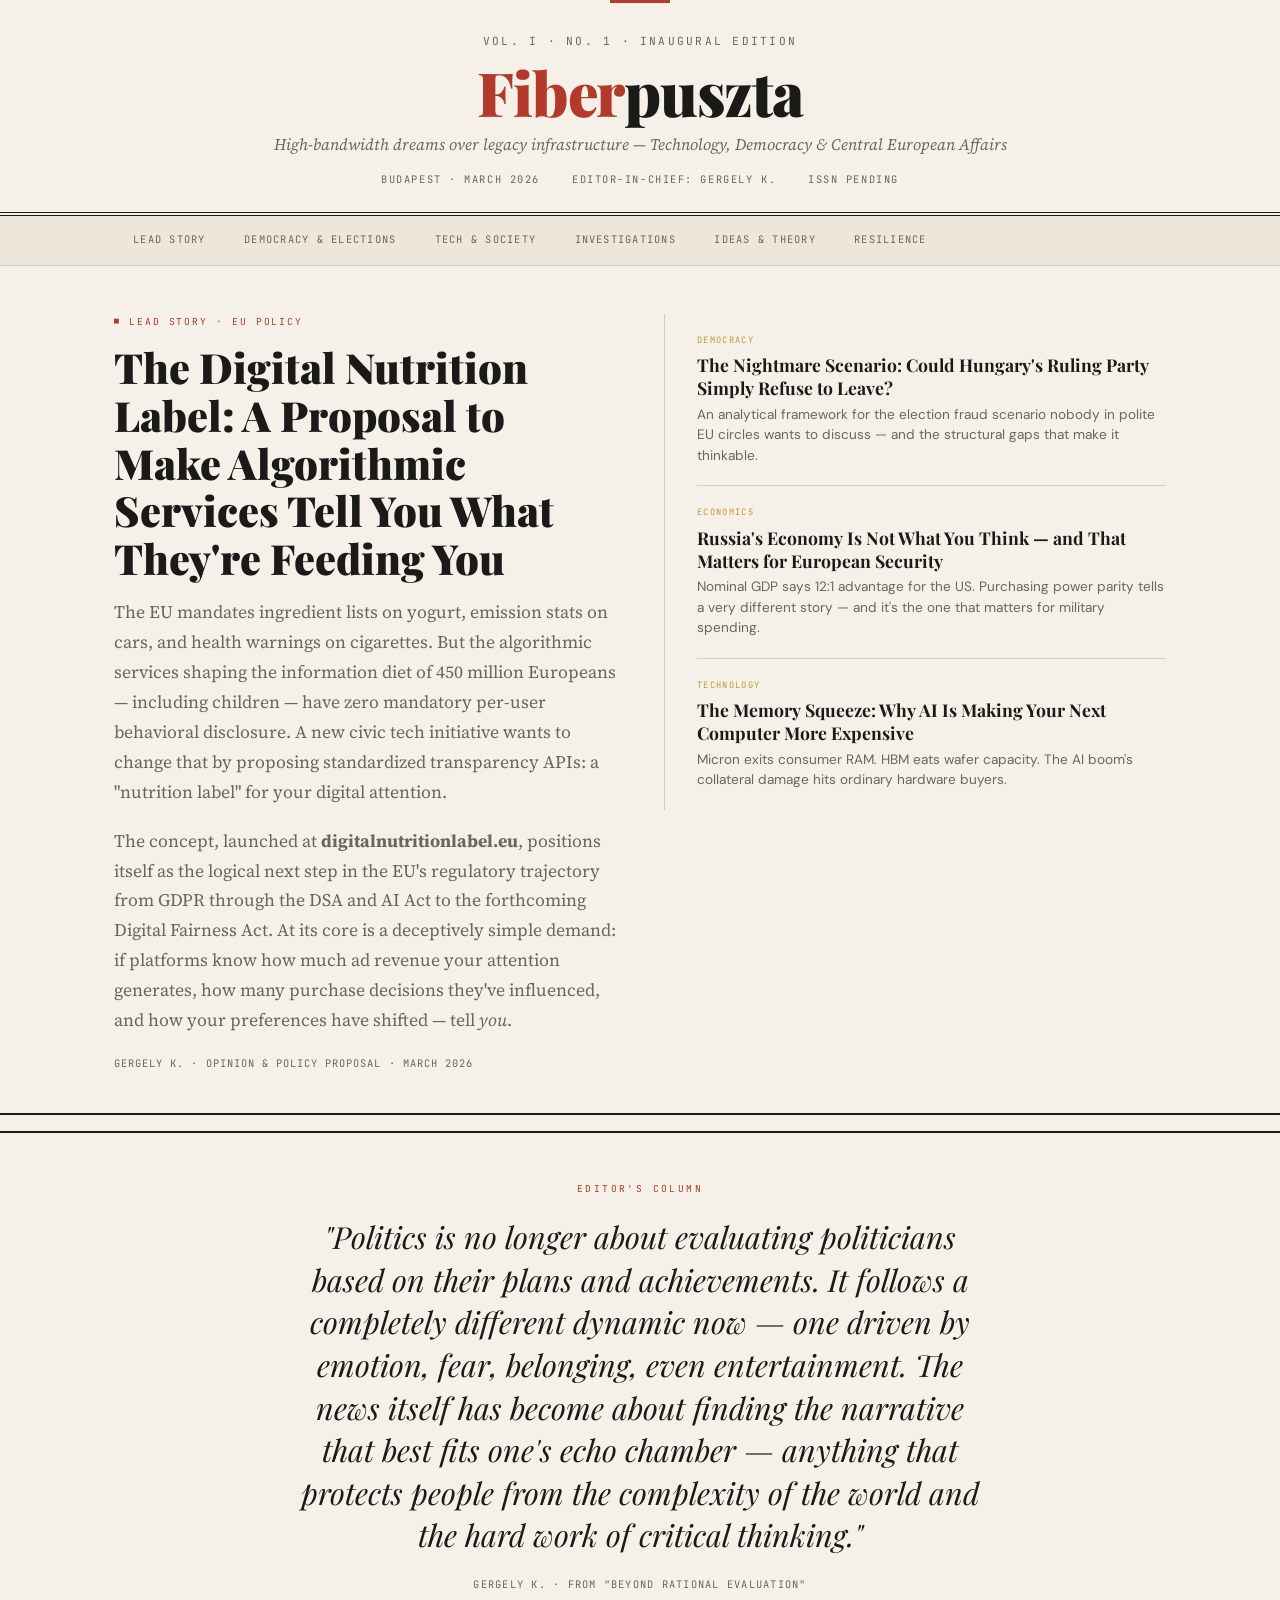
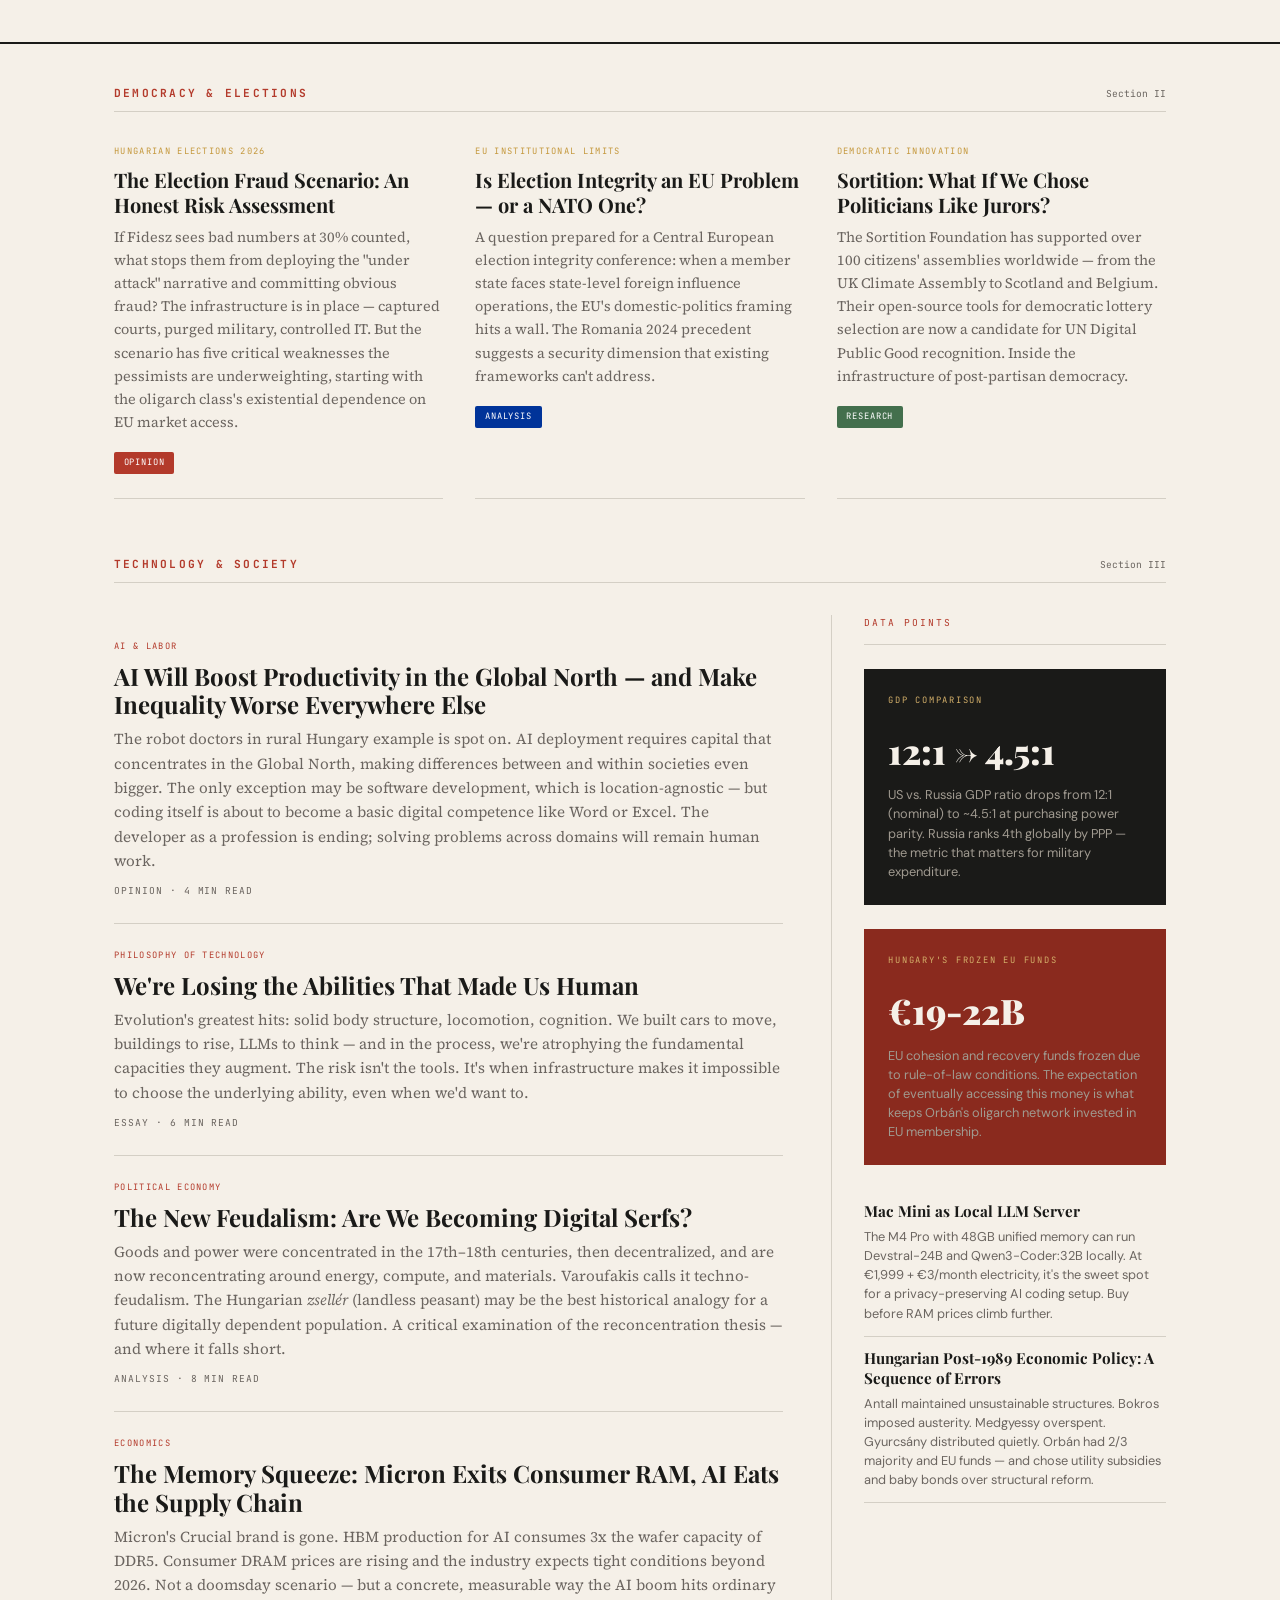
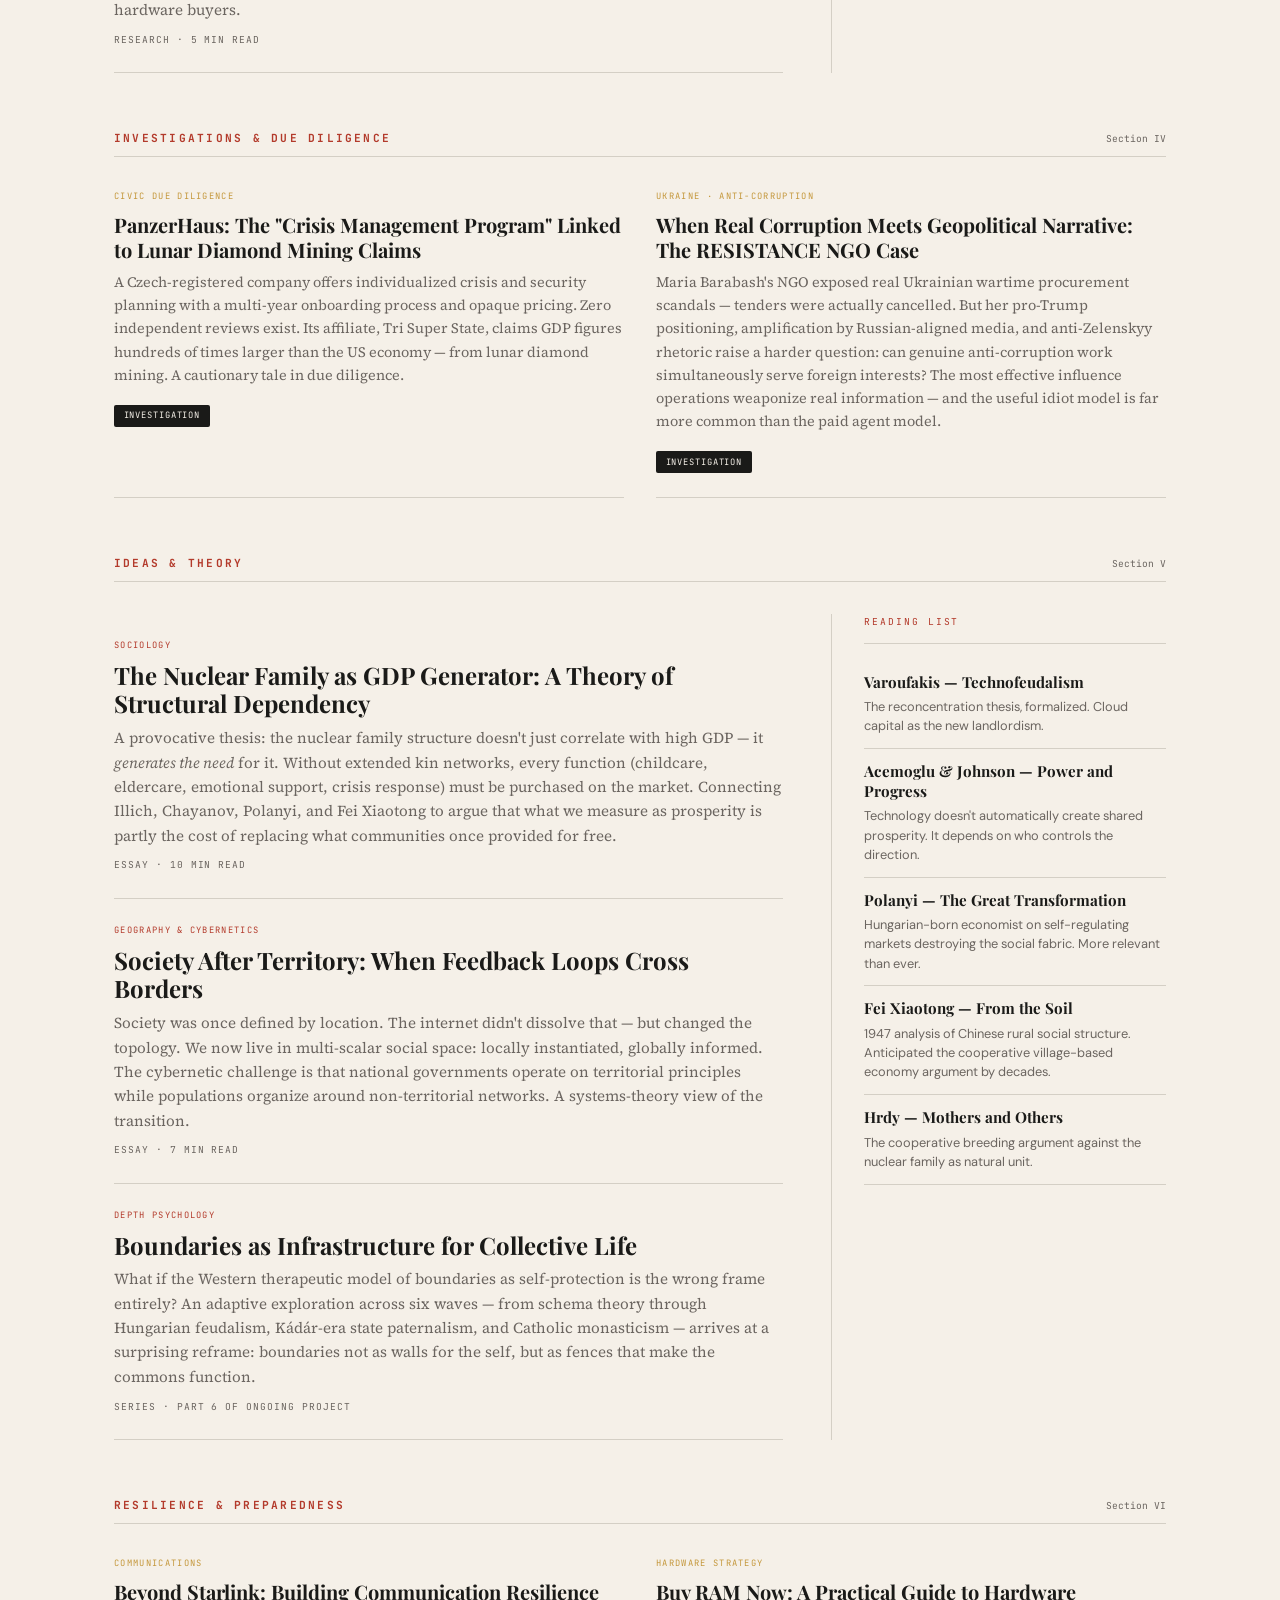
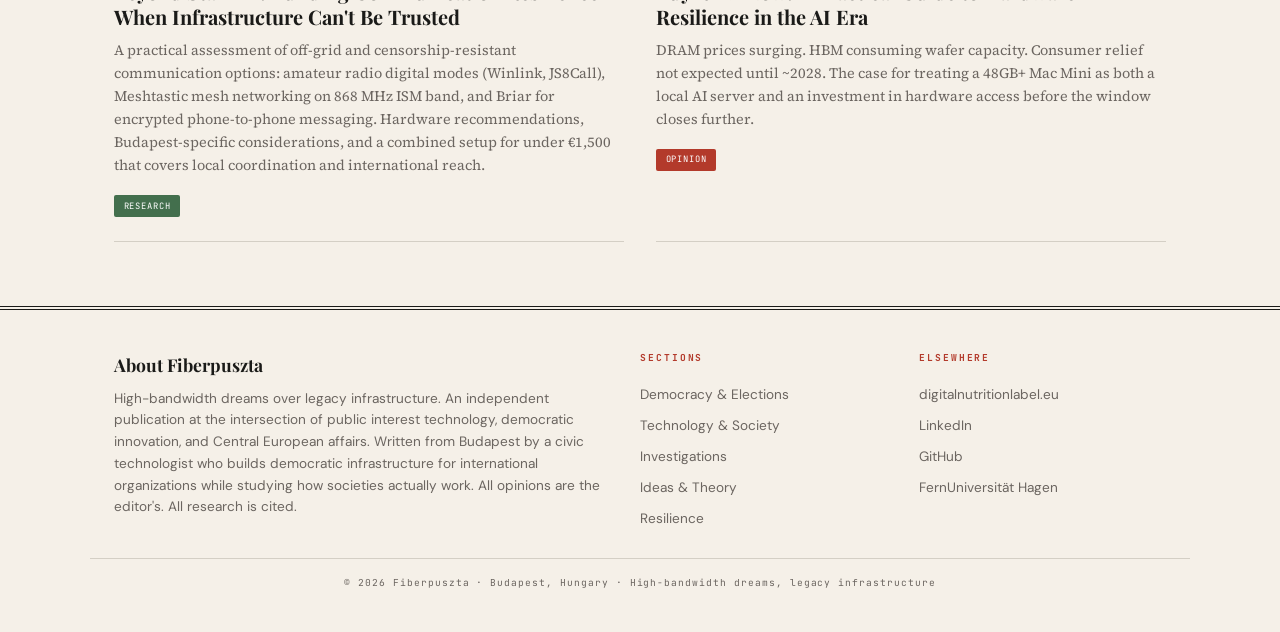
<file: index.html>
<!DOCTYPE html>
<html lang="en">
<head>
<meta charset="UTF-8">
<meta name="viewport" content="width=device-width, initial-scale=1.0">
<title>Fiberpuszta — Public Interest Technology & Democratic Futures</title>
<link href="https://fonts.googleapis.com/css2?family=Playfair+Display:ital,wght@0,400;0,700;0,900;1,400;1,700&family=Source+Serif+4:ital,opsz,wght@0,8..60,300;0,8..60,400;0,8..60,600;1,8..60,400&family=JetBrains+Mono:wght@400;500&family=DM+Sans:ital,wght@0,400;0,500;0,700;1,400&display=swap" rel="stylesheet">
<style>
  :root {
    --ink: #1a1a18;
    --paper: #f5f0e8;
    --paper-alt: #ede7db;
    --accent: #b33a2b;
    --accent-dark: #8a2a1e;
    --gold: #c4973b;
    --gold-muted: #d4b06a;
    --muted: #6b6560;
    --light-rule: #d4cfc5;
    --section-bg: #faf7f2;
    --tag-bg: #e8e2d6;
    --tag-text: #5a554e;
    --eu-blue: #003399;
    --eu-blue-light: #4466aa;
    --hu-red: #c8102e;
    --hu-green: #436f4d;
  }

  * { margin: 0; padding: 0; box-sizing: border-box; }

  body {
    font-family: 'DM Sans', sans-serif;
    background: var(--paper);
    color: var(--ink);
    line-height: 1.7;
    -webkit-font-smoothing: antialiased;
  }

  /* === MASTHEAD === */
  .masthead {
    border-bottom: 4px double var(--ink);
    padding: 2rem 0 1.5rem;
    text-align: center;
    position: relative;
  }
  .masthead::before {
    content: '';
    position: absolute;
    top: 0;
    left: 50%;
    transform: translateX(-50%);
    width: 60px;
    height: 3px;
    background: var(--accent);
  }
  .masthead-inner {
    max-width: 900px;
    margin: 0 auto;
    padding: 0 1.5rem;
  }
  .edition-line {
    font-family: 'JetBrains Mono', monospace;
    font-size: 0.7rem;
    letter-spacing: 0.2em;
    text-transform: uppercase;
    color: var(--muted);
    margin-bottom: 0.5rem;
  }
  .masthead h1 {
    font-family: 'Playfair Display', serif;
    font-size: clamp(2.2rem, 5vw, 3.8rem);
    font-weight: 900;
    letter-spacing: -0.02em;
    line-height: 1.1;
    margin-bottom: 0.3rem;
  }
  .masthead h1 span {
    color: var(--accent);
  }
  .masthead-subtitle {
    font-family: 'Source Serif 4', serif;
    font-size: 1rem;
    font-style: italic;
    color: var(--muted);
    margin-bottom: 0.8rem;
  }
  .masthead-meta {
    font-family: 'JetBrains Mono', monospace;
    font-size: 0.65rem;
    letter-spacing: 0.15em;
    text-transform: uppercase;
    color: var(--muted);
    display: flex;
    justify-content: center;
    gap: 2rem;
    flex-wrap: wrap;
  }

  /* === NAV === */
  .section-nav {
    border-bottom: 1px solid var(--light-rule);
    background: var(--paper-alt);
    position: sticky;
    top: 0;
    z-index: 100;
  }
  .section-nav-inner {
    max-width: 1100px;
    margin: 0 auto;
    padding: 0 1.5rem;
    display: flex;
    gap: 0;
    overflow-x: auto;
    -webkit-overflow-scrolling: touch;
  }
  .section-nav a {
    font-family: 'JetBrains Mono', monospace;
    font-size: 0.65rem;
    letter-spacing: 0.12em;
    text-transform: uppercase;
    text-decoration: none;
    color: var(--muted);
    padding: 0.9rem 1.2rem;
    white-space: nowrap;
    border-bottom: 2px solid transparent;
    transition: all 0.2s;
  }
  .section-nav a:hover,
  .section-nav a.active {
    color: var(--ink);
    border-bottom-color: var(--accent);
  }

  /* === LAYOUT === */
  .container {
    max-width: 1100px;
    margin: 0 auto;
    padding: 0 1.5rem;
  }

  /* === HERO / LEAD STORY === */
  .hero-section {
    padding: 3rem 0 2.5rem;
    border-bottom: 2px solid var(--ink);
  }
  .hero-grid {
    display: grid;
    grid-template-columns: 1fr 1fr;
    gap: 3rem;
    align-items: start;
  }
  .hero-label {
    font-family: 'JetBrains Mono', monospace;
    font-size: 0.6rem;
    letter-spacing: 0.2em;
    text-transform: uppercase;
    color: var(--accent);
    margin-bottom: 0.8rem;
    display: flex;
    align-items: center;
    gap: 0.5rem;
  }
  .hero-label::before {
    content: '■';
    font-size: 0.5rem;
  }
  .hero-title {
    font-family: 'Playfair Display', serif;
    font-size: clamp(1.8rem, 3.5vw, 2.6rem);
    font-weight: 900;
    line-height: 1.15;
    margin-bottom: 1rem;
  }
  .hero-deck {
    font-family: 'Source Serif 4', serif;
    font-size: 1.1rem;
    color: var(--muted);
    line-height: 1.7;
    margin-bottom: 1.2rem;
  }
  .hero-byline {
    font-family: 'JetBrains Mono', monospace;
    font-size: 0.65rem;
    letter-spacing: 0.1em;
    text-transform: uppercase;
    color: var(--muted);
  }
  .hero-sidebar {
    border-left: 1px solid var(--light-rule);
    padding-left: 2rem;
  }
  .sidebar-item {
    padding: 1.2rem 0;
    border-bottom: 1px solid var(--light-rule);
  }
  .sidebar-item:last-child { border-bottom: none; }
  .sidebar-tag {
    font-family: 'JetBrains Mono', monospace;
    font-size: 0.55rem;
    letter-spacing: 0.15em;
    text-transform: uppercase;
    color: var(--gold);
    margin-bottom: 0.4rem;
  }
  .sidebar-title {
    font-family: 'Playfair Display', serif;
    font-size: 1.1rem;
    font-weight: 700;
    line-height: 1.3;
    margin-bottom: 0.3rem;
  }
  .sidebar-excerpt {
    font-size: 0.85rem;
    color: var(--muted);
    line-height: 1.5;
  }

  /* === SECTION DIVIDER === */
  .section-divider {
    padding: 1.5rem 0 0.5rem;
    border-bottom: 1px solid var(--light-rule);
    display: flex;
    align-items: baseline;
    justify-content: space-between;
  }
  .section-divider h2 {
    font-family: 'JetBrains Mono', monospace;
    font-size: 0.7rem;
    letter-spacing: 0.2em;
    text-transform: uppercase;
    color: var(--accent);
  }
  .section-divider .issue-num {
    font-family: 'JetBrains Mono', monospace;
    font-size: 0.6rem;
    color: var(--muted);
  }

  /* === ARTICLE CARDS === */
  .articles-grid {
    display: grid;
    grid-template-columns: repeat(3, 1fr);
    gap: 2rem;
    padding: 2rem 0;
  }
  .article-card {
    border-bottom: 1px solid var(--light-rule);
    padding-bottom: 1.5rem;
  }
  .article-card .card-tag {
    font-family: 'JetBrains Mono', monospace;
    font-size: 0.55rem;
    letter-spacing: 0.15em;
    text-transform: uppercase;
    color: var(--gold);
    margin-bottom: 0.5rem;
  }
  .article-card h3 {
    font-family: 'Playfair Display', serif;
    font-size: 1.25rem;
    font-weight: 700;
    line-height: 1.25;
    margin-bottom: 0.6rem;
  }
  .article-card .card-deck {
    font-family: 'Source Serif 4', serif;
    font-size: 0.9rem;
    color: var(--muted);
    line-height: 1.6;
    margin-bottom: 0.8rem;
  }
  .article-card .card-type {
    display: inline-block;
    font-family: 'JetBrains Mono', monospace;
    font-size: 0.55rem;
    letter-spacing: 0.1em;
    text-transform: uppercase;
    padding: 0.2rem 0.6rem;
    border-radius: 2px;
    background: var(--tag-bg);
    color: var(--tag-text);
  }
  .card-type.opinion { background: var(--accent); color: white; }
  .card-type.analysis { background: var(--eu-blue); color: white; }
  .card-type.research { background: var(--hu-green); color: white; }
  .card-type.investigation { background: var(--ink); color: var(--paper); }

  /* === FEATURED OPINION (full-width) === */
  .featured-opinion {
    padding: 3rem 0;
    border-top: 2px solid var(--ink);
    border-bottom: 2px solid var(--ink);
    margin: 1rem 0;
  }
  .fo-inner {
    max-width: 680px;
    margin: 0 auto;
    text-align: center;
  }
  .fo-label {
    font-family: 'JetBrains Mono', monospace;
    font-size: 0.6rem;
    letter-spacing: 0.25em;
    text-transform: uppercase;
    color: var(--accent);
    margin-bottom: 1.2rem;
  }
  .fo-quote {
    font-family: 'Playfair Display', serif;
    font-size: clamp(1.4rem, 2.5vw, 1.9rem);
    font-style: italic;
    line-height: 1.4;
    margin-bottom: 1.2rem;
  }
  .fo-attribution {
    font-family: 'JetBrains Mono', monospace;
    font-size: 0.65rem;
    letter-spacing: 0.12em;
    text-transform: uppercase;
    color: var(--muted);
  }

  /* === TWO-COL LAYOUT === */
  .two-col {
    display: grid;
    grid-template-columns: 2fr 1fr;
    gap: 3rem;
    padding: 2rem 0;
  }

  /* === LONG-FORM ARTICLE PREVIEW === */
  .longform-preview {
    padding: 1.5rem 0;
    border-bottom: 1px solid var(--light-rule);
  }
  .longform-preview .lf-tag {
    font-family: 'JetBrains Mono', monospace;
    font-size: 0.55rem;
    letter-spacing: 0.15em;
    text-transform: uppercase;
    color: var(--accent);
    margin-bottom: 0.5rem;
  }
  .longform-preview h3 {
    font-family: 'Playfair Display', serif;
    font-size: 1.5rem;
    font-weight: 700;
    line-height: 1.2;
    margin-bottom: 0.5rem;
  }
  .longform-preview .lf-deck {
    font-family: 'Source Serif 4', serif;
    font-size: 0.95rem;
    color: var(--muted);
    line-height: 1.6;
    margin-bottom: 0.6rem;
  }
  .longform-preview .lf-meta {
    font-family: 'JetBrains Mono', monospace;
    font-size: 0.6rem;
    color: var(--muted);
    letter-spacing: 0.1em;
    text-transform: uppercase;
  }

  /* === SIDEBAR COLUMN === */
  .sidebar-col {
    border-left: 1px solid var(--light-rule);
    padding-left: 2rem;
  }
  .sidebar-section-title {
    font-family: 'JetBrains Mono', monospace;
    font-size: 0.6rem;
    letter-spacing: 0.2em;
    text-transform: uppercase;
    color: var(--accent);
    padding-bottom: 0.8rem;
    border-bottom: 1px solid var(--light-rule);
    margin-bottom: 1rem;
  }
  .sidebar-brief {
    padding: 0.8rem 0;
    border-bottom: 1px solid var(--light-rule);
  }
  .sidebar-brief h4 {
    font-family: 'Playfair Display', serif;
    font-size: 0.95rem;
    font-weight: 700;
    line-height: 1.3;
    margin-bottom: 0.3rem;
  }
  .sidebar-brief p {
    font-size: 0.8rem;
    color: var(--muted);
    line-height: 1.5;
  }

  /* === DATA BOX === */
  .data-box {
    background: var(--ink);
    color: var(--paper);
    padding: 1.5rem;
    margin: 1.5rem 0;
  }
  .data-box .db-label {
    font-family: 'JetBrains Mono', monospace;
    font-size: 0.55rem;
    letter-spacing: 0.2em;
    text-transform: uppercase;
    color: var(--gold-muted);
    margin-bottom: 0.8rem;
  }
  .data-box .db-stat {
    font-family: 'Playfair Display', serif;
    font-size: 2.2rem;
    font-weight: 900;
    margin-bottom: 0.3rem;
  }
  .data-box .db-context {
    font-size: 0.8rem;
    color: #a09a90;
    line-height: 1.5;
  }

  /* === FOOTER === */
  footer {
    border-top: 4px double var(--ink);
    padding: 2.5rem 0;
    margin-top: 2rem;
  }
  .footer-grid {
    display: grid;
    grid-template-columns: 2fr 1fr 1fr;
    gap: 2rem;
    max-width: 1100px;
    margin: 0 auto;
    padding: 0 1.5rem;
  }
  .footer-about h3 {
    font-family: 'Playfair Display', serif;
    font-size: 1.1rem;
    margin-bottom: 0.5rem;
  }
  .footer-about p {
    font-size: 0.85rem;
    color: var(--muted);
    line-height: 1.6;
  }
  .footer-col h4 {
    font-family: 'JetBrains Mono', monospace;
    font-size: 0.6rem;
    letter-spacing: 0.2em;
    text-transform: uppercase;
    color: var(--accent);
    margin-bottom: 0.8rem;
  }
  .footer-col a {
    display: block;
    font-size: 0.85rem;
    color: var(--muted);
    text-decoration: none;
    padding: 0.25rem 0;
    transition: color 0.2s;
  }
  .footer-col a:hover { color: var(--ink); }
  .footer-bottom {
    max-width: 1100px;
    margin: 1.5rem auto 0;
    padding: 1rem 1.5rem 0;
    border-top: 1px solid var(--light-rule);
    font-family: 'JetBrains Mono', monospace;
    font-size: 0.6rem;
    color: var(--muted);
    letter-spacing: 0.1em;
    text-align: center;
  }

  /* === RESPONSIVE === */
  @media (max-width: 768px) {
    .hero-grid { grid-template-columns: 1fr; gap: 2rem; }
    .hero-sidebar { border-left: none; padding-left: 0; border-top: 1px solid var(--light-rule); padding-top: 1.5rem; }
    .articles-grid { grid-template-columns: 1fr; }
    .two-col { grid-template-columns: 1fr; }
    .sidebar-col { border-left: none; padding-left: 0; border-top: 1px solid var(--light-rule); padding-top: 1.5rem; }
    .footer-grid { grid-template-columns: 1fr; }
    .masthead-meta { gap: 1rem; }
  }

  /* === LINKS === */
  .hero-title a:hover, .article-card h3 a:hover, .sidebar-title a:hover, .longform-preview h3 a:hover { text-decoration: underline; }
  .sidebar-brief h4 a { color: inherit; text-decoration: none; }
  .sidebar-brief h4 a:hover { text-decoration: underline; }

  /* === ANIMATIONS === */
  .fade-up {
    opacity: 0;
    transform: translateY(16px);
    transition: opacity 0.5s ease, transform 0.5s ease;
  }
  .fade-up.visible {
    opacity: 1;
    transform: translateY(0);
  }
</style>
</head>
<body>

<!-- MASTHEAD -->
<header class="masthead">
  <div class="masthead-inner">
    <div class="edition-line">Vol. I · No. 1 · Inaugural Edition</div>
    <h1><span>Fiber</span>puszta</h1>
    <p class="masthead-subtitle">High-bandwidth dreams over legacy infrastructure — Technology, Democracy & Central European Affairs</p>
    <div class="masthead-meta">
      <span>Budapest · March 2026</span>
      <span>Editor-in-Chief: Gergely K.</span>
      <span>ISSN Pending</span>
    </div>
  </div>
</header>

<!-- SECTION NAV -->
<nav class="section-nav">
  <div class="section-nav-inner">
    <a href="#lead" class="active">Lead Story</a>
    <a href="#democracy">Democracy & Elections</a>
    <a href="#tech-society">Tech & Society</a>
    <a href="#investigation">Investigations</a>
    <a href="#ideas">Ideas & Theory</a>
    <a href="#resilience">Resilience</a>
  </div>
</nav>

<!-- LEAD STORY -->
<section class="hero-section" id="lead">
  <div class="container">
    <div class="hero-grid">
      <div class="hero-main fade-up">
        <div class="hero-label">Lead Story · EU Policy</div>
        <h1 class="hero-title"><a href="articles/digital-nutrition-label.html" style="color:inherit;text-decoration:none">The Digital Nutrition Label: A Proposal to Make Algorithmic Services Tell You What They're Feeding You</a></h1>
        <p class="hero-deck">
          The EU mandates ingredient lists on yogurt, emission stats on cars, and health warnings on cigarettes. 
          But the algorithmic services shaping the information diet of 450 million Europeans — including children — 
          have zero mandatory per-user behavioral disclosure. A new civic tech initiative wants to change that 
          by proposing standardized transparency APIs: a "nutrition label" for your digital attention.
        </p>
        <p class="hero-deck">
          The concept, launched at <strong>digitalnutritionlabel.eu</strong>, positions itself as the logical next step 
          in the EU's regulatory trajectory from GDPR through the DSA and AI Act to the forthcoming Digital Fairness Act.
          At its core is a deceptively simple demand: if platforms know how much ad revenue your attention generates, 
          how many purchase decisions they've influenced, and how your preferences have shifted — tell <em>you</em>.
        </p>
        <div class="hero-byline">Gergely K. · Opinion & Policy Proposal · March 2026</div>
      </div>
      <div class="hero-sidebar">
        <div class="sidebar-item fade-up">
          <div class="sidebar-tag">Democracy</div>
          <div class="sidebar-title"><a href="articles/election-fraud-scenario.html" style="color:inherit;text-decoration:none">The Nightmare Scenario: Could Hungary's Ruling Party Simply Refuse to Leave?</a></div>
          <p class="sidebar-excerpt">An analytical framework for the election fraud scenario nobody in polite EU circles wants to discuss — and the structural gaps that make it thinkable.</p>
        </div>
        <div class="sidebar-item fade-up">
          <div class="sidebar-tag">Economics</div>
          <div class="sidebar-title"><a href="#" style="color:inherit;text-decoration:none">Russia's Economy Is Not What You Think — and That Matters for European Security</a></div>
          <p class="sidebar-excerpt">Nominal GDP says 12:1 advantage for the US. Purchasing power parity tells a very different story — and it's the one that matters for military spending.</p>
        </div>
        <div class="sidebar-item fade-up">
          <div class="sidebar-tag">Technology</div>
          <div class="sidebar-title"><a href="articles/ai-inequality-global-north.html" style="color:inherit;text-decoration:none">The Memory Squeeze: Why AI Is Making Your Next Computer More Expensive</a></div>
          <p class="sidebar-excerpt">Micron exits consumer RAM. HBM eats wafer capacity. The AI boom's collateral damage hits ordinary hardware buyers.</p>
        </div>
      </div>
    </div>
  </div>
</section>

<!-- FEATURED OPINION PULL QUOTE -->
<section class="featured-opinion fade-up">
  <div class="container">
    <div class="fo-inner">
      <div class="fo-label">Editor's Column</div>
      <p class="fo-quote">
        "Politics is no longer about evaluating politicians based on their plans and achievements. 
        It follows a completely different dynamic now — one driven by emotion, fear, belonging, even entertainment. 
        The news itself has become about finding the narrative that best fits one's echo chamber — 
        anything that protects people from the complexity of the world and the hard work of critical thinking."
      </p>
      <div class="fo-attribution">Gergely K. · From "Beyond Rational Evaluation"</div>
    </div>
  </div>
</section>

<!-- DEMOCRACY & ELECTIONS -->
<div class="container">
  <div class="section-divider" id="democracy">
    <h2>Democracy & Elections</h2>
    <span class="issue-num">Section II</span>
  </div>
  <div class="articles-grid">
    <div class="article-card fade-up">
      <div class="card-tag">Hungarian Elections 2026</div>
      <h3><a href="articles/election-fraud-scenario.html" style="color:inherit;text-decoration:none">The Election Fraud Scenario: An Honest Risk Assessment</a></h3>
      <p class="card-deck">
        If Fidesz sees bad numbers at 30% counted, what stops them from deploying the "under attack" narrative 
        and committing obvious fraud? The infrastructure is in place — captured courts, purged military, controlled IT. 
        But the scenario has five critical weaknesses the pessimists are underweighting, starting with the oligarch class's 
        existential dependence on EU market access.
      </p>
      <span class="card-type opinion">Opinion</span>
    </div>
    <div class="article-card fade-up">
      <div class="card-tag">EU Institutional Limits</div>
      <h3><a href="#" style="color:inherit;text-decoration:none">Is Election Integrity an EU Problem — or a NATO One?</a></h3>
      <p class="card-deck">
        A question prepared for a Central European election integrity conference: when a member state faces 
        state-level foreign influence operations, the EU's domestic-politics framing hits a wall. 
        The Romania 2024 precedent suggests a security dimension that existing frameworks can't address.
      </p>
      <span class="card-type analysis">Analysis</span>
    </div>
    <div class="article-card fade-up">
      <div class="card-tag">Democratic Innovation</div>
      <h3><a href="#" style="color:inherit;text-decoration:none">Sortition: What If We Chose Politicians Like Jurors?</a></h3>
      <p class="card-deck">
        The Sortition Foundation has supported over 100 citizens' assemblies worldwide — from the UK Climate Assembly 
        to Scotland and Belgium. Their open-source tools for democratic lottery selection are now a candidate 
        for UN Digital Public Good recognition. Inside the infrastructure of post-partisan democracy.
      </p>
      <span class="card-type research">Research</span>
    </div>
  </div>
</div>

<!-- TECH & SOCIETY -->
<div class="container">
  <div class="section-divider" id="tech-society">
    <h2>Technology & Society</h2>
    <span class="issue-num">Section III</span>
  </div>

  <div class="two-col">
    <div>
      <div class="longform-preview fade-up">
        <div class="lf-tag">AI & Labor</div>
        <h3><a href="articles/ai-inequality-global-north.html" style="color:inherit;text-decoration:none">AI Will Boost Productivity in the Global North — and Make Inequality Worse Everywhere Else</a></h3>
        <p class="lf-deck">
          The robot doctors in rural Hungary example is spot on. AI deployment requires capital that concentrates 
          in the Global North, making differences between and within societies even bigger. The only exception 
          may be software development, which is location-agnostic — but coding itself is about to become a 
          basic digital competence like Word or Excel. The developer as a profession is ending; 
          solving problems across domains will remain human work.
        </p>
        <div class="lf-meta">Opinion · 4 min read</div>
      </div>

      <div class="longform-preview fade-up">
        <div class="lf-tag">Philosophy of Technology</div>
        <h3><a href="#" style="color:inherit;text-decoration:none">We're Losing the Abilities That Made Us Human</a></h3>
        <p class="lf-deck">
          Evolution's greatest hits: solid body structure, locomotion, cognition. 
          We built cars to move, buildings to rise, LLMs to think — and in the process, 
          we're atrophying the fundamental capacities they augment. The risk isn't the tools. 
          It's when infrastructure makes it impossible to choose the underlying ability, even when we'd want to.
        </p>
        <div class="lf-meta">Essay · 6 min read</div>
      </div>

      <div class="longform-preview fade-up">
        <div class="lf-tag">Political Economy</div>
        <h3><a href="articles/techno-feudalism-digital-serfs.html" style="color:inherit;text-decoration:none">The New Feudalism: Are We Becoming Digital Serfs?</a></h3>
        <p class="lf-deck">
          Goods and power were concentrated in the 17th–18th centuries, then decentralized, 
          and are now reconcentrating around energy, compute, and materials. 
          Varoufakis calls it techno-feudalism. The Hungarian <em>zsellér</em> (landless peasant) 
          may be the best historical analogy for a future digitally dependent population. 
          A critical examination of the reconcentration thesis — and where it falls short.
        </p>
        <div class="lf-meta">Analysis · 8 min read</div>
      </div>

      <div class="longform-preview fade-up">
        <div class="lf-tag">Economics</div>
        <h3><a href="#" style="color:inherit;text-decoration:none">The Memory Squeeze: Micron Exits Consumer RAM, AI Eats the Supply Chain</a></h3>
        <p class="lf-deck">
          Micron's Crucial brand is gone. HBM production for AI consumes 3x the wafer capacity of DDR5. 
          Consumer DRAM prices are rising and the industry expects tight conditions beyond 2026.
          Not a doomsday scenario — but a concrete, measurable way the AI boom hits ordinary hardware buyers.
        </p>
        <div class="lf-meta">Research · 5 min read</div>
      </div>
    </div>

    <div class="sidebar-col">
      <div class="sidebar-section-title">Data Points</div>

      <div class="data-box">
        <div class="db-label">GDP Comparison</div>
        <div class="db-stat">12:1 → 4.5:1</div>
        <p class="db-context">US vs. Russia GDP ratio drops from 12:1 (nominal) to ~4.5:1 at purchasing power parity. Russia ranks 4th globally by PPP — the metric that matters for military expenditure.</p>
      </div>

      <div class="data-box" style="background: var(--accent-dark);">
        <div class="db-label">Hungary's Frozen EU Funds</div>
        <div class="db-stat">€19-22B</div>
        <p class="db-context">EU cohesion and recovery funds frozen due to rule-of-law conditions. The expectation of eventually accessing this money is what keeps Orbán's oligarch network invested in EU membership.</p>
      </div>

      <div class="sidebar-brief">
        <h4>Mac Mini as Local LLM Server</h4>
        <p>The M4 Pro with 48GB unified memory can run Devstral-24B and Qwen3-Coder:32B locally. At €1,999 + €3/month electricity, it's the sweet spot for a privacy-preserving AI coding setup. Buy before RAM prices climb further.</p>
      </div>

      <div class="sidebar-brief">
        <h4>Hungarian Post-1989 Economic Policy: A Sequence of Errors</h4>
        <p>Antall maintained unsustainable structures. Bokros imposed austerity. Medgyessy overspent. Gyurcsány distributed quietly. Orbán had 2/3 majority and EU funds — and chose utility subsidies and baby bonds over structural reform.</p>
      </div>
    </div>
  </div>
</div>

<!-- INVESTIGATIONS -->
<div class="container">
  <div class="section-divider" id="investigation">
    <h2>Investigations & Due Diligence</h2>
    <span class="issue-num">Section IV</span>
  </div>
  <div class="articles-grid" style="grid-template-columns: 1fr 1fr;">
    <div class="article-card fade-up">
      <div class="card-tag">Civic Due Diligence</div>
      <h3><a href="articles/panzerhaus-investigation.html" style="color:inherit;text-decoration:none">PanzerHaus: The "Crisis Management Program" Linked to Lunar Diamond Mining Claims</a></h3>
      <p class="card-deck">
        A Czech-registered company offers individualized crisis and security planning with a multi-year onboarding process 
        and opaque pricing. Zero independent reviews exist. Its affiliate, Tri Super State, claims GDP figures 
        hundreds of times larger than the US economy — from lunar diamond mining. A cautionary tale in due diligence.
      </p>
      <span class="card-type investigation">Investigation</span>
    </div>
    <div class="article-card fade-up">
      <div class="card-tag">Ukraine · Anti-Corruption</div>
      <h3><a href="articles/resistance-ngo-ukraine.html" style="color:inherit;text-decoration:none">When Real Corruption Meets Geopolitical Narrative: The RESISTANCE NGO Case</a></h3>
      <p class="card-deck">
        Maria Barabash's NGO exposed real Ukrainian wartime procurement scandals — tenders were actually cancelled. 
        But her pro-Trump positioning, amplification by Russian-aligned media, and anti-Zelenskyy rhetoric 
        raise a harder question: can genuine anti-corruption work simultaneously serve foreign interests? 
        The most effective influence operations weaponize real information — and the useful idiot model 
        is far more common than the paid agent model.
      </p>
      <span class="card-type investigation">Investigation</span>
    </div>
  </div>
</div>

<!-- IDEAS & THEORY -->
<div class="container">
  <div class="section-divider" id="ideas">
    <h2>Ideas & Theory</h2>
    <span class="issue-num">Section V</span>
  </div>

  <div class="two-col">
    <div>
      <div class="longform-preview fade-up">
        <div class="lf-tag">Sociology</div>
        <h3><a href="articles/nuclear-family-gdp.html" style="color:inherit;text-decoration:none">The Nuclear Family as GDP Generator: A Theory of Structural Dependency</a></h3>
        <p class="lf-deck">
          A provocative thesis: the nuclear family structure doesn't just correlate with high GDP — it 
          <em>generates the need</em> for it. Without extended kin networks, every function (childcare, eldercare, 
          emotional support, crisis response) must be purchased on the market. Connecting Illich, Chayanov, 
          Polanyi, and Fei Xiaotong to argue that what we measure as prosperity 
          is partly the cost of replacing what communities once provided for free.
        </p>
        <div class="lf-meta">Essay · 10 min read</div>
      </div>

      <div class="longform-preview fade-up">
        <div class="lf-tag">Geography & Cybernetics</div>
        <h3><a href="#" style="color:inherit;text-decoration:none">Society After Territory: When Feedback Loops Cross Borders</a></h3>
        <p class="lf-deck">
          Society was once defined by location. The internet didn't dissolve that — but changed the topology. 
          We now live in multi-scalar social space: locally instantiated, globally informed. 
          The cybernetic challenge is that national governments operate on territorial principles 
          while populations organize around non-territorial networks. A systems-theory view of the transition.
        </p>
        <div class="lf-meta">Essay · 7 min read</div>
      </div>

      <div class="longform-preview fade-up">
        <div class="lf-tag">Depth Psychology</div>
        <h3><a href="#" style="color:inherit;text-decoration:none">Boundaries as Infrastructure for Collective Life</a></h3>
        <p class="lf-deck">
          What if the Western therapeutic model of boundaries as self-protection is the wrong frame entirely? 
          An adaptive exploration across six waves — from schema theory through Hungarian feudalism, 
          Kádár-era state paternalism, and Catholic monasticism — arrives at a surprising reframe: 
          boundaries not as walls for the self, but as fences that make the commons function.
        </p>
        <div class="lf-meta">Series · Part 6 of ongoing project</div>
      </div>
    </div>

    <div class="sidebar-col">
      <div class="sidebar-section-title">Reading List</div>
      <div class="sidebar-brief">
        <h4>Varoufakis — Technofeudalism</h4>
        <p>The reconcentration thesis, formalized. Cloud capital as the new landlordism.</p>
      </div>
      <div class="sidebar-brief">
        <h4>Acemoglu & Johnson — Power and Progress</h4>
        <p>Technology doesn't automatically create shared prosperity. It depends on who controls the direction.</p>
      </div>
      <div class="sidebar-brief">
        <h4>Polanyi — The Great Transformation</h4>
        <p>Hungarian-born economist on self-regulating markets destroying the social fabric. More relevant than ever.</p>
      </div>
      <div class="sidebar-brief">
        <h4>Fei Xiaotong — From the Soil</h4>
        <p>1947 analysis of Chinese rural social structure. Anticipated the cooperative village-based economy argument by decades.</p>
      </div>
      <div class="sidebar-brief">
        <h4>Hrdy — Mothers and Others</h4>
        <p>The cooperative breeding argument against the nuclear family as natural unit.</p>
      </div>
    </div>
  </div>
</div>

<!-- RESILIENCE -->
<div class="container">
  <div class="section-divider" id="resilience">
    <h2>Resilience & Preparedness</h2>
    <span class="issue-num">Section VI</span>
  </div>
  <div class="articles-grid" style="grid-template-columns: 1fr 1fr;">
    <div class="article-card fade-up">
      <div class="card-tag">Communications</div>
      <h3><a href="articles/communication-resilience.html" style="color:inherit;text-decoration:none">Beyond Starlink: Building Communication Resilience When Infrastructure Can't Be Trusted</a></h3>
      <p class="card-deck">
        A practical assessment of off-grid and censorship-resistant communication options: 
        amateur radio digital modes (Winlink, JS8Call), Meshtastic mesh networking on 868 MHz ISM band, 
        and Briar for encrypted phone-to-phone messaging. Hardware recommendations, Budapest-specific considerations, 
        and a combined setup for under €1,500 that covers local coordination and international reach.
      </p>
      <span class="card-type research">Research</span>
    </div>
    <div class="article-card fade-up">
      <div class="card-tag">Hardware Strategy</div>
      <h3><a href="#" style="color:inherit;text-decoration:none">Buy RAM Now: A Practical Guide to Hardware Resilience in the AI Era</a></h3>
      <p class="card-deck">
        DRAM prices surging. HBM consuming wafer capacity. Consumer relief not expected until ~2028. 
        The case for treating a 48GB+ Mac Mini as both a local AI server and an investment 
        in hardware access before the window closes further.
      </p>
      <span class="card-type opinion">Opinion</span>
    </div>
  </div>
</div>

<!-- FOOTER -->
<footer>
  <div class="footer-grid">
    <div class="footer-about">
      <h3>About Fiberpuszta</h3>
      <p>
        High-bandwidth dreams over legacy infrastructure. An independent publication at the intersection 
        of public interest technology, democratic innovation, and Central European affairs. 
        Written from Budapest by a civic technologist who builds democratic infrastructure 
        for international organizations while studying how societies actually work. 
        All opinions are the editor's. All research is cited.
      </p>
    </div>
    <div class="footer-col">
      <h4>Sections</h4>
      <a href="#">Democracy & Elections</a>
      <a href="#">Technology & Society</a>
      <a href="#">Investigations</a>
      <a href="#">Ideas & Theory</a>
      <a href="#">Resilience</a>
    </div>
    <div class="footer-col">
      <h4>Elsewhere</h4>
      <a href="#">digitalnutritionlabel.eu</a>
      <a href="#">LinkedIn</a>
      <a href="#">GitHub</a>
      <a href="#">FernUniversität Hagen</a>
    </div>
  </div>
  <div class="footer-bottom">
    © 2026 Fiberpuszta · Budapest, Hungary · High-bandwidth dreams, legacy infrastructure
  </div>
</footer>

<script>
const observer = new IntersectionObserver((entries) => {
  entries.forEach(entry => {
    if (entry.isIntersecting) {
      entry.target.classList.add('visible');
    }
  });
}, { threshold: 0.08, rootMargin: '0px 0px -30px 0px' });

document.querySelectorAll('.fade-up').forEach(el => observer.observe(el));

// Smooth scroll for nav
document.querySelectorAll('.section-nav a').forEach(link => {
  link.addEventListener('click', (e) => {
    const href = link.getAttribute('href');
    if (href.startsWith('#')) {
      e.preventDefault();
      document.querySelector(href)?.scrollIntoView({ behavior: 'smooth', block: 'start' });
      document.querySelectorAll('.section-nav a').forEach(a => a.classList.remove('active'));
      link.classList.add('active');
    }
  });
});

// Update active nav on scroll
const sections = document.querySelectorAll('[id]');
const navLinks = document.querySelectorAll('.section-nav a');
window.addEventListener('scroll', () => {
  let current = '';
  sections.forEach(section => {
    const sectionTop = section.offsetTop - 100;
    if (scrollY >= sectionTop) {
      current = section.getAttribute('id');
    }
  });
  navLinks.forEach(link => {
    link.classList.remove('active');
    if (link.getAttribute('href') === `#${current}`) {
      link.classList.add('active');
    }
  });
});
</script>

</body>
</html>
</file>
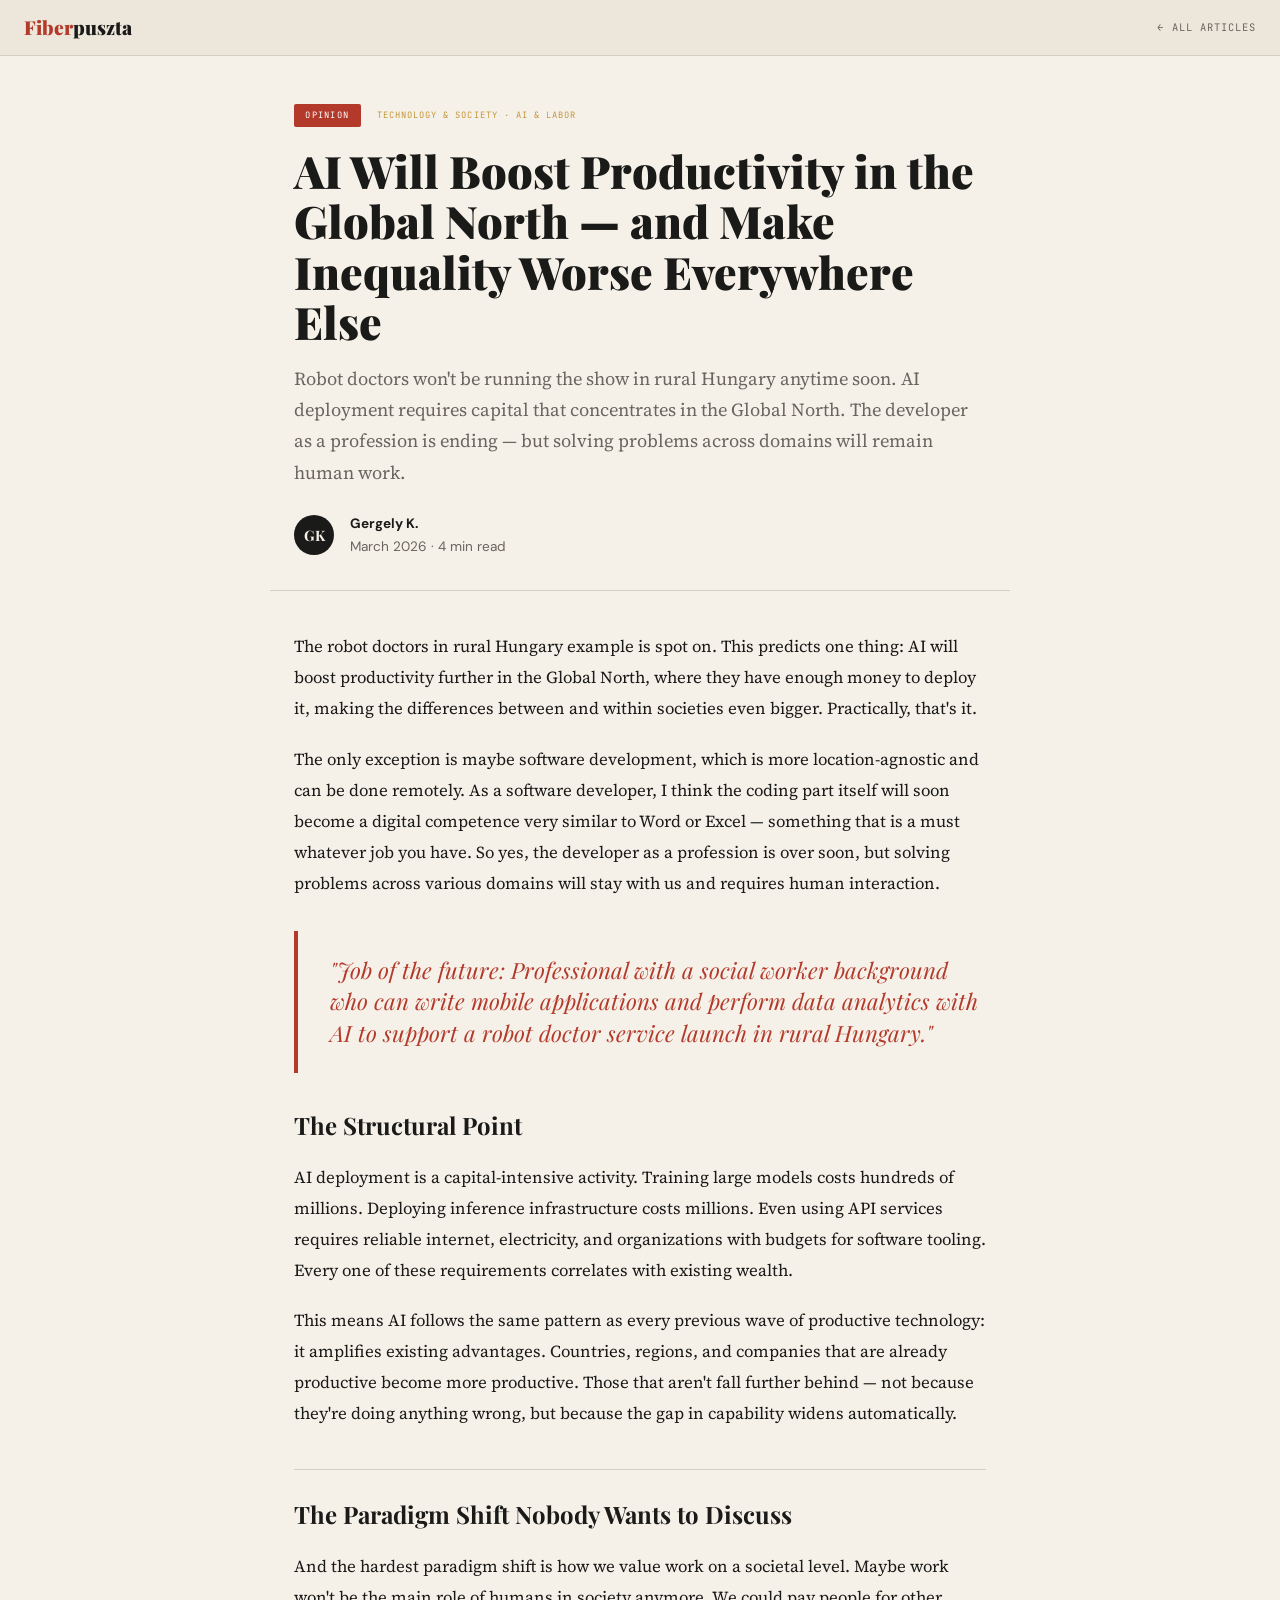
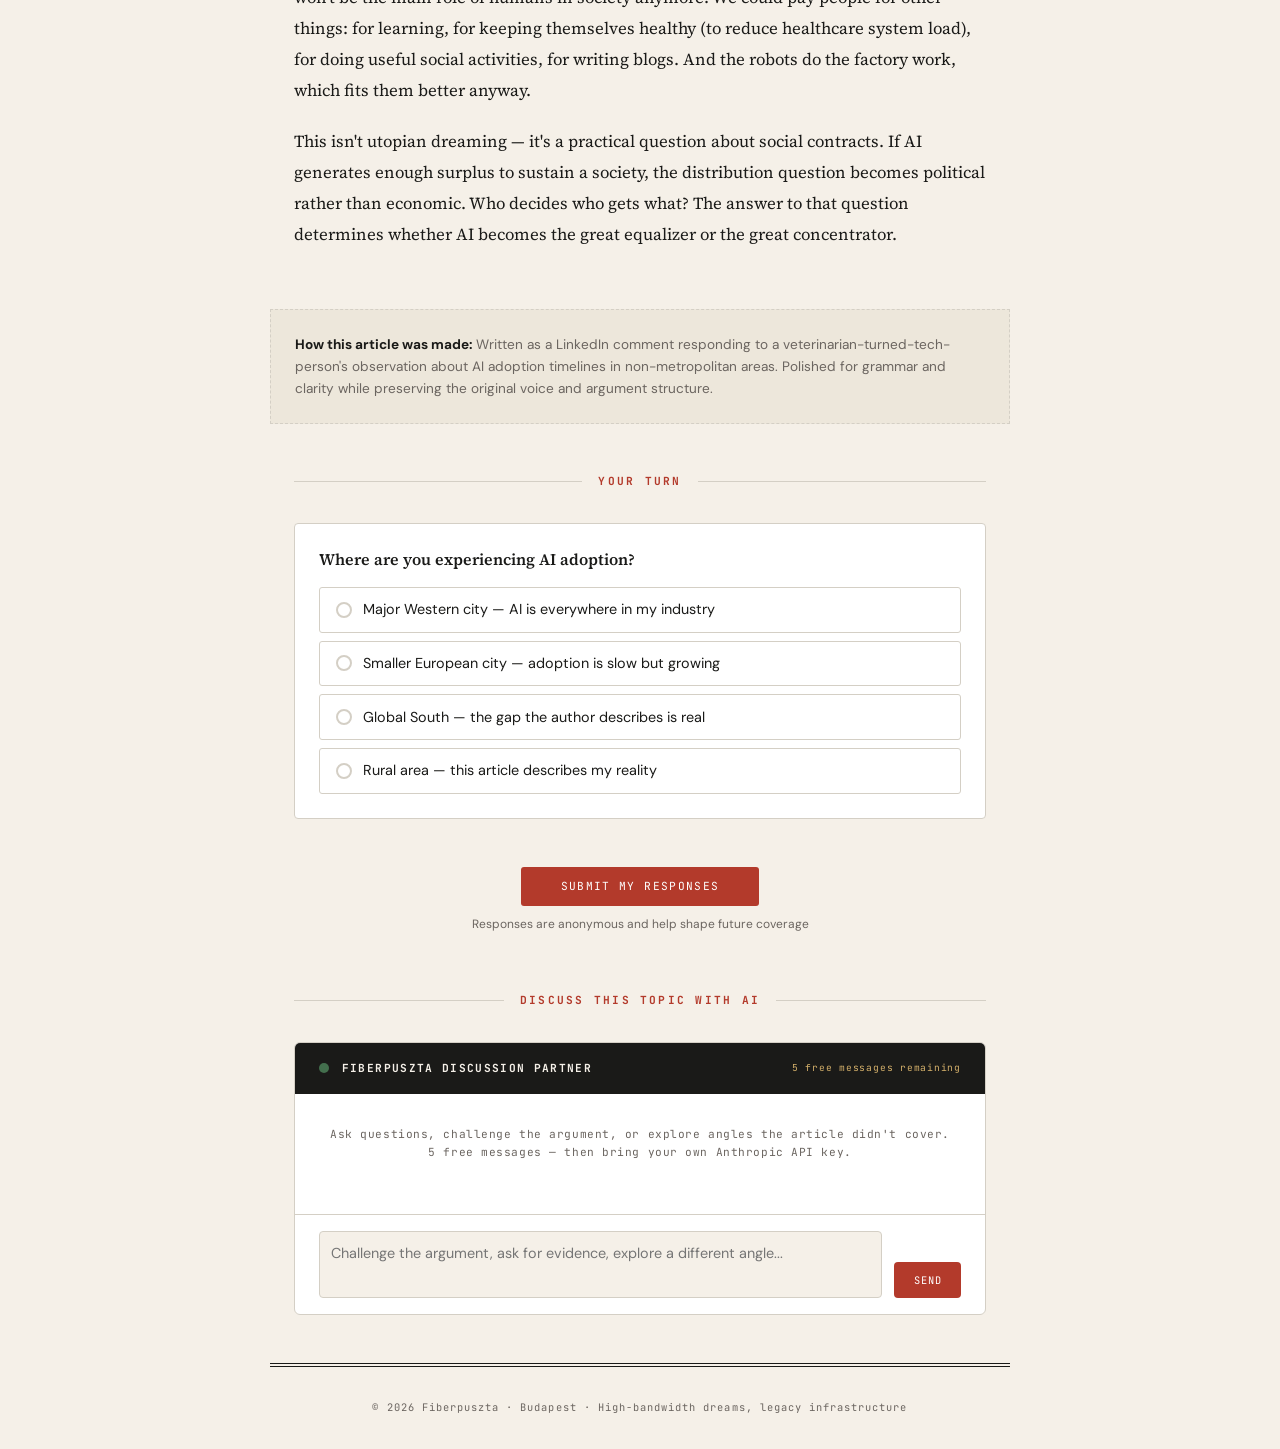
<file: articles/ai-inequality-global-north.html>
<!DOCTYPE html>
<html lang="en">
<head>
<meta charset="UTF-8">
<meta name="viewport" content="width=device-width, initial-scale=1.0">
<title>AI Will Boost Productivity in the Global North — and Make Inequality Worse Everywhere Else — Fiberpuszta</title>
<link rel="stylesheet" href="../style.css">
</head>
<body>

<div class="topbar">
  <a href="../index.html" class="topbar-brand"><span>Fiber</span>puszta</a>
  <a href="../index.html" class="topbar-back">← All articles</a>
</div>

<header class="article-header">
  <div class="article-meta-top">
    <span class="article-tag tag-opinion">Opinion</span>
    <span class="tag-section">Technology & Society · AI & Labor</span>
  </div>
  <h1>AI Will Boost Productivity in the Global North — and Make Inequality Worse Everywhere Else</h1>
  <p class="article-deck">Robot doctors won't be running the show in rural Hungary anytime soon. AI deployment requires capital that concentrates in the Global North. The developer as a profession is ending — but solving problems across domains will remain human work.</p>
  <div class="article-byline">
    <div class="byline-avatar">GK</div>
    <div class="byline-info">
      <div class="byline-name">Gergely K.</div>
      <div class="byline-date">March 2026 · 4 min read</div>
    </div>
  </div>
</header>

<article class="article-body">

  <p>The robot doctors in rural Hungary example is spot on. This predicts one thing: AI will boost productivity further in the Global North, where they have enough money to deploy it, making the differences between and within societies even bigger. Practically, that's it.</p>
  <p>The only exception is maybe software development, which is more location-agnostic and can be done remotely. As a software developer, I think the coding part itself will soon become a digital competence very similar to Word or Excel — something that is a must whatever job you have. So yes, the developer as a profession is over soon, but solving problems across various domains will stay with us and requires human interaction.</p>

  <div class="pull-quote">"Job of the future: Professional with a social worker background who can write mobile applications and perform data analytics with AI to support a robot doctor service launch in rural Hungary."</div>

  <h2>The Structural Point</h2>
  <p>AI deployment is a capital-intensive activity. Training large models costs hundreds of millions. Deploying inference infrastructure costs millions. Even using API services requires reliable internet, electricity, and organizations with budgets for software tooling. Every one of these requirements correlates with existing wealth.</p>
  <p>This means AI follows the same pattern as every previous wave of productive technology: it amplifies existing advantages. Countries, regions, and companies that are already productive become more productive. Those that aren't fall further behind — not because they're doing anything wrong, but because the gap in capability widens automatically.</p>

  <h2>The Paradigm Shift Nobody Wants to Discuss</h2>
  <p>And the hardest paradigm shift is how we value work on a societal level. Maybe work won't be the main role of humans in society anymore. We could pay people for other things: for learning, for keeping themselves healthy (to reduce healthcare system load), for doing useful social activities, for writing blogs. And the robots do the factory work, which fits them better anyway.</p>
  <p>This isn't utopian dreaming — it's a practical question about social contracts. If AI generates enough surplus to sustain a society, the distribution question becomes political rather than economic. Who decides who gets what? The answer to that question determines whether AI becomes the great equalizer or the great concentrator.</p>

</article>

<div class="origin-note">
  <strong>How this article was made:</strong> Written as a LinkedIn comment responding to a veterinarian-turned-tech-person's observation about AI adoption timelines in non-metropolitan areas. Polished for grammar and clarity while preserving the original voice and argument structure.
</div>

<div class="engage-section">
  <div class="engage-divider"><h2>Your Turn</h2></div>
  <div class="resonance-q">
      <h3>Where are you experiencing AI adoption?</h3>
      <div class="resonance-options" data-question="location"><div class="resonance-opt" onclick="selectOption(this)"><div class="dot"></div><span>Major Western city — AI is everywhere in my industry</span></div><div class="resonance-opt" onclick="selectOption(this)"><div class="dot"></div><span>Smaller European city — adoption is slow but growing</span></div><div class="resonance-opt" onclick="selectOption(this)"><div class="dot"></div><span>Global South — the gap the author describes is real</span></div><div class="resonance-opt" onclick="selectOption(this)"><div class="dot"></div><span>Rural area — this article describes my reality</span></div></div>
      
    </div>
  <div class="submit-responses">
    <button class="btn-submit-responses" onclick="submitResponses()">Submit My Responses</button>
    <p class="submit-note">Responses are anonymous and help shape future coverage</p>
  </div>
</div>

<div class="chat-section">
  <div class="engage-divider"><h2>Discuss This Topic with AI</h2></div>
  <div class="chat-container">
    <div class="chat-header">
      <div class="chat-header-left">
        <div class="chat-ai-dot"></div>
        <h3>Fiberpuszta Discussion Partner</h3>
      </div>
      <div class="chat-budget" id="budget-display">5 free messages remaining</div>
    </div>
    <div class="chat-messages" id="chat-messages">
      <div class="chat-msg system">
        Ask questions, challenge the argument, or explore angles the article didn't cover.
        5 free messages — then bring your own Anthropic API key.
      </div>
    </div>
    <div class="chat-input-area">
      <textarea id="chat-input" placeholder="Challenge the argument, ask for evidence, explore a different angle..."></textarea>
      <button class="btn-send" id="btn-send" onclick="sendMessage()">Send</button>
    </div>
    <div class="byok-section" id="byok-section">
      <p><strong>Free messages used up.</strong> Enter your Anthropic API key to continue. Stored only in your browser.</p>
      <div class="byok-row">
        <input type="password" placeholder="sk-ant-api03-..." id="byok-input">
        <button class="btn-byok" onclick="activateBYOK()">Unlock</button>
      </div>
    </div>
  </div>
</div>

<div class="article-footer">
  <p>© 2026 Fiberpuszta · Budapest · High-bandwidth dreams, legacy infrastructure</p>
</div>

<script>
window.ARTICLE_CONTEXT = "You are a discussion partner on Fiberpuszta. The reader has read a short opinion piece arguing that AI will boost productivity primarily in the Global North where capital exists to deploy it, widening gaps between and within societies. The author argues coding will become a basic competence like Word/Excel, ending 'developer' as a standalone profession, but human problem-solving across domains will persist. Challenge: is this too pessimistic about the Global South? What about open-source AI? Mobile-first leapfrogging? Be direct.";
</script>
<script src="../chat.js"></script>
</body>
</html>
</file>
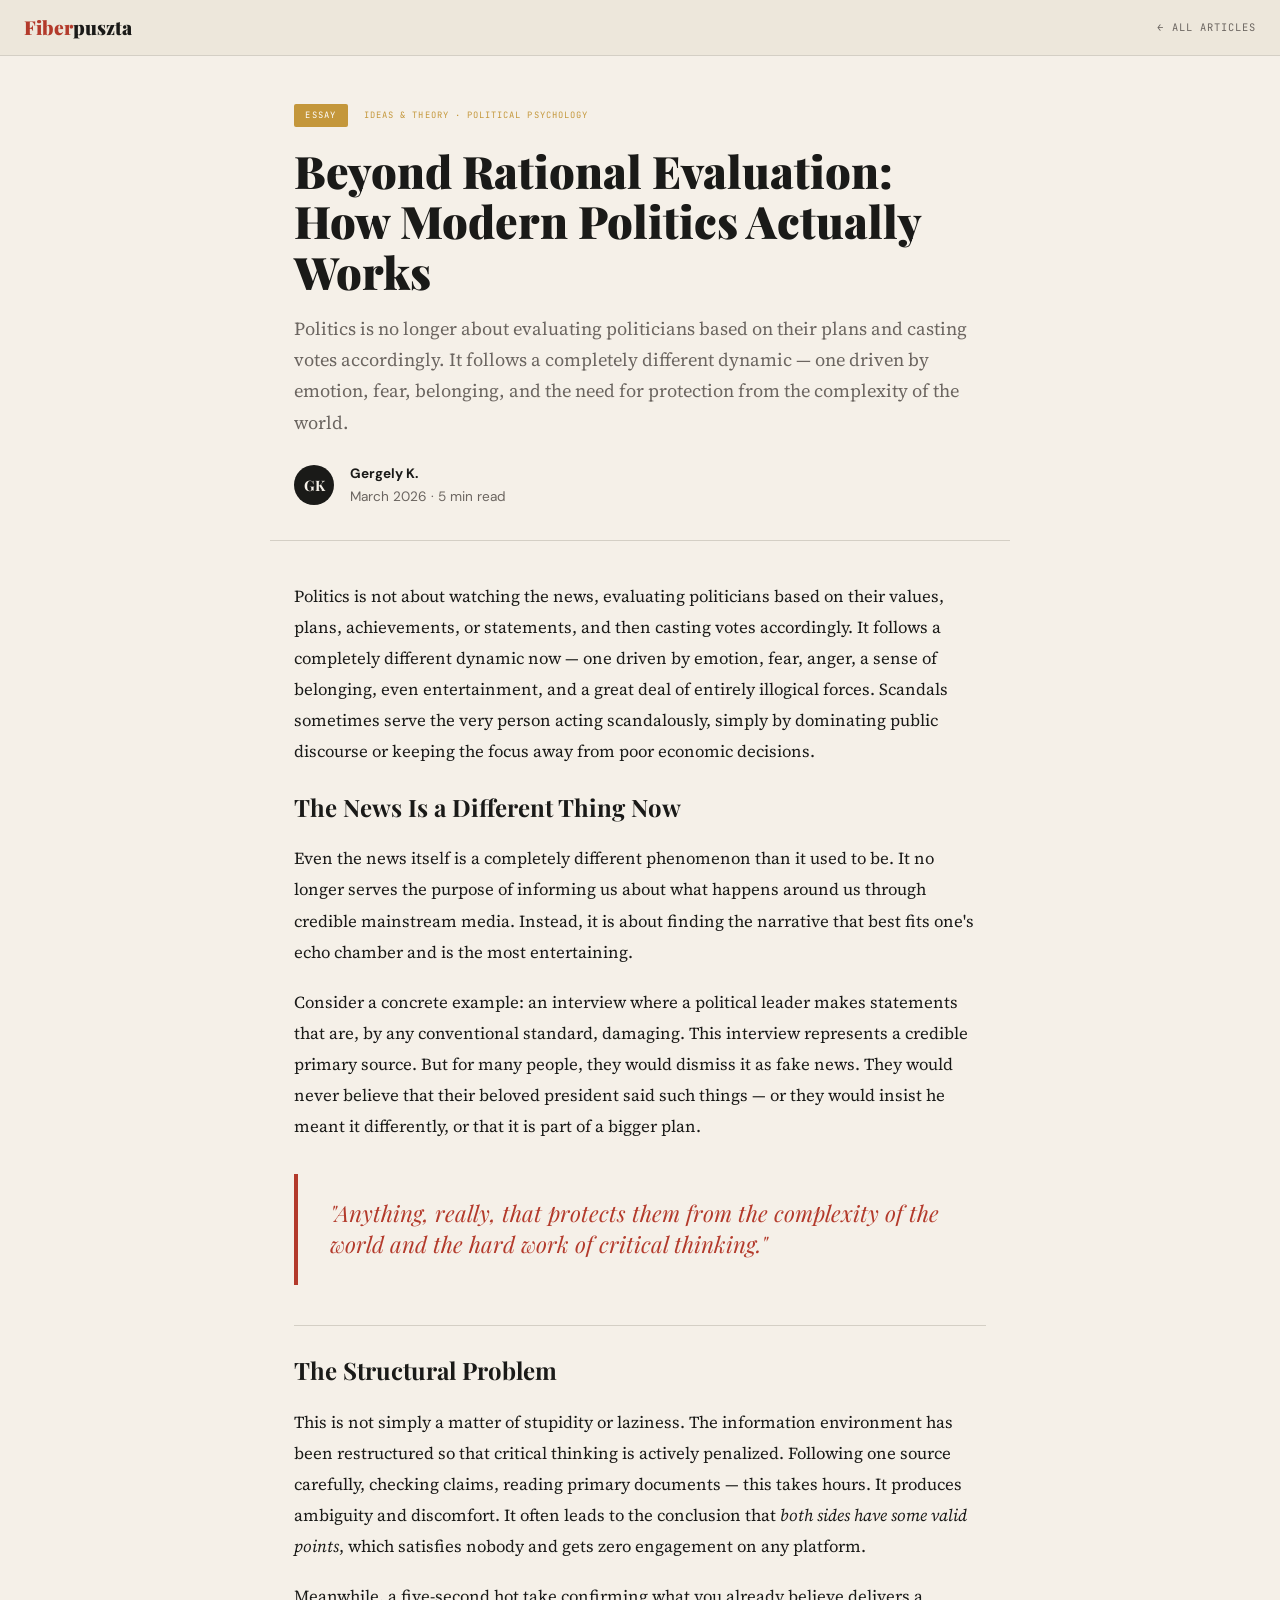
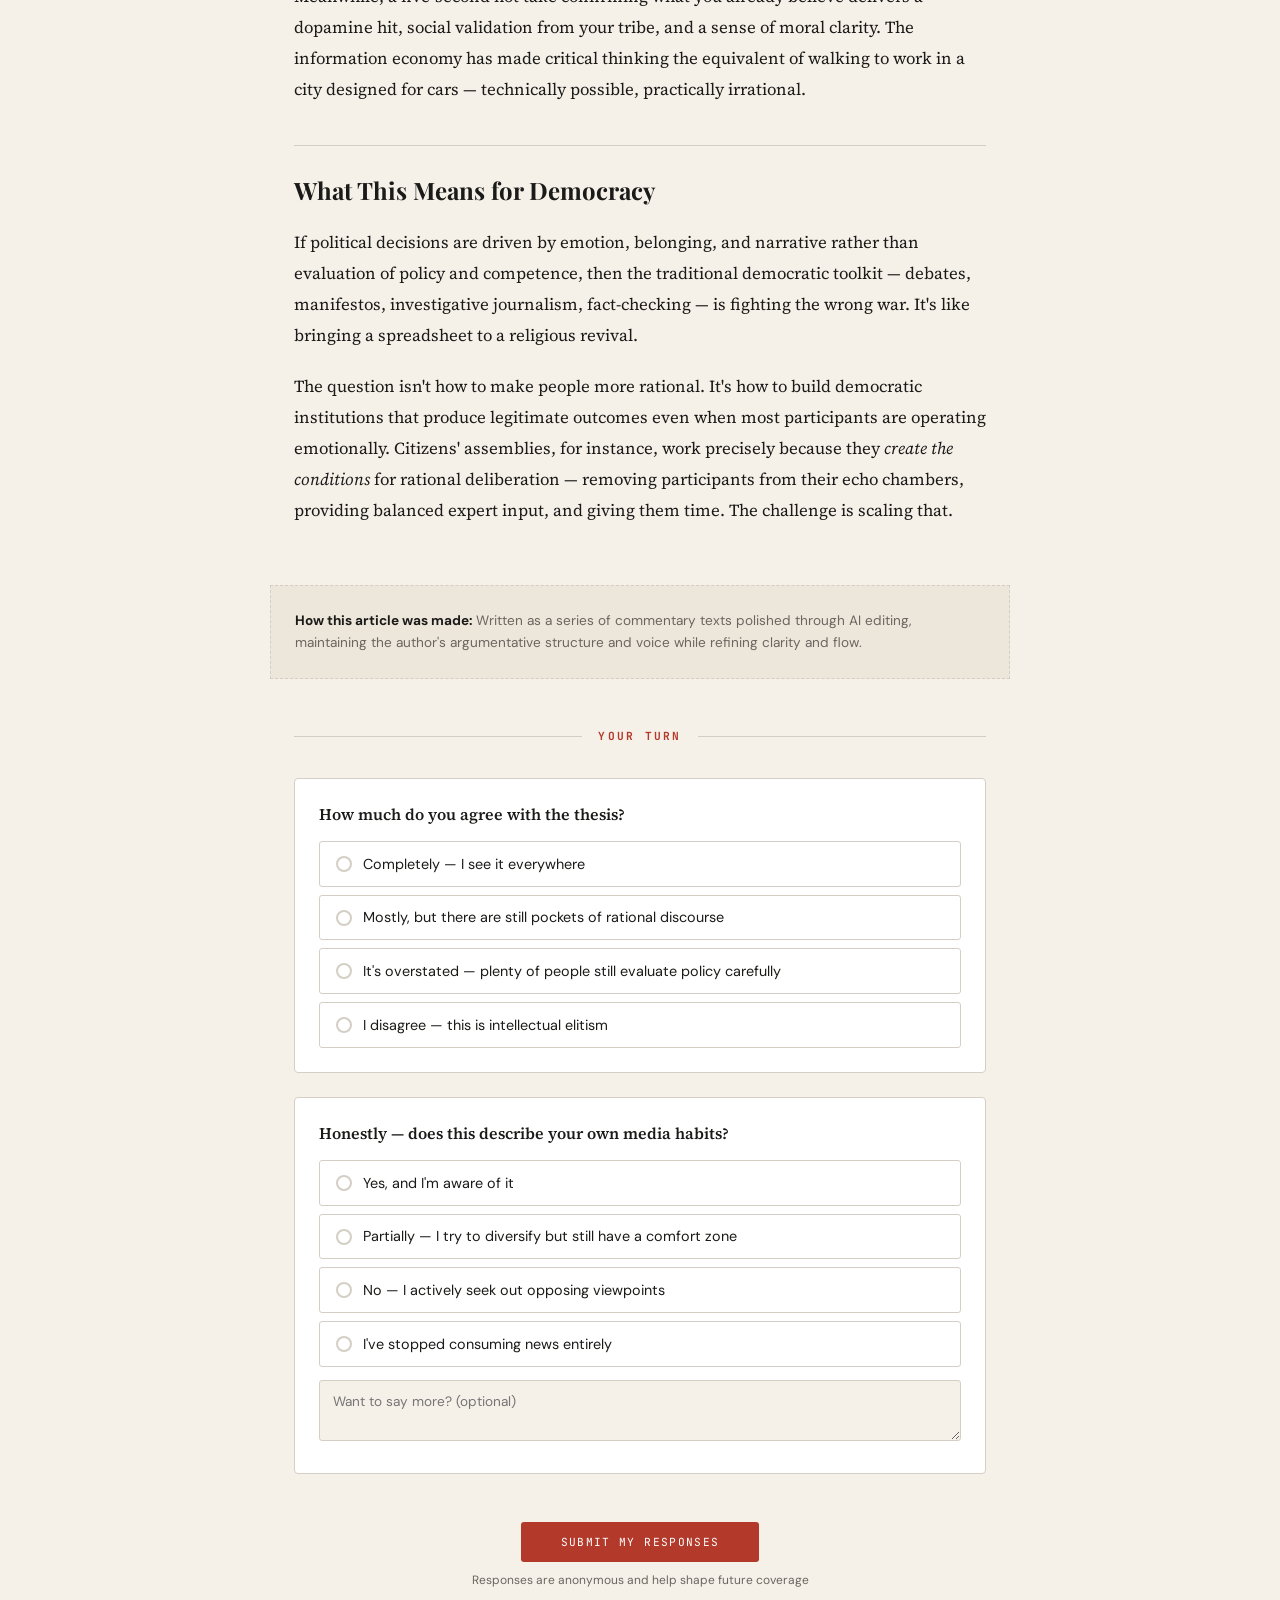
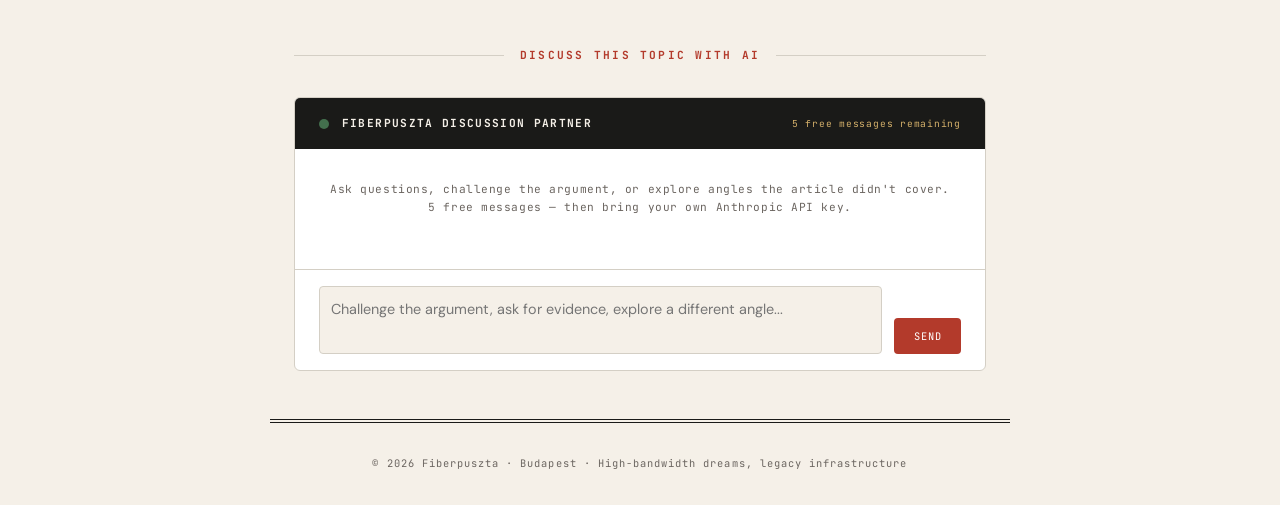
<file: articles/beyond-rational-evaluation.html>
<!DOCTYPE html>
<html lang="en">
<head>
<meta charset="UTF-8">
<meta name="viewport" content="width=device-width, initial-scale=1.0">
<title>Beyond Rational Evaluation: How Modern Politics Actually Works — Fiberpuszta</title>
<link rel="stylesheet" href="../style.css">
</head>
<body>

<div class="topbar">
  <a href="../index.html" class="topbar-brand"><span>Fiber</span>puszta</a>
  <a href="../index.html" class="topbar-back">← All articles</a>
</div>

<header class="article-header">
  <div class="article-meta-top">
    <span class="article-tag tag-essay">Essay</span>
    <span class="tag-section">Ideas & Theory · Political Psychology</span>
  </div>
  <h1>Beyond Rational Evaluation: How Modern Politics Actually Works</h1>
  <p class="article-deck">Politics is no longer about evaluating politicians based on their plans and casting votes accordingly. It follows a completely different dynamic — one driven by emotion, fear, belonging, and the need for protection from the complexity of the world.</p>
  <div class="article-byline">
    <div class="byline-avatar">GK</div>
    <div class="byline-info">
      <div class="byline-name">Gergely K.</div>
      <div class="byline-date">March 2026 · 5 min read</div>
    </div>
  </div>
</header>

<article class="article-body">

  <p>Politics is not about watching the news, evaluating politicians based on their values, plans, achievements, or statements, and then casting votes accordingly. It follows a completely different dynamic now — one driven by emotion, fear, anger, a sense of belonging, even entertainment, and a great deal of entirely illogical forces. Scandals sometimes serve the very person acting scandalously, simply by dominating public discourse or keeping the focus away from poor economic decisions.</p>

  <h2>The News Is a Different Thing Now</h2>
  <p>Even the news itself is a completely different phenomenon than it used to be. It no longer serves the purpose of informing us about what happens around us through credible mainstream media. Instead, it is about finding the narrative that best fits one's echo chamber and is the most entertaining.</p>
  <p>Consider a concrete example: an interview where a political leader makes statements that are, by any conventional standard, damaging. This interview represents a credible primary source. But for many people, they would dismiss it as fake news. They would never believe that their beloved president said such things — or they would insist he meant it differently, or that it is part of a bigger plan.</p>

  <div class="pull-quote">"Anything, really, that protects them from the complexity of the world and the hard work of critical thinking."</div>

  <h2>The Structural Problem</h2>
  <p>This is not simply a matter of stupidity or laziness. The information environment has been restructured so that critical thinking is actively penalized. Following one source carefully, checking claims, reading primary documents — this takes hours. It produces ambiguity and discomfort. It often leads to the conclusion that <em>both sides have some valid points</em>, which satisfies nobody and gets zero engagement on any platform.</p>
  <p>Meanwhile, a five-second hot take confirming what you already believe delivers a dopamine hit, social validation from your tribe, and a sense of moral clarity. The information economy has made critical thinking the equivalent of walking to work in a city designed for cars — technically possible, practically irrational.</p>

  <h2>What This Means for Democracy</h2>
  <p>If political decisions are driven by emotion, belonging, and narrative rather than evaluation of policy and competence, then the traditional democratic toolkit — debates, manifestos, investigative journalism, fact-checking — is fighting the wrong war. It's like bringing a spreadsheet to a religious revival.</p>
  <p>The question isn't how to make people more rational. It's how to build democratic institutions that produce legitimate outcomes even when most participants are operating emotionally. Citizens' assemblies, for instance, work precisely because they <em>create the conditions</em> for rational deliberation — removing participants from their echo chambers, providing balanced expert input, and giving them time. The challenge is scaling that.</p>

</article>

<div class="origin-note">
  <strong>How this article was made:</strong> Written as a series of commentary texts polished through AI editing, maintaining the author's argumentative structure and voice while refining clarity and flow.
</div>

<div class="engage-section">
  <div class="engage-divider"><h2>Your Turn</h2></div>
  <div class="resonance-q">
      <h3>How much do you agree with the thesis?</h3>
      <div class="resonance-options" data-question="agreement"><div class="resonance-opt" onclick="selectOption(this)"><div class="dot"></div><span>Completely — I see it everywhere</span></div><div class="resonance-opt" onclick="selectOption(this)"><div class="dot"></div><span>Mostly, but there are still pockets of rational discourse</span></div><div class="resonance-opt" onclick="selectOption(this)"><div class="dot"></div><span>It's overstated — plenty of people still evaluate policy carefully</span></div><div class="resonance-opt" onclick="selectOption(this)"><div class="dot"></div><span>I disagree — this is intellectual elitism</span></div></div>
      
    </div>
  <div class="resonance-q">
      <h3>Honestly — does this describe your own media habits?</h3>
      <div class="resonance-options" data-question="self"><div class="resonance-opt" onclick="selectOption(this)"><div class="dot"></div><span>Yes, and I'm aware of it</span></div><div class="resonance-opt" onclick="selectOption(this)"><div class="dot"></div><span>Partially — I try to diversify but still have a comfort zone</span></div><div class="resonance-opt" onclick="selectOption(this)"><div class="dot"></div><span>No — I actively seek out opposing viewpoints</span></div><div class="resonance-opt" onclick="selectOption(this)"><div class="dot"></div><span>I've stopped consuming news entirely</span></div></div>
      <div class="resonance-freetext"><textarea placeholder="Want to say more? (optional)"></textarea></div>
    </div>
  <div class="submit-responses">
    <button class="btn-submit-responses" onclick="submitResponses()">Submit My Responses</button>
    <p class="submit-note">Responses are anonymous and help shape future coverage</p>
  </div>
</div>

<div class="chat-section">
  <div class="engage-divider"><h2>Discuss This Topic with AI</h2></div>
  <div class="chat-container">
    <div class="chat-header">
      <div class="chat-header-left">
        <div class="chat-ai-dot"></div>
        <h3>Fiberpuszta Discussion Partner</h3>
      </div>
      <div class="chat-budget" id="budget-display">5 free messages remaining</div>
    </div>
    <div class="chat-messages" id="chat-messages">
      <div class="chat-msg system">
        Ask questions, challenge the argument, or explore angles the article didn't cover.
        5 free messages — then bring your own Anthropic API key.
      </div>
    </div>
    <div class="chat-input-area">
      <textarea id="chat-input" placeholder="Challenge the argument, ask for evidence, explore a different angle..."></textarea>
      <button class="btn-send" id="btn-send" onclick="sendMessage()">Send</button>
    </div>
    <div class="byok-section" id="byok-section">
      <p><strong>Free messages used up.</strong> Enter your Anthropic API key to continue. Stored only in your browser.</p>
      <div class="byok-row">
        <input type="password" placeholder="sk-ant-api03-..." id="byok-input">
        <button class="btn-byok" onclick="activateBYOK()">Unlock</button>
      </div>
    </div>
  </div>
</div>

<div class="article-footer">
  <p>© 2026 Fiberpuszta · Budapest · High-bandwidth dreams, legacy infrastructure</p>
</div>

<script>
window.ARTICLE_CONTEXT = "You are a discussion partner on the Fiberpuszta journal. The reader has read an essay arguing that modern politics operates on emotion, belonging, and entertainment rather than rational evaluation of politicians \u2014 and that media has shifted from informing to serving echo chambers. The author argues that scandals serve the scandalous, that news is now about finding narratives that fit existing beliefs, and that people seek protection from complexity rather than understanding of it. Challenge the reader: is this too cynical? Are there countercurrents? What about the reader's own information diet? Be direct, 2-3 paragraphs max.";
</script>
<script src="../chat.js"></script>
</body>
</html>
</file>
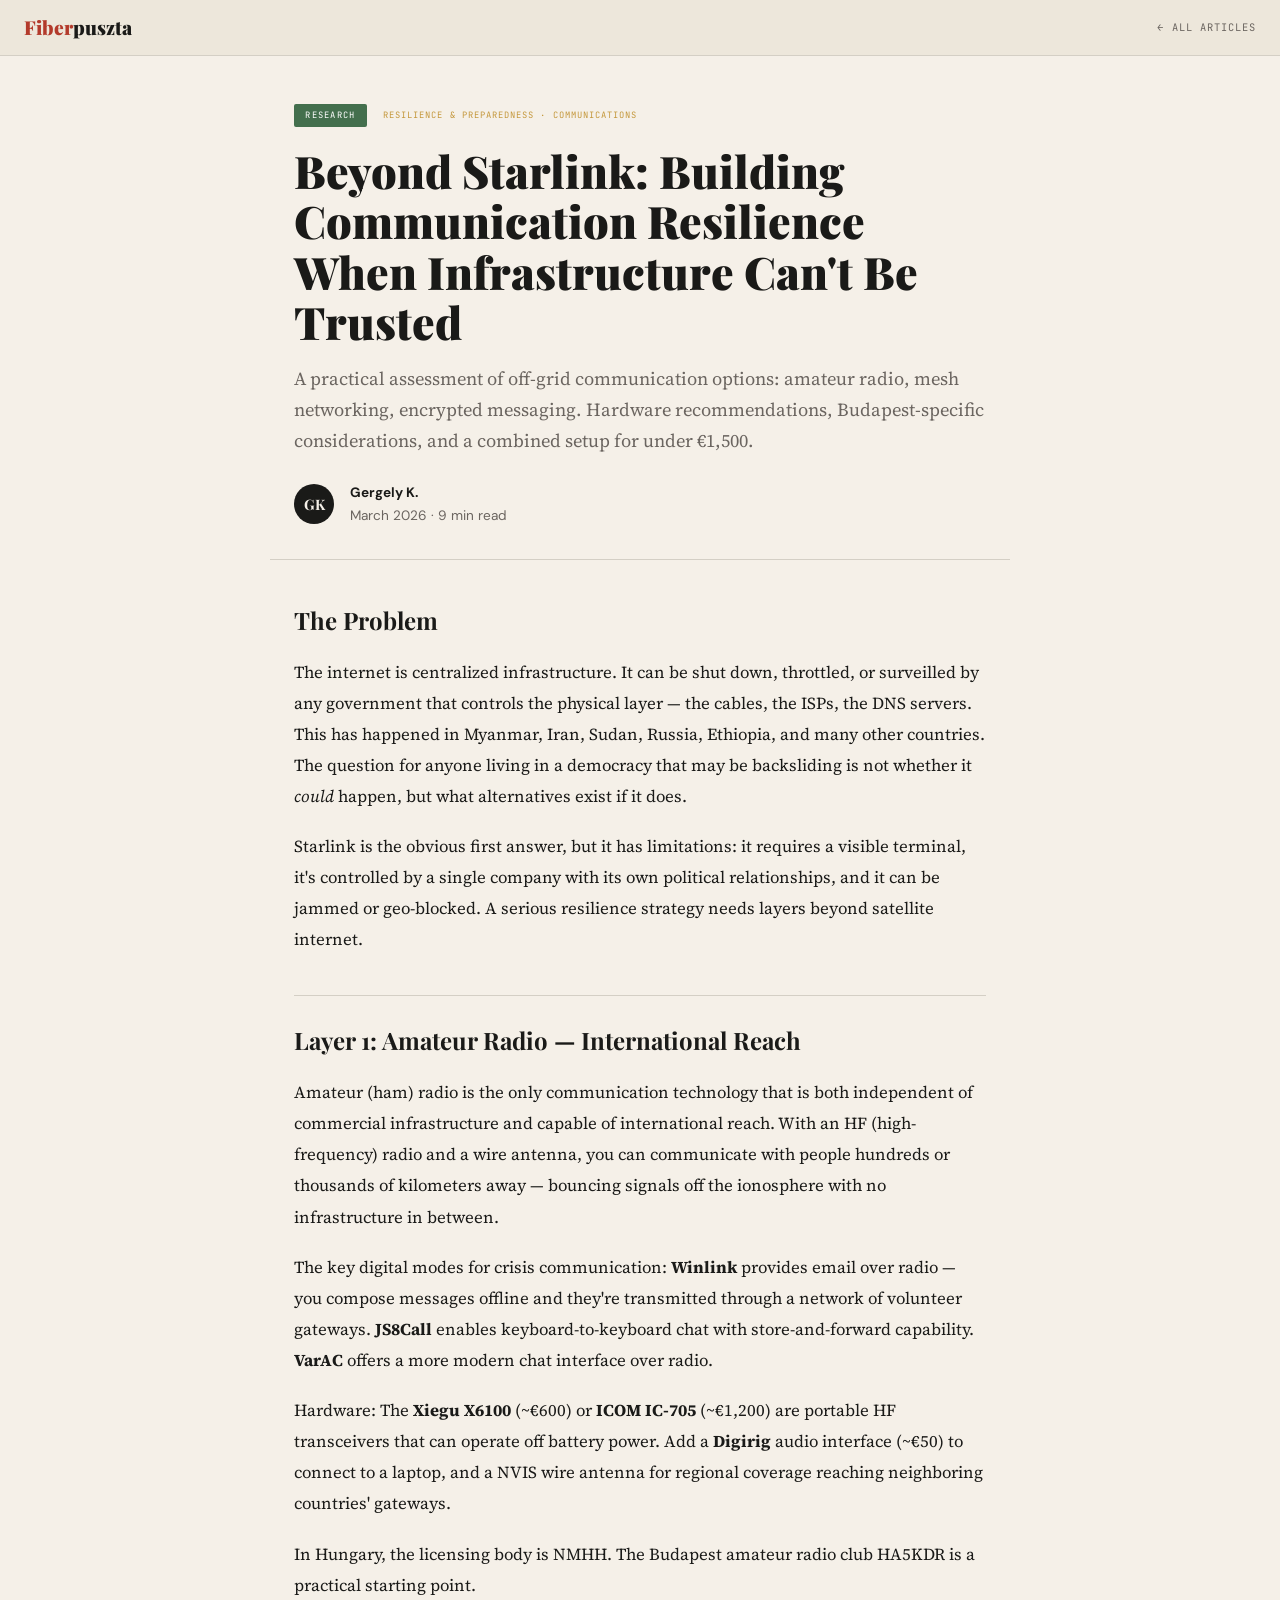
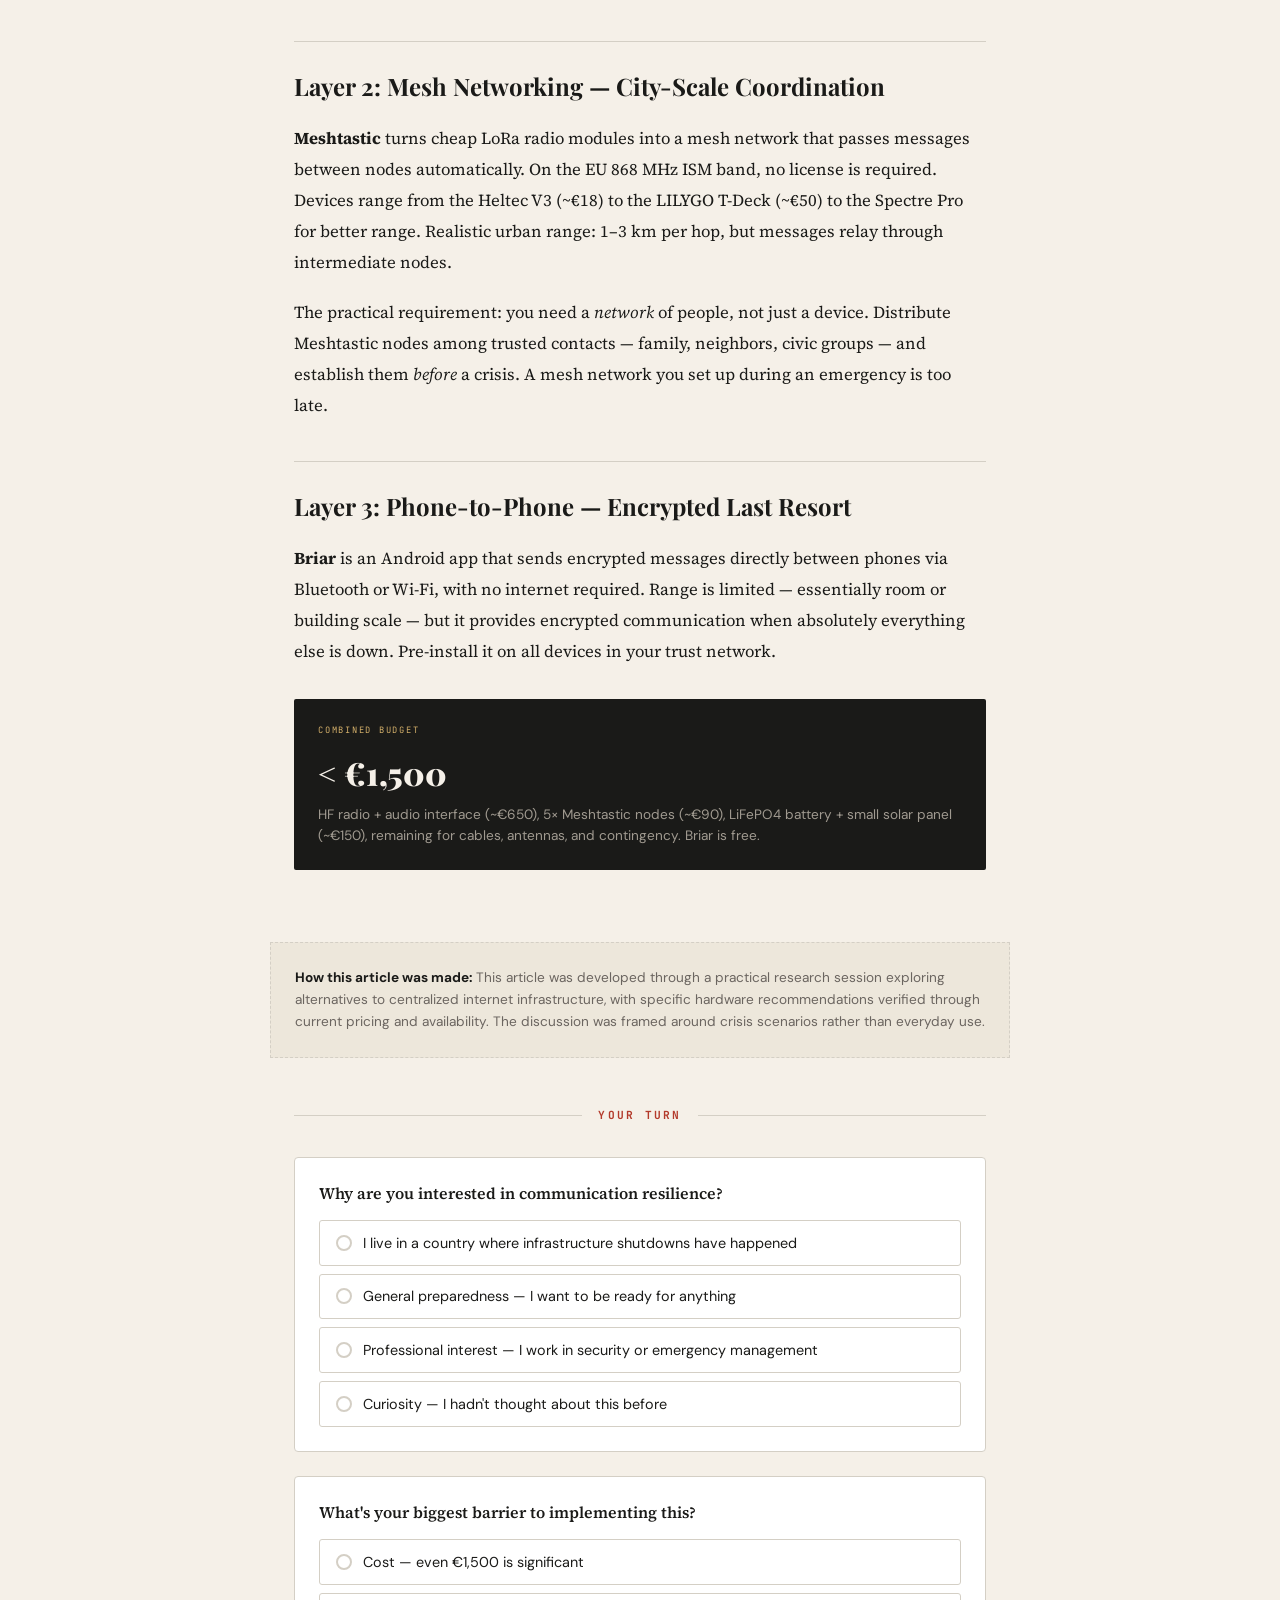
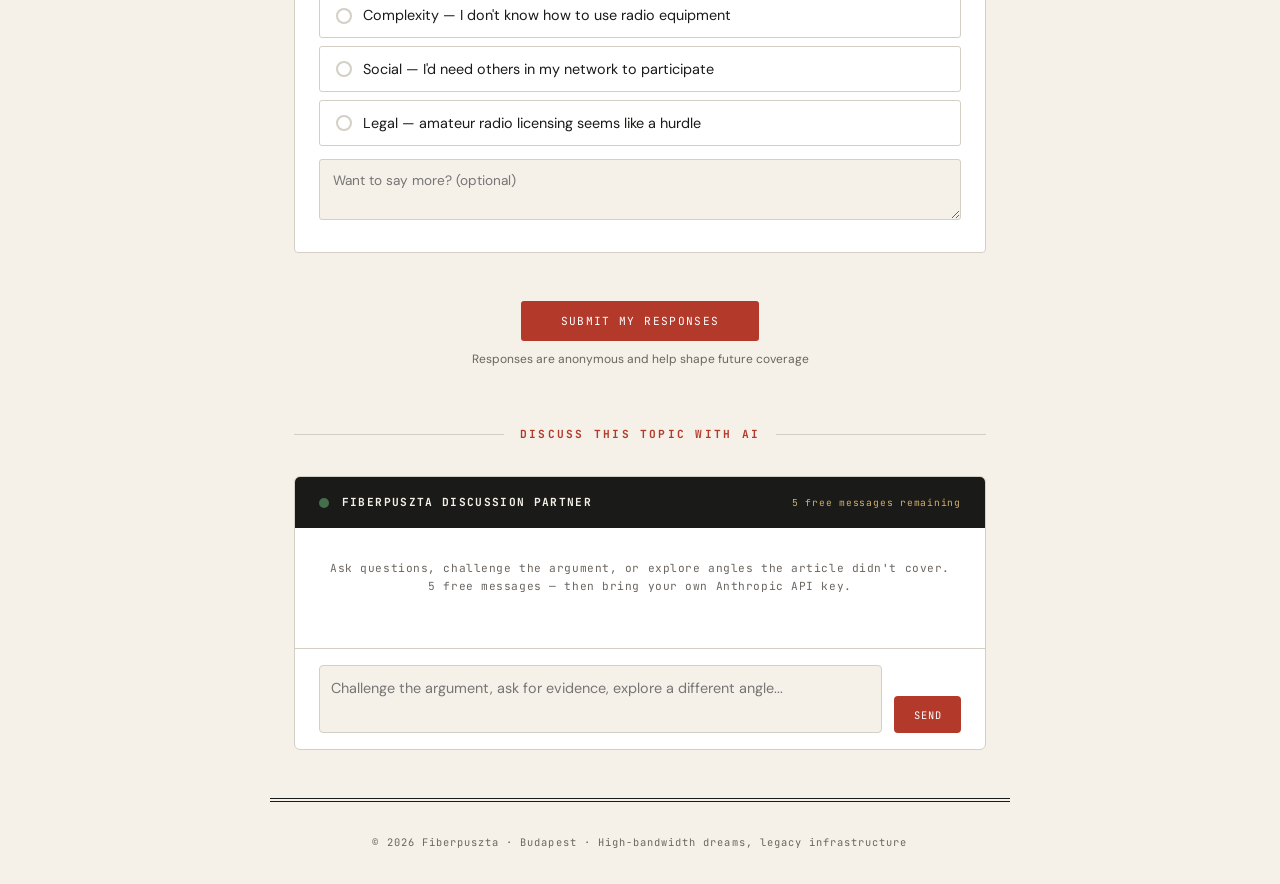
<file: articles/communication-resilience.html>
<!DOCTYPE html>
<html lang="en">
<head>
<meta charset="UTF-8">
<meta name="viewport" content="width=device-width, initial-scale=1.0">
<title>Beyond Starlink: Building Communication Resilience When Infrastructure Can't Be Trusted — Fiberpuszta</title>
<link rel="stylesheet" href="../style.css">
</head>
<body>

<div class="topbar">
  <a href="../index.html" class="topbar-brand"><span>Fiber</span>puszta</a>
  <a href="../index.html" class="topbar-back">← All articles</a>
</div>

<header class="article-header">
  <div class="article-meta-top">
    <span class="article-tag tag-research">Research</span>
    <span class="tag-section">Resilience & Preparedness · Communications</span>
  </div>
  <h1>Beyond Starlink: Building Communication Resilience When Infrastructure Can't Be Trusted</h1>
  <p class="article-deck">A practical assessment of off-grid communication options: amateur radio, mesh networking, encrypted messaging. Hardware recommendations, Budapest-specific considerations, and a combined setup for under €1,500.</p>
  <div class="article-byline">
    <div class="byline-avatar">GK</div>
    <div class="byline-info">
      <div class="byline-name">Gergely K.</div>
      <div class="byline-date">March 2026 · 9 min read</div>
    </div>
  </div>
</header>

<article class="article-body">

  <h2>The Problem</h2>
  <p>The internet is centralized infrastructure. It can be shut down, throttled, or surveilled by any government that controls the physical layer — the cables, the ISPs, the DNS servers. This has happened in Myanmar, Iran, Sudan, Russia, Ethiopia, and many other countries. The question for anyone living in a democracy that may be backsliding is not whether it <em>could</em> happen, but what alternatives exist if it does.</p>
  <p>Starlink is the obvious first answer, but it has limitations: it requires a visible terminal, it's controlled by a single company with its own political relationships, and it can be jammed or geo-blocked. A serious resilience strategy needs layers beyond satellite internet.</p>

  <h2>Layer 1: Amateur Radio — International Reach</h2>
  <p>Amateur (ham) radio is the only communication technology that is both independent of commercial infrastructure and capable of international reach. With an HF (high-frequency) radio and a wire antenna, you can communicate with people hundreds or thousands of kilometers away — bouncing signals off the ionosphere with no infrastructure in between.</p>
  <p>The key digital modes for crisis communication: <strong>Winlink</strong> provides email over radio — you compose messages offline and they're transmitted through a network of volunteer gateways. <strong>JS8Call</strong> enables keyboard-to-keyboard chat with store-and-forward capability. <strong>VarAC</strong> offers a more modern chat interface over radio.</p>
  <p>Hardware: The <strong>Xiegu X6100</strong> (~€600) or <strong>ICOM IC-705</strong> (~€1,200) are portable HF transceivers that can operate off battery power. Add a <strong>Digirig</strong> audio interface (~€50) to connect to a laptop, and a NVIS wire antenna for regional coverage reaching neighboring countries' gateways.</p>
  <p>In Hungary, the licensing body is NMHH. The Budapest amateur radio club HA5KDR is a practical starting point.</p>

  <h2>Layer 2: Mesh Networking — City-Scale Coordination</h2>
  <p><strong>Meshtastic</strong> turns cheap LoRa radio modules into a mesh network that passes messages between nodes automatically. On the EU 868 MHz ISM band, no license is required. Devices range from the Heltec V3 (~€18) to the LILYGO T-Deck (~€50) to the Spectre Pro for better range. Realistic urban range: 1–3 km per hop, but messages relay through intermediate nodes.</p>
  <p>The practical requirement: you need a <em>network</em> of people, not just a device. Distribute Meshtastic nodes among trusted contacts — family, neighbors, civic groups — and establish them <em>before</em> a crisis. A mesh network you set up during an emergency is too late.</p>

  <h2>Layer 3: Phone-to-Phone — Encrypted Last Resort</h2>
  <p><strong>Briar</strong> is an Android app that sends encrypted messages directly between phones via Bluetooth or Wi-Fi, with no internet required. Range is limited — essentially room or building scale — but it provides encrypted communication when absolutely everything else is down. Pre-install it on all devices in your trust network.</p>

  <div class="data-callout"><div class="dc-label">Combined Budget</div><div class="dc-stat">< €1,500</div><div class="dc-context">HF radio + audio interface (~€650), 5× Meshtastic nodes (~€90), LiFePO4 battery + small solar panel (~€150), remaining for cables, antennas, and contingency. Briar is free.</div></div>

</article>

<div class="origin-note">
  <strong>How this article was made:</strong> This article was developed through a practical research session exploring alternatives to centralized internet infrastructure, with specific hardware recommendations verified through current pricing and availability. The discussion was framed around crisis scenarios rather than everyday use.
</div>

<div class="engage-section">
  <div class="engage-divider"><h2>Your Turn</h2></div>
  <div class="resonance-q">
      <h3>Why are you interested in communication resilience?</h3>
      <div class="resonance-options" data-question="context"><div class="resonance-opt" onclick="selectOption(this)"><div class="dot"></div><span>I live in a country where infrastructure shutdowns have happened</span></div><div class="resonance-opt" onclick="selectOption(this)"><div class="dot"></div><span>General preparedness — I want to be ready for anything</span></div><div class="resonance-opt" onclick="selectOption(this)"><div class="dot"></div><span>Professional interest — I work in security or emergency management</span></div><div class="resonance-opt" onclick="selectOption(this)"><div class="dot"></div><span>Curiosity — I hadn't thought about this before</span></div></div>
      
    </div>
  <div class="resonance-q">
      <h3>What's your biggest barrier to implementing this?</h3>
      <div class="resonance-options" data-question="barrier"><div class="resonance-opt" onclick="selectOption(this)"><div class="dot"></div><span>Cost — even €1,500 is significant</span></div><div class="resonance-opt" onclick="selectOption(this)"><div class="dot"></div><span>Complexity — I don't know how to use radio equipment</span></div><div class="resonance-opt" onclick="selectOption(this)"><div class="dot"></div><span>Social — I'd need others in my network to participate</span></div><div class="resonance-opt" onclick="selectOption(this)"><div class="dot"></div><span>Legal — amateur radio licensing seems like a hurdle</span></div></div>
      <div class="resonance-freetext"><textarea placeholder="Want to say more? (optional)"></textarea></div>
    </div>
  <div class="submit-responses">
    <button class="btn-submit-responses" onclick="submitResponses()">Submit My Responses</button>
    <p class="submit-note">Responses are anonymous and help shape future coverage</p>
  </div>
</div>

<div class="chat-section">
  <div class="engage-divider"><h2>Discuss This Topic with AI</h2></div>
  <div class="chat-container">
    <div class="chat-header">
      <div class="chat-header-left">
        <div class="chat-ai-dot"></div>
        <h3>Fiberpuszta Discussion Partner</h3>
      </div>
      <div class="chat-budget" id="budget-display">5 free messages remaining</div>
    </div>
    <div class="chat-messages" id="chat-messages">
      <div class="chat-msg system">
        Ask questions, challenge the argument, or explore angles the article didn't cover.
        5 free messages — then bring your own Anthropic API key.
      </div>
    </div>
    <div class="chat-input-area">
      <textarea id="chat-input" placeholder="Challenge the argument, ask for evidence, explore a different angle..."></textarea>
      <button class="btn-send" id="btn-send" onclick="sendMessage()">Send</button>
    </div>
    <div class="byok-section" id="byok-section">
      <p><strong>Free messages used up.</strong> Enter your Anthropic API key to continue. Stored only in your browser.</p>
      <div class="byok-row">
        <input type="password" placeholder="sk-ant-api03-..." id="byok-input">
        <button class="btn-byok" onclick="activateBYOK()">Unlock</button>
      </div>
    </div>
  </div>
</div>

<div class="article-footer">
  <p>© 2026 Fiberpuszta · Budapest · High-bandwidth dreams, legacy infrastructure</p>
</div>

<script>
window.ARTICLE_CONTEXT = "You are a discussion partner on Fiberpuszta. The reader has read a practical guide to off-grid communication: amateur radio (Winlink, JS8Call, VarAC), Meshtastic mesh networking (868 MHz ISM), and Briar encrypted messaging. The article recommends a layered approach: ham radio for international reach, Meshtastic for city-scale coordination, Briar for phone-to-phone. Budget under \u20ac1,500. Discuss practical questions: licensing requirements, realistic range expectations, social aspects (you need a network of people, not just hardware). Be direct.";
</script>
<script src="../chat.js"></script>
</body>
</html>
</file>
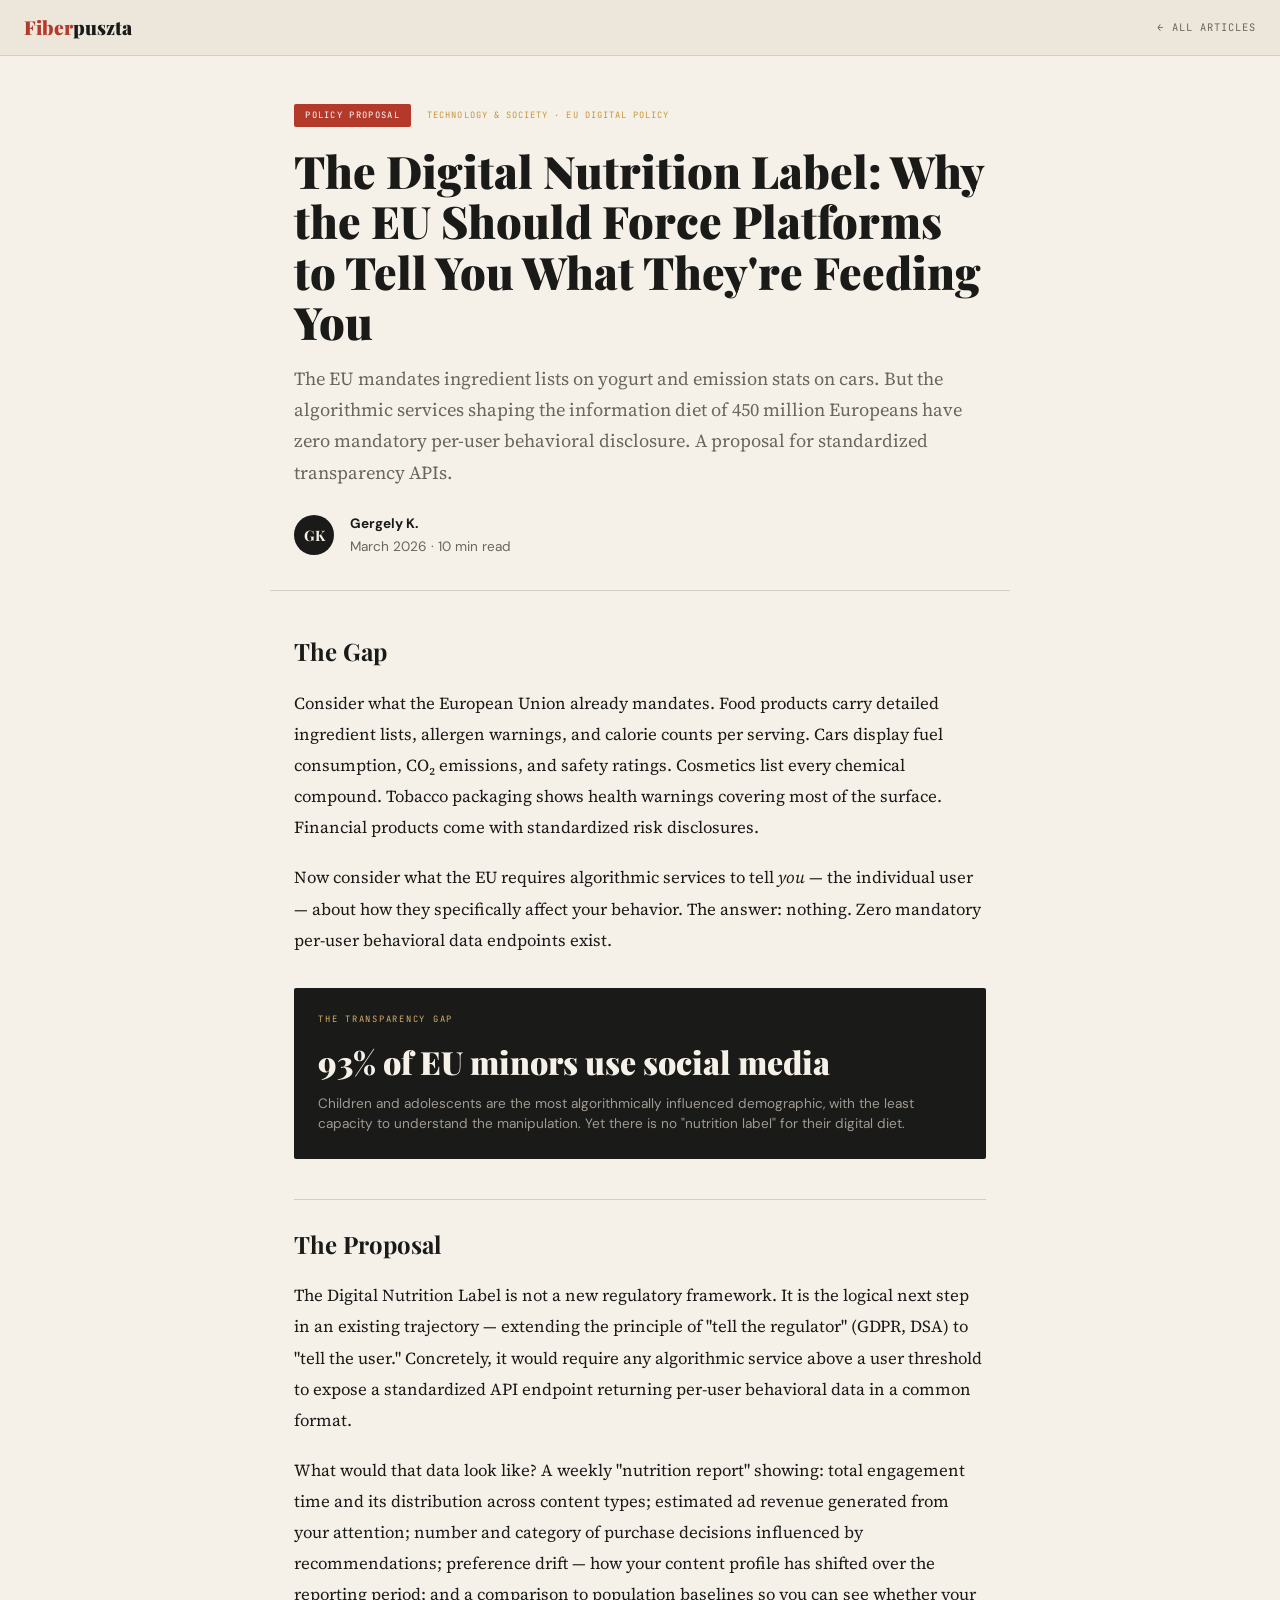
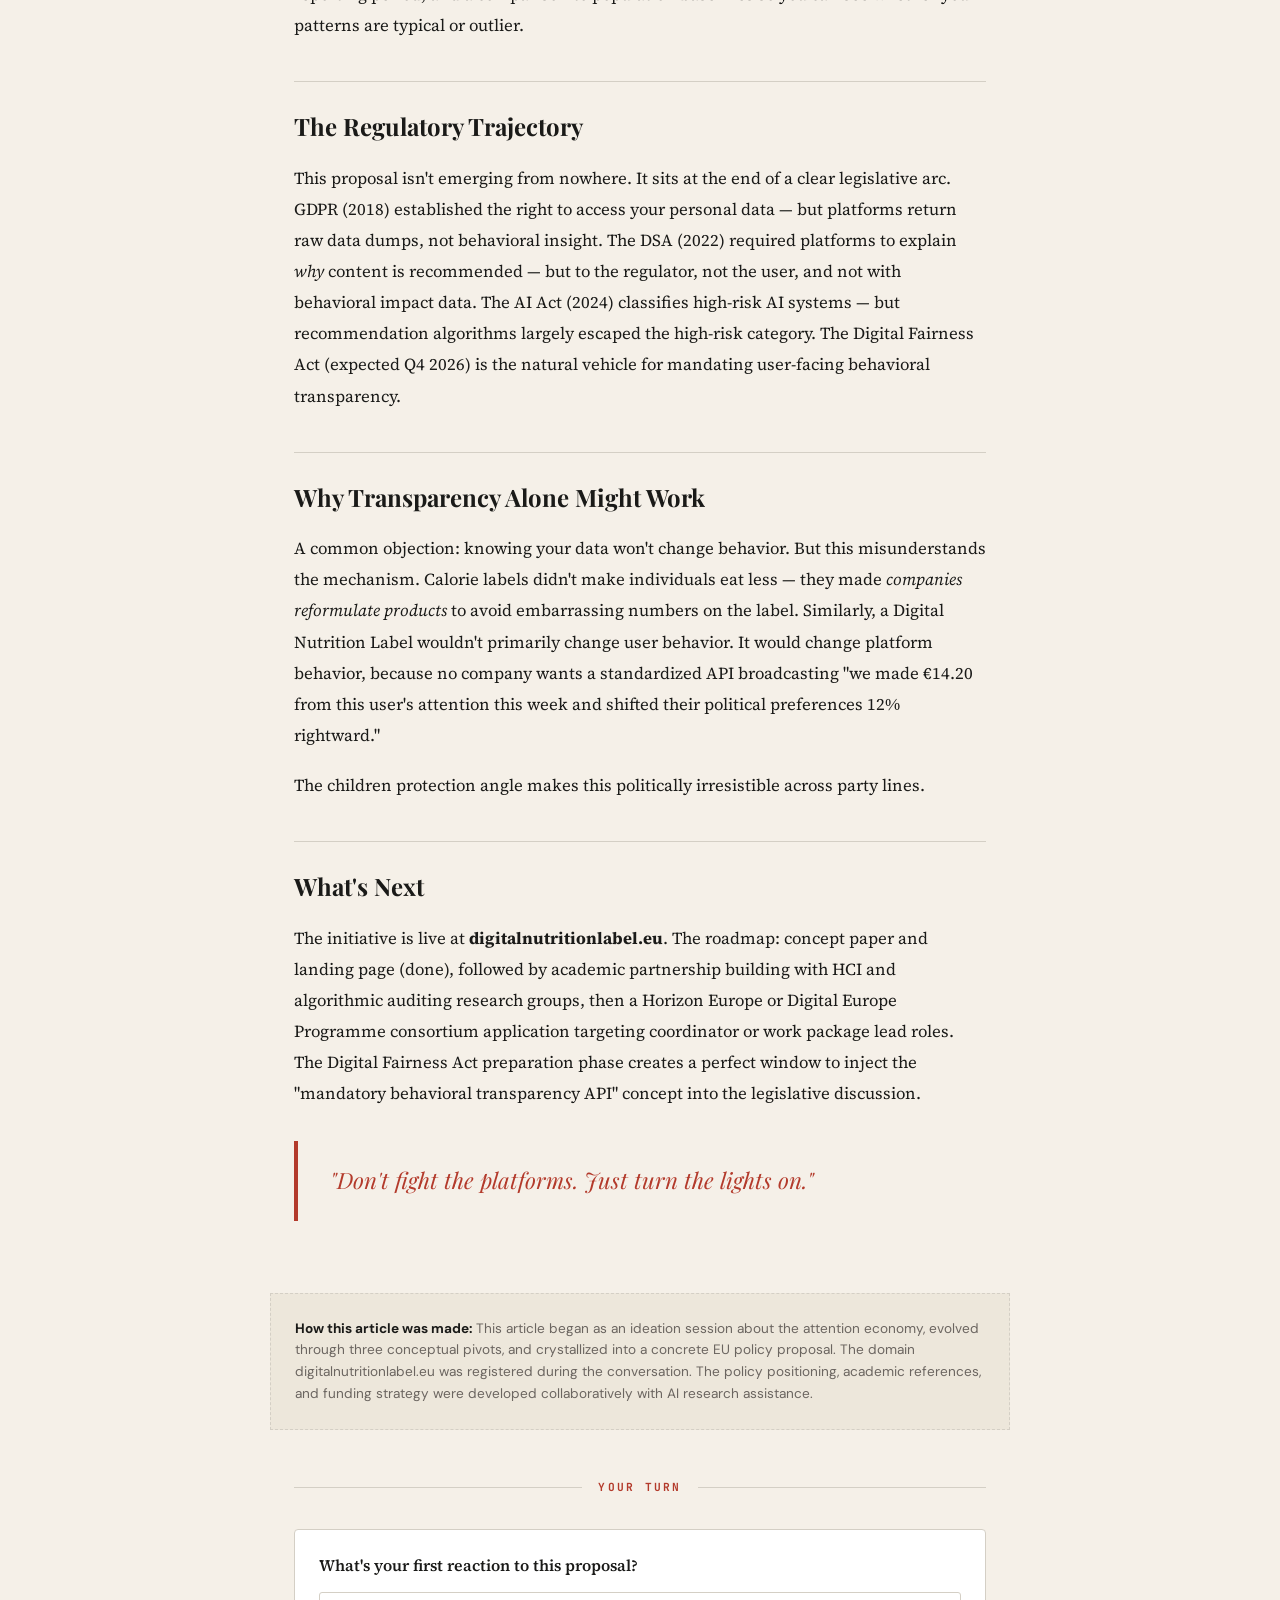
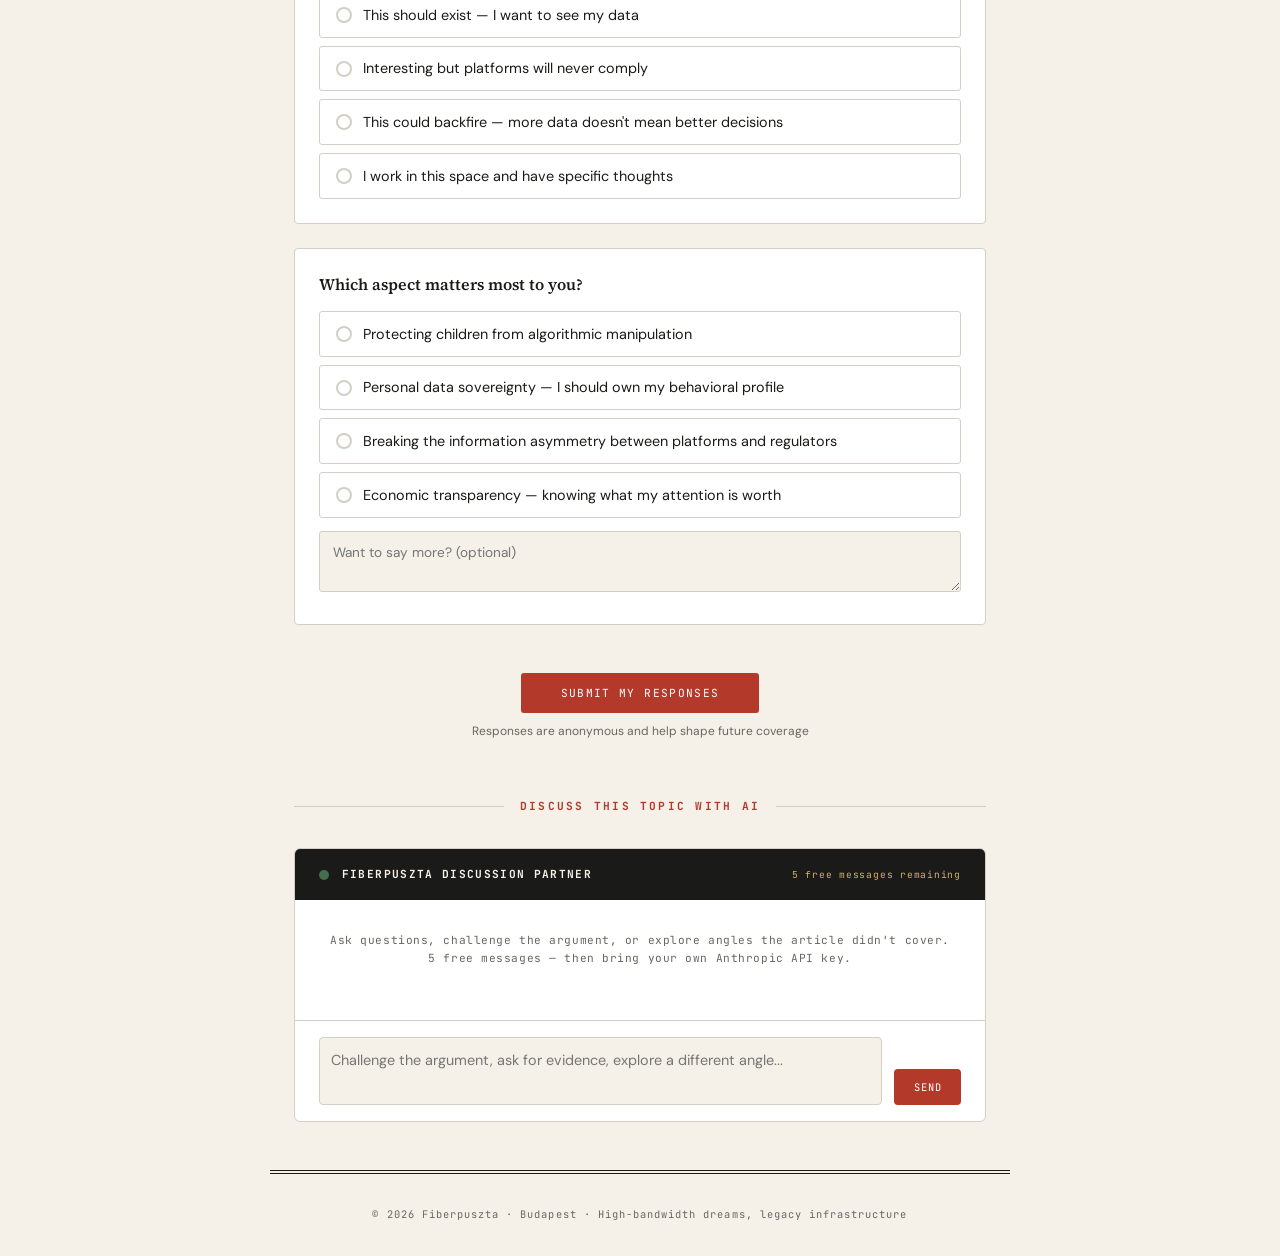
<file: articles/digital-nutrition-label.html>
<!DOCTYPE html>
<html lang="en">
<head>
<meta charset="UTF-8">
<meta name="viewport" content="width=device-width, initial-scale=1.0">
<title>The Digital Nutrition Label: Why the EU Should Force Platforms to Tell You What They're Feeding You — Fiberpuszta</title>
<link rel="stylesheet" href="../style.css">
</head>
<body>

<div class="topbar">
  <a href="../index.html" class="topbar-brand"><span>Fiber</span>puszta</a>
  <a href="../index.html" class="topbar-back">← All articles</a>
</div>

<header class="article-header">
  <div class="article-meta-top">
    <span class="article-tag tag-opinion">Policy Proposal</span>
    <span class="tag-section">Technology & Society · EU Digital Policy</span>
  </div>
  <h1>The Digital Nutrition Label: Why the EU Should Force Platforms to Tell You What They're Feeding You</h1>
  <p class="article-deck">The EU mandates ingredient lists on yogurt and emission stats on cars. But the algorithmic services shaping the information diet of 450 million Europeans have zero mandatory per-user behavioral disclosure. A proposal for standardized transparency APIs.</p>
  <div class="article-byline">
    <div class="byline-avatar">GK</div>
    <div class="byline-info">
      <div class="byline-name">Gergely K.</div>
      <div class="byline-date">March 2026 · 10 min read</div>
    </div>
  </div>
</header>

<article class="article-body">

  <h2>The Gap</h2>
  <p>Consider what the European Union already mandates. Food products carry detailed ingredient lists, allergen warnings, and calorie counts per serving. Cars display fuel consumption, CO₂ emissions, and safety ratings. Cosmetics list every chemical compound. Tobacco packaging shows health warnings covering most of the surface. Financial products come with standardized risk disclosures.</p>
  <p>Now consider what the EU requires algorithmic services to tell <em>you</em> — the individual user — about how they specifically affect your behavior. The answer: nothing. Zero mandatory per-user behavioral data endpoints exist.</p>

  <div class="data-callout"><div class="dc-label">The Transparency Gap</div><div class="dc-stat">93% of EU minors use social media</div><div class="dc-context">Children and adolescents are the most algorithmically influenced demographic, with the least capacity to understand the manipulation. Yet there is no "nutrition label" for their digital diet.</div></div>

  <h2>The Proposal</h2>
  <p>The Digital Nutrition Label is not a new regulatory framework. It is the logical next step in an existing trajectory — extending the principle of "tell the regulator" (GDPR, DSA) to "tell the user." Concretely, it would require any algorithmic service above a user threshold to expose a standardized API endpoint returning per-user behavioral data in a common format.</p>
  <p>What would that data look like? A weekly "nutrition report" showing: total engagement time and its distribution across content types; estimated ad revenue generated from your attention; number and category of purchase decisions influenced by recommendations; preference drift — how your content profile has shifted over the reporting period; and a comparison to population baselines so you can see whether your patterns are typical or outlier.</p>

  <h2>The Regulatory Trajectory</h2>
  <p>This proposal isn't emerging from nowhere. It sits at the end of a clear legislative arc. GDPR (2018) established the right to access your personal data — but platforms return raw data dumps, not behavioral insight. The DSA (2022) required platforms to explain <em>why</em> content is recommended — but to the regulator, not the user, and not with behavioral impact data. The AI Act (2024) classifies high-risk AI systems — but recommendation algorithms largely escaped the high-risk category. The Digital Fairness Act (expected Q4 2026) is the natural vehicle for mandating user-facing behavioral transparency.</p>

  <h2>Why Transparency Alone Might Work</h2>
  <p>A common objection: knowing your data won't change behavior. But this misunderstands the mechanism. Calorie labels didn't make individuals eat less — they made <em>companies reformulate products</em> to avoid embarrassing numbers on the label. Similarly, a Digital Nutrition Label wouldn't primarily change user behavior. It would change platform behavior, because no company wants a standardized API broadcasting "we made €14.20 from this user's attention this week and shifted their political preferences 12% rightward."</p>
  <p>The children protection angle makes this politically irresistible across party lines.</p>

  <h2>What's Next</h2>
  <p>The initiative is live at <strong>digitalnutritionlabel.eu</strong>. The roadmap: concept paper and landing page (done), followed by academic partnership building with HCI and algorithmic auditing research groups, then a Horizon Europe or Digital Europe Programme consortium application targeting coordinator or work package lead roles. The Digital Fairness Act preparation phase creates a perfect window to inject the "mandatory behavioral transparency API" concept into the legislative discussion.</p>
  <div class="pull-quote">"Don't fight the platforms. Just turn the lights on."</div>

</article>

<div class="origin-note">
  <strong>How this article was made:</strong> This article began as an ideation session about the attention economy, evolved through three conceptual pivots, and crystallized into a concrete EU policy proposal. The domain digitalnutritionlabel.eu was registered during the conversation. The policy positioning, academic references, and funding strategy were developed collaboratively with AI research assistance.
</div>

<div class="engage-section">
  <div class="engage-divider"><h2>Your Turn</h2></div>
  <div class="resonance-q">
      <h3>What's your first reaction to this proposal?</h3>
      <div class="resonance-options" data-question="reaction"><div class="resonance-opt" onclick="selectOption(this)"><div class="dot"></div><span>This should exist — I want to see my data</span></div><div class="resonance-opt" onclick="selectOption(this)"><div class="dot"></div><span>Interesting but platforms will never comply</span></div><div class="resonance-opt" onclick="selectOption(this)"><div class="dot"></div><span>This could backfire — more data doesn't mean better decisions</span></div><div class="resonance-opt" onclick="selectOption(this)"><div class="dot"></div><span>I work in this space and have specific thoughts</span></div></div>
      
    </div>
  <div class="resonance-q">
      <h3>Which aspect matters most to you?</h3>
      <div class="resonance-options" data-question="priority"><div class="resonance-opt" onclick="selectOption(this)"><div class="dot"></div><span>Protecting children from algorithmic manipulation</span></div><div class="resonance-opt" onclick="selectOption(this)"><div class="dot"></div><span>Personal data sovereignty — I should own my behavioral profile</span></div><div class="resonance-opt" onclick="selectOption(this)"><div class="dot"></div><span>Breaking the information asymmetry between platforms and regulators</span></div><div class="resonance-opt" onclick="selectOption(this)"><div class="dot"></div><span>Economic transparency — knowing what my attention is worth</span></div></div>
      <div class="resonance-freetext"><textarea placeholder="Want to say more? (optional)"></textarea></div>
    </div>
  <div class="submit-responses">
    <button class="btn-submit-responses" onclick="submitResponses()">Submit My Responses</button>
    <p class="submit-note">Responses are anonymous and help shape future coverage</p>
  </div>
</div>

<div class="chat-section">
  <div class="engage-divider"><h2>Discuss This Topic with AI</h2></div>
  <div class="chat-container">
    <div class="chat-header">
      <div class="chat-header-left">
        <div class="chat-ai-dot"></div>
        <h3>Fiberpuszta Discussion Partner</h3>
      </div>
      <div class="chat-budget" id="budget-display">5 free messages remaining</div>
    </div>
    <div class="chat-messages" id="chat-messages">
      <div class="chat-msg system">
        Ask questions, challenge the argument, or explore angles the article didn't cover.
        5 free messages — then bring your own Anthropic API key.
      </div>
    </div>
    <div class="chat-input-area">
      <textarea id="chat-input" placeholder="Challenge the argument, ask for evidence, explore a different angle..."></textarea>
      <button class="btn-send" id="btn-send" onclick="sendMessage()">Send</button>
    </div>
    <div class="byok-section" id="byok-section">
      <p><strong>Free messages used up.</strong> Enter your Anthropic API key to continue. Stored only in your browser.</p>
      <div class="byok-row">
        <input type="password" placeholder="sk-ant-api03-..." id="byok-input">
        <button class="btn-byok" onclick="activateBYOK()">Unlock</button>
      </div>
    </div>
  </div>
</div>

<div class="article-footer">
  <p>© 2026 Fiberpuszta · Budapest · High-bandwidth dreams, legacy infrastructure</p>
</div>

<script>
window.ARTICLE_CONTEXT = "You are a discussion partner on the Fiberpuszta journal. The reader has just read a policy proposal for mandatory behavioral transparency APIs for algorithmic services in the EU \u2014 a 'Digital Nutrition Label.' The proposal would require platforms to expose standardized per-user data: screen time, ad revenue generated from the user, purchase decisions influenced, preference drift over time. It positions itself as the logical next step after GDPR, DSA, AI Act, leading to the Digital Fairness Act. Key references: Stanford HCI Lab's IndieLabel, AlgorithmWatch, BEUC. Funding target: Horizon Europe / Digital Europe Programme. Challenge the reader on feasibility, privacy tradeoffs, enforcement, and whether transparency alone changes behavior. Be direct, 2-3 paragraphs max.";
</script>
<script src="../chat.js"></script>
</body>
</html>
</file>
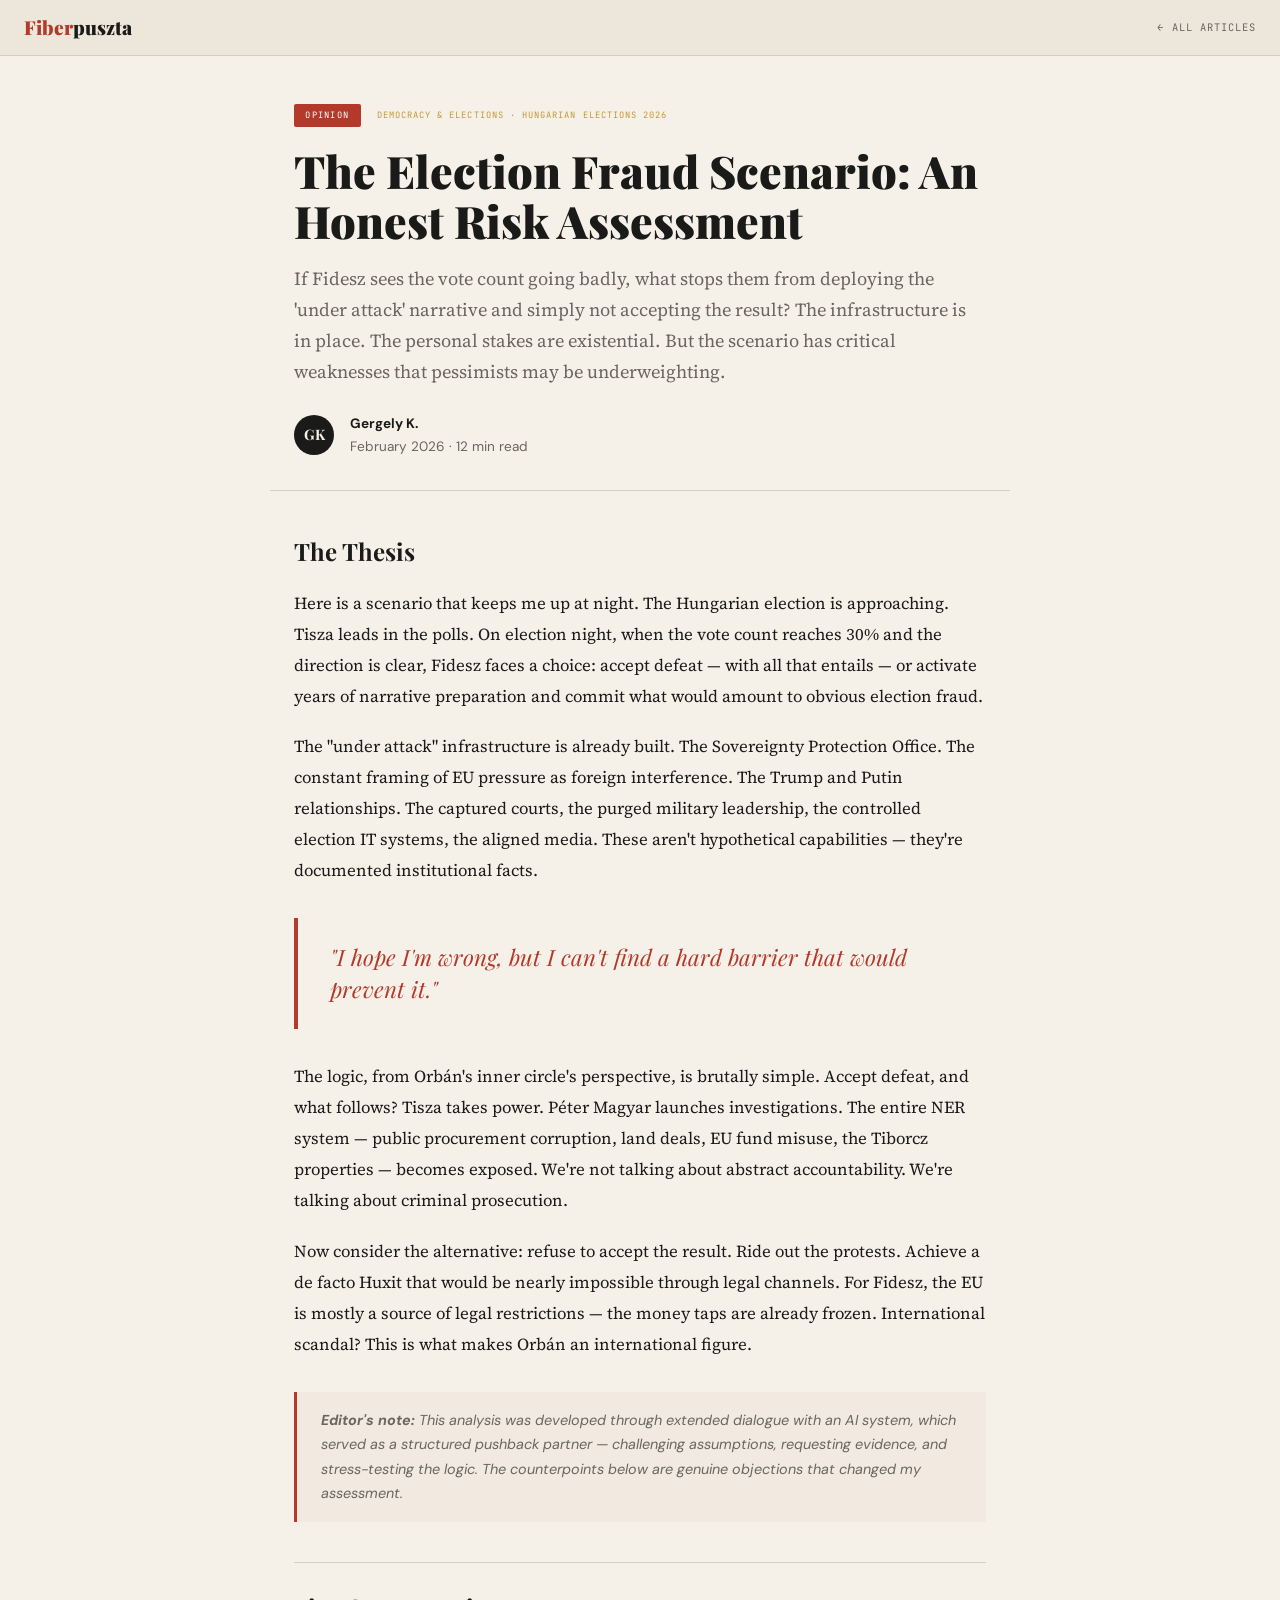
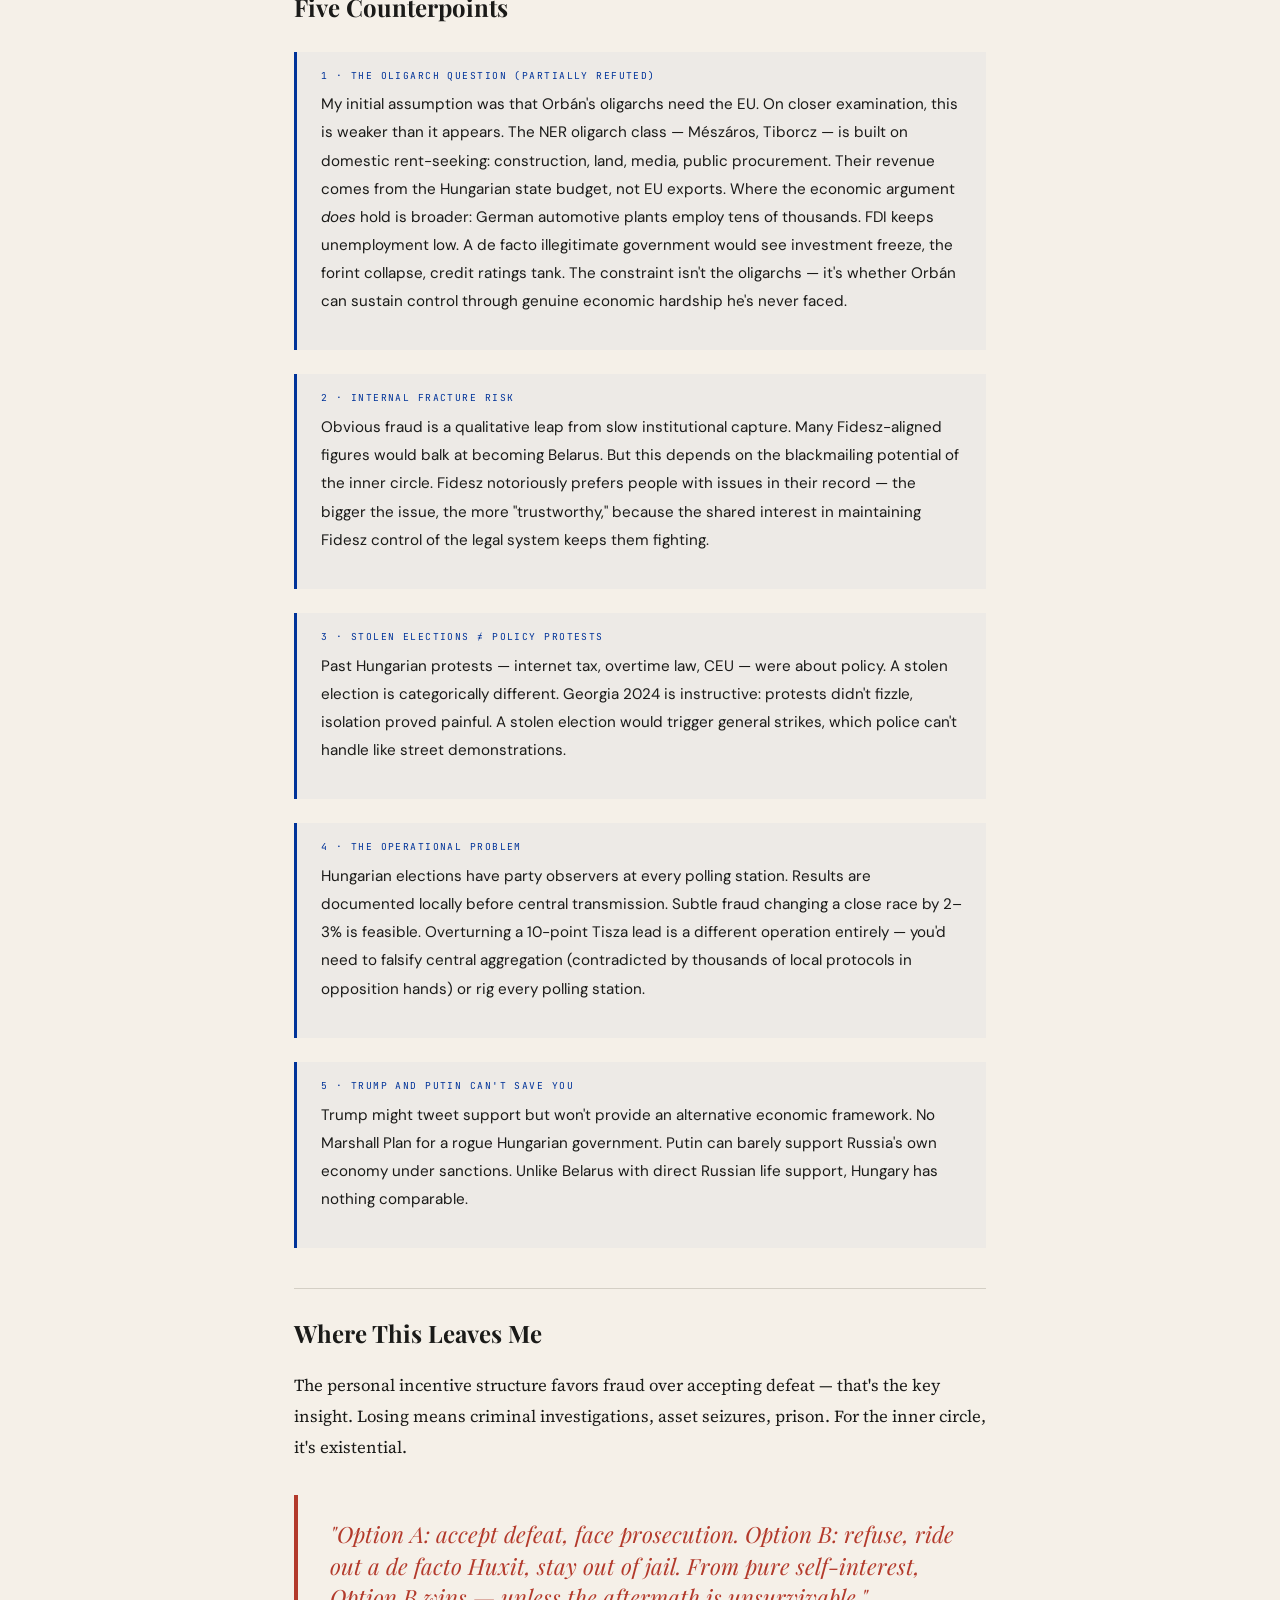
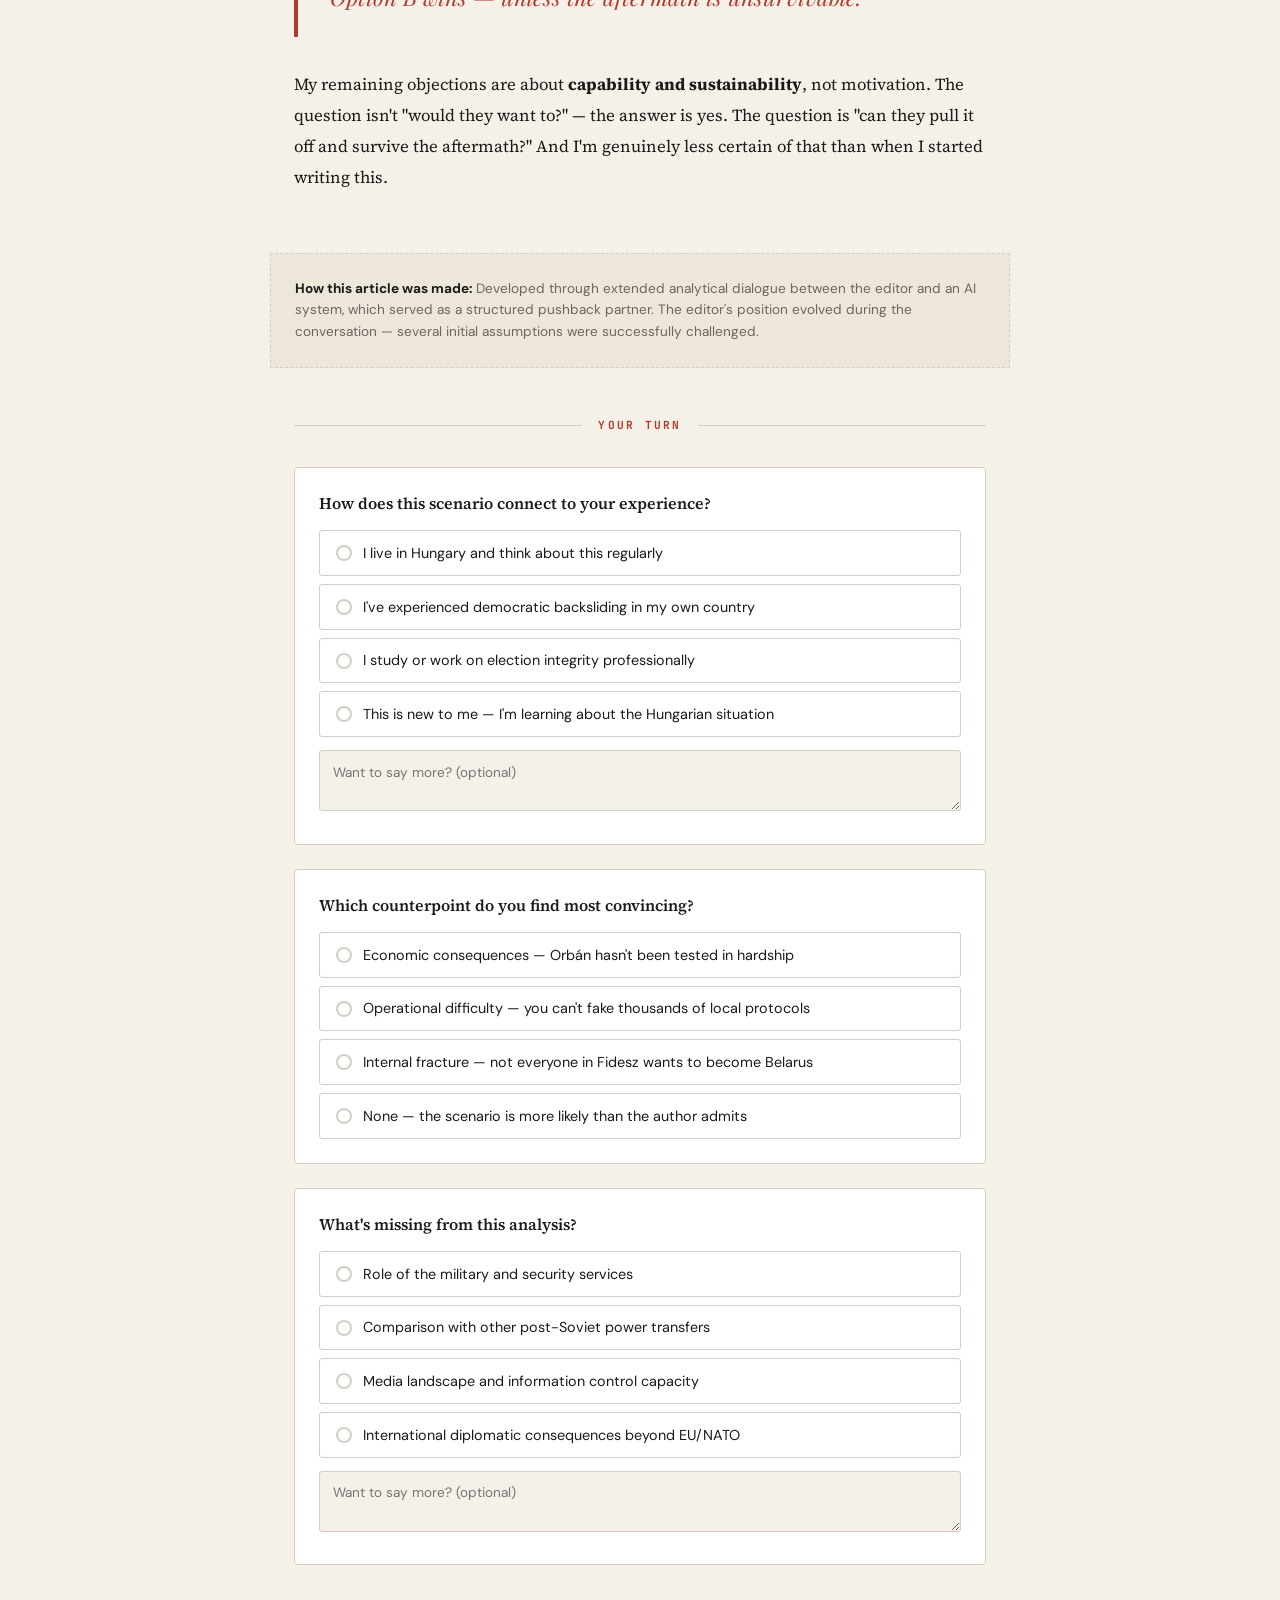
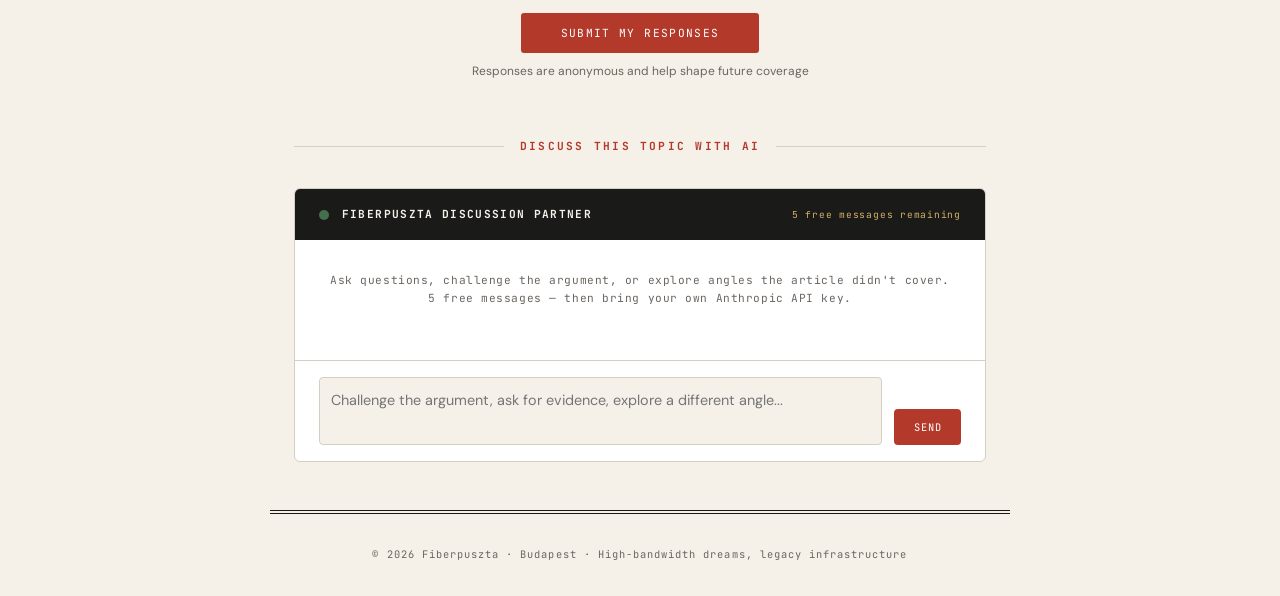
<file: articles/election-fraud-scenario.html>
<!DOCTYPE html>
<html lang="en">
<head>
<meta charset="UTF-8">
<meta name="viewport" content="width=device-width, initial-scale=1.0">
<title>The Election Fraud Scenario: An Honest Risk Assessment — Fiberpuszta</title>
<link rel="stylesheet" href="../style.css">
</head>
<body>

<div class="topbar">
  <a href="../index.html" class="topbar-brand"><span>Fiber</span>puszta</a>
  <a href="../index.html" class="topbar-back">← All articles</a>
</div>

<header class="article-header">
  <div class="article-meta-top">
    <span class="article-tag tag-opinion">Opinion</span>
    <span class="tag-section">Democracy & Elections · Hungarian Elections 2026</span>
  </div>
  <h1>The Election Fraud Scenario: An Honest Risk Assessment</h1>
  <p class="article-deck">If Fidesz sees the vote count going badly, what stops them from deploying the 'under attack' narrative and simply not accepting the result? The infrastructure is in place. The personal stakes are existential. But the scenario has critical weaknesses that pessimists may be underweighting.</p>
  <div class="article-byline">
    <div class="byline-avatar">GK</div>
    <div class="byline-info">
      <div class="byline-name">Gergely K.</div>
      <div class="byline-date">February 2026 · 12 min read</div>
    </div>
  </div>
</header>

<article class="article-body">

  <h2>The Thesis</h2>
  <p>Here is a scenario that keeps me up at night. The Hungarian election is approaching. Tisza leads in the polls. On election night, when the vote count reaches 30% and the direction is clear, Fidesz faces a choice: accept defeat — with all that entails — or activate years of narrative preparation and commit what would amount to obvious election fraud.</p>
  <p>The "under attack" infrastructure is already built. The Sovereignty Protection Office. The constant framing of EU pressure as foreign interference. The Trump and Putin relationships. The captured courts, the purged military leadership, the controlled election IT systems, the aligned media. These aren't hypothetical capabilities — they're documented institutional facts.</p>
  <div class="pull-quote">"I hope I'm wrong, but I can't find a hard barrier that would prevent it."</div>
  <p>The logic, from Orbán's inner circle's perspective, is brutally simple. Accept defeat, and what follows? Tisza takes power. Péter Magyar launches investigations. The entire NER system — public procurement corruption, land deals, EU fund misuse, the Tiborcz properties — becomes exposed. We're not talking about abstract accountability. We're talking about criminal prosecution.</p>
  <p>Now consider the alternative: refuse to accept the result. Ride out the protests. Achieve a de facto Huxit that would be nearly impossible through legal channels. For Fidesz, the EU is mostly a source of legal restrictions — the money taps are already frozen. International scandal? This is what makes Orbán an international figure.</p>

  <div class="editor-note"><strong>Editor's note:</strong> This analysis was developed through extended dialogue with an AI system, which served as a structured pushback partner — challenging assumptions, requesting evidence, and stress-testing the logic. The counterpoints below are genuine objections that changed my assessment.</div>

  <h2>Five Counterpoints</h2>
  <div class="counterpoint"><div class="counterpoint-label">1 · The Oligarch Question (Partially Refuted)</div><p>My initial assumption was that Orbán's oligarchs need the EU. On closer examination, this is weaker than it appears. The NER oligarch class — Mészáros, Tiborcz — is built on domestic rent-seeking: construction, land, media, public procurement. Their revenue comes from the Hungarian state budget, not EU exports. Where the economic argument <em>does</em> hold is broader: German automotive plants employ tens of thousands. FDI keeps unemployment low. A de facto illegitimate government would see investment freeze, the forint collapse, credit ratings tank. The constraint isn't the oligarchs — it's whether Orbán can sustain control through genuine economic hardship he's never faced.</p></div>
  <div class="counterpoint"><div class="counterpoint-label">2 · Internal Fracture Risk</div><p>Obvious fraud is a qualitative leap from slow institutional capture. Many Fidesz-aligned figures would balk at becoming Belarus. But this depends on the blackmailing potential of the inner circle. Fidesz notoriously prefers people with issues in their record — the bigger the issue, the more "trustworthy," because the shared interest in maintaining Fidesz control of the legal system keeps them fighting.</p></div>
  <div class="counterpoint"><div class="counterpoint-label">3 · Stolen Elections ≠ Policy Protests</div><p>Past Hungarian protests — internet tax, overtime law, CEU — were about policy. A stolen election is categorically different. Georgia 2024 is instructive: protests didn't fizzle, isolation proved painful. A stolen election would trigger general strikes, which police can't handle like street demonstrations.</p></div>
  <div class="counterpoint"><div class="counterpoint-label">4 · The Operational Problem</div><p>Hungarian elections have party observers at every polling station. Results are documented locally before central transmission. Subtle fraud changing a close race by 2–3% is feasible. Overturning a 10-point Tisza lead is a different operation entirely — you'd need to falsify central aggregation (contradicted by thousands of local protocols in opposition hands) or rig every polling station.</p></div>
  <div class="counterpoint"><div class="counterpoint-label">5 · Trump and Putin Can't Save You</div><p>Trump might tweet support but won't provide an alternative economic framework. No Marshall Plan for a rogue Hungarian government. Putin can barely support Russia's own economy under sanctions. Unlike Belarus with direct Russian life support, Hungary has nothing comparable.</p></div>

  <h2>Where This Leaves Me</h2>
  <p>The personal incentive structure favors fraud over accepting defeat — that's the key insight. Losing means criminal investigations, asset seizures, prison. For the inner circle, it's existential.</p>
  <div class="pull-quote">"Option A: accept defeat, face prosecution. Option B: refuse, ride out a de facto Huxit, stay out of jail. From pure self-interest, Option B wins — unless the aftermath is unsurvivable."</div>
  <p>My remaining objections are about <strong>capability and sustainability</strong>, not motivation. The question isn't "would they want to?" — the answer is yes. The question is "can they pull it off and survive the aftermath?" And I'm genuinely less certain of that than when I started writing this.</p>

</article>

<div class="origin-note">
  <strong>How this article was made:</strong> Developed through extended analytical dialogue between the editor and an AI system, which served as a structured pushback partner. The editor's position evolved during the conversation — several initial assumptions were successfully challenged.
</div>

<div class="engage-section">
  <div class="engage-divider"><h2>Your Turn</h2></div>
  <div class="resonance-q">
      <h3>How does this scenario connect to your experience?</h3>
      <div class="resonance-options" data-question="connection"><div class="resonance-opt" onclick="selectOption(this)"><div class="dot"></div><span>I live in Hungary and think about this regularly</span></div><div class="resonance-opt" onclick="selectOption(this)"><div class="dot"></div><span>I've experienced democratic backsliding in my own country</span></div><div class="resonance-opt" onclick="selectOption(this)"><div class="dot"></div><span>I study or work on election integrity professionally</span></div><div class="resonance-opt" onclick="selectOption(this)"><div class="dot"></div><span>This is new to me — I'm learning about the Hungarian situation</span></div></div>
      <div class="resonance-freetext"><textarea placeholder="Want to say more? (optional)"></textarea></div>
    </div>
  <div class="resonance-q">
      <h3>Which counterpoint do you find most convincing?</h3>
      <div class="resonance-options" data-question="counterpoint"><div class="resonance-opt" onclick="selectOption(this)"><div class="dot"></div><span>Economic consequences — Orbán hasn't been tested in hardship</span></div><div class="resonance-opt" onclick="selectOption(this)"><div class="dot"></div><span>Operational difficulty — you can't fake thousands of local protocols</span></div><div class="resonance-opt" onclick="selectOption(this)"><div class="dot"></div><span>Internal fracture — not everyone in Fidesz wants to become Belarus</span></div><div class="resonance-opt" onclick="selectOption(this)"><div class="dot"></div><span>None — the scenario is more likely than the author admits</span></div></div>
      
    </div>
  <div class="resonance-q">
      <h3>What's missing from this analysis?</h3>
      <div class="resonance-options" data-question="missing"><div class="resonance-opt" onclick="selectOption(this)"><div class="dot"></div><span>Role of the military and security services</span></div><div class="resonance-opt" onclick="selectOption(this)"><div class="dot"></div><span>Comparison with other post-Soviet power transfers</span></div><div class="resonance-opt" onclick="selectOption(this)"><div class="dot"></div><span>Media landscape and information control capacity</span></div><div class="resonance-opt" onclick="selectOption(this)"><div class="dot"></div><span>International diplomatic consequences beyond EU/NATO</span></div></div>
      <div class="resonance-freetext"><textarea placeholder="Want to say more? (optional)"></textarea></div>
    </div>
  <div class="submit-responses">
    <button class="btn-submit-responses" onclick="submitResponses()">Submit My Responses</button>
    <p class="submit-note">Responses are anonymous and help shape future coverage</p>
  </div>
</div>

<div class="chat-section">
  <div class="engage-divider"><h2>Discuss This Topic with AI</h2></div>
  <div class="chat-container">
    <div class="chat-header">
      <div class="chat-header-left">
        <div class="chat-ai-dot"></div>
        <h3>Fiberpuszta Discussion Partner</h3>
      </div>
      <div class="chat-budget" id="budget-display">5 free messages remaining</div>
    </div>
    <div class="chat-messages" id="chat-messages">
      <div class="chat-msg system">
        Ask questions, challenge the argument, or explore angles the article didn't cover.
        5 free messages — then bring your own Anthropic API key.
      </div>
    </div>
    <div class="chat-input-area">
      <textarea id="chat-input" placeholder="Challenge the argument, ask for evidence, explore a different angle..."></textarea>
      <button class="btn-send" id="btn-send" onclick="sendMessage()">Send</button>
    </div>
    <div class="byok-section" id="byok-section">
      <p><strong>Free messages used up.</strong> Enter your Anthropic API key to continue. Stored only in your browser.</p>
      <div class="byok-row">
        <input type="password" placeholder="sk-ant-api03-..." id="byok-input">
        <button class="btn-byok" onclick="activateBYOK()">Unlock</button>
      </div>
    </div>
  </div>
</div>

<div class="article-footer">
  <p>© 2026 Fiberpuszta · Budapest · High-bandwidth dreams, legacy infrastructure</p>
</div>

<script>
window.ARTICLE_CONTEXT = "You are a discussion partner on the Fiberpuszta journal. The reader has just read an article analyzing the possibility that Hungary's ruling Fidesz party might commit election fraud rather than accept defeat in 2026. The article argues the motivation is real (inner circle faces prosecution if they lose) but questions capability and sustainability. Five counterpoints were raised: economic collapse, internal Fidesz fracture, general strikes vs policy protests, operational difficulty of faking thousands of local protocols, and the inability of Trump/Putin to provide economic alternatives. Engage seriously, challenge simplistic thinking, draw on comparative cases (Georgia, Belarus, Serbia, Turkey). Be direct, 2-3 paragraphs max.";
</script>
<script src="../chat.js"></script>
</body>
</html>
</file>
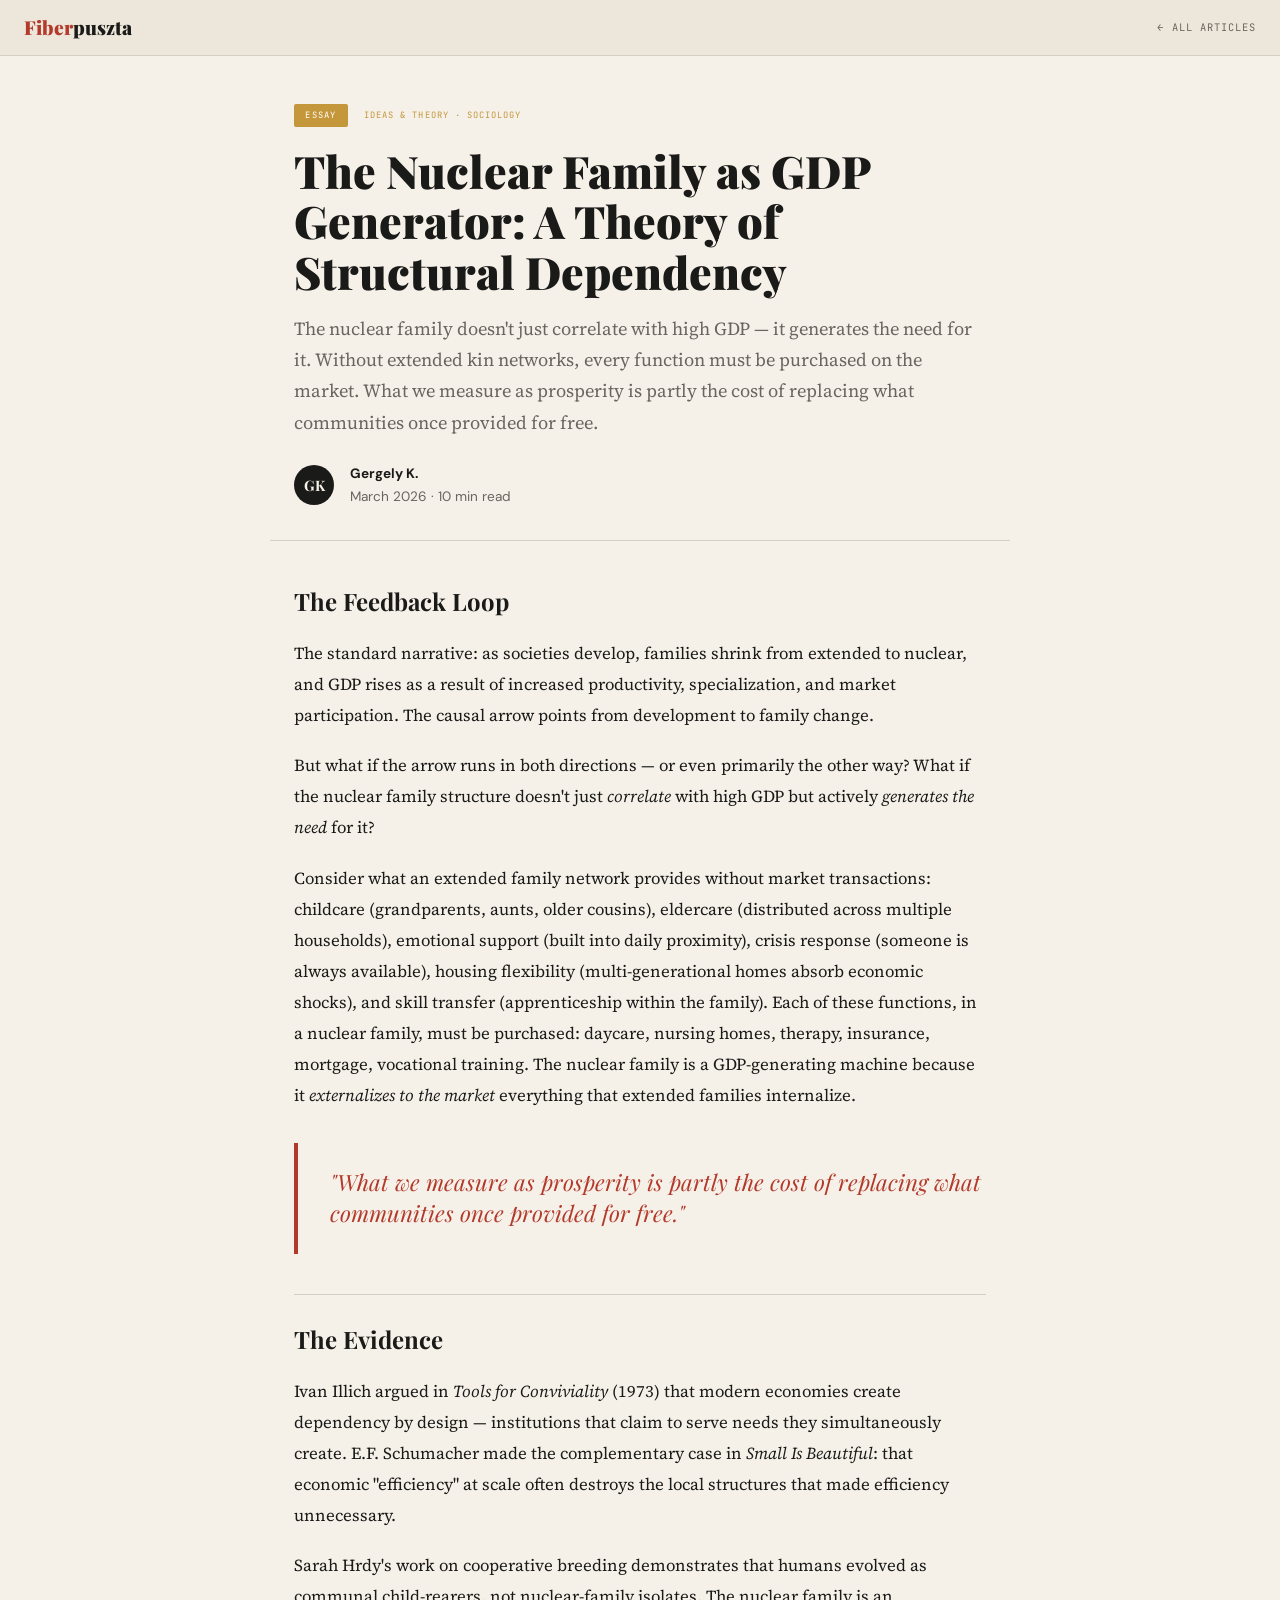
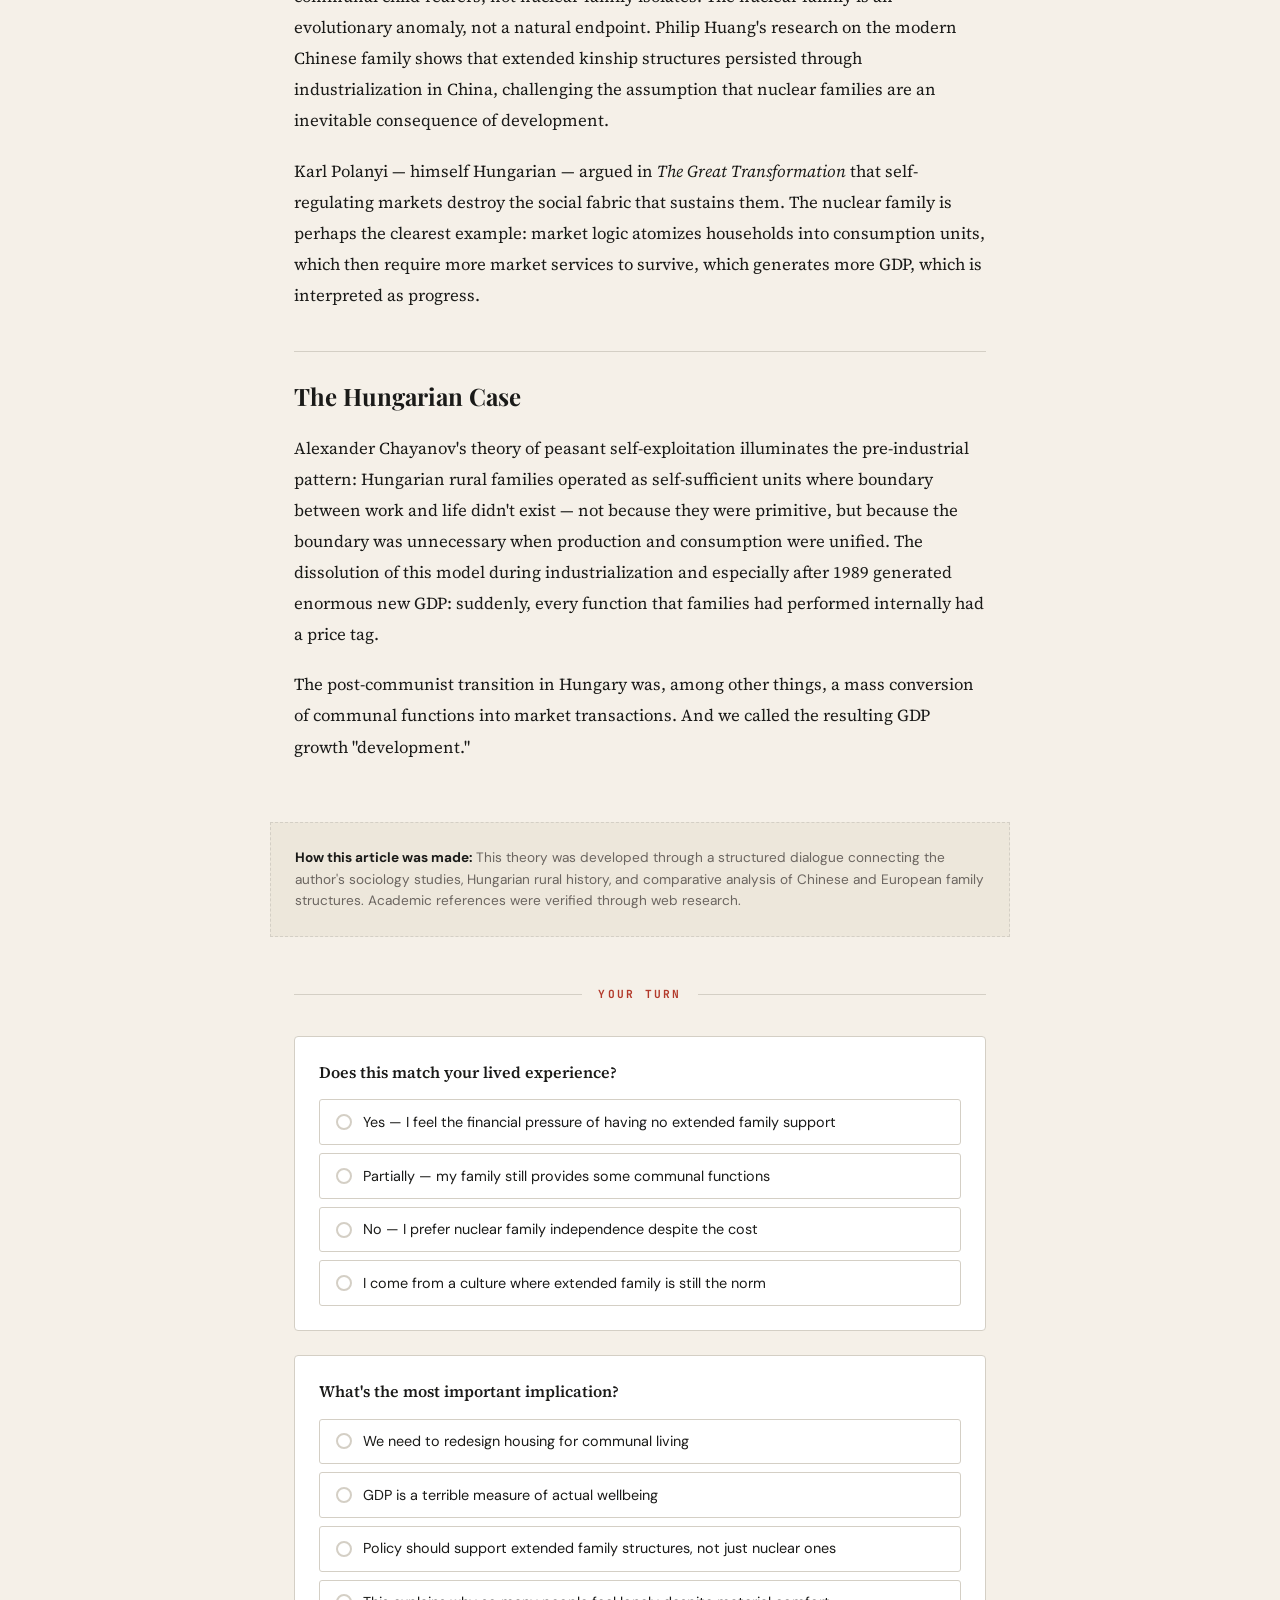
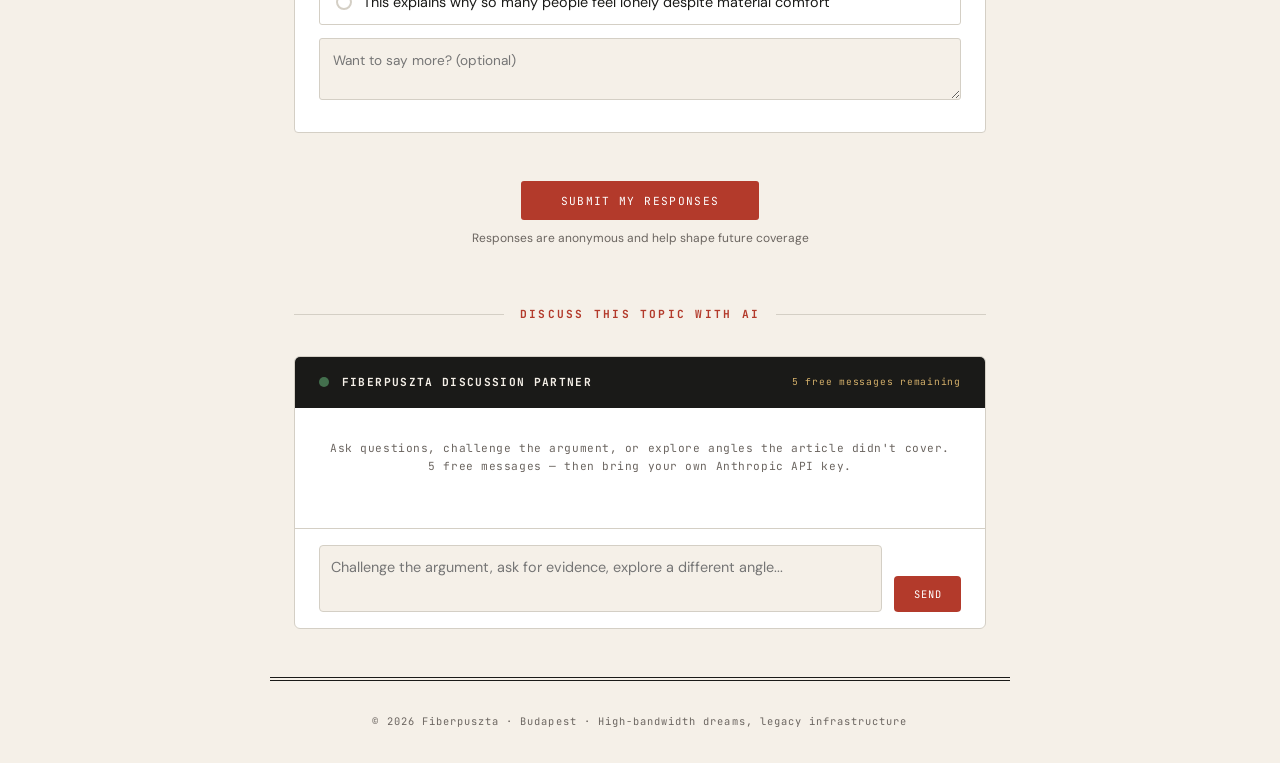
<file: articles/nuclear-family-gdp.html>
<!DOCTYPE html>
<html lang="en">
<head>
<meta charset="UTF-8">
<meta name="viewport" content="width=device-width, initial-scale=1.0">
<title>The Nuclear Family as GDP Generator: A Theory of Structural Dependency — Fiberpuszta</title>
<link rel="stylesheet" href="../style.css">
</head>
<body>

<div class="topbar">
  <a href="../index.html" class="topbar-brand"><span>Fiber</span>puszta</a>
  <a href="../index.html" class="topbar-back">← All articles</a>
</div>

<header class="article-header">
  <div class="article-meta-top">
    <span class="article-tag tag-essay">Essay</span>
    <span class="tag-section">Ideas & Theory · Sociology</span>
  </div>
  <h1>The Nuclear Family as GDP Generator: A Theory of Structural Dependency</h1>
  <p class="article-deck">The nuclear family doesn't just correlate with high GDP — it generates the need for it. Without extended kin networks, every function must be purchased on the market. What we measure as prosperity is partly the cost of replacing what communities once provided for free.</p>
  <div class="article-byline">
    <div class="byline-avatar">GK</div>
    <div class="byline-info">
      <div class="byline-name">Gergely K.</div>
      <div class="byline-date">March 2026 · 10 min read</div>
    </div>
  </div>
</header>

<article class="article-body">

  <h2>The Feedback Loop</h2>
  <p>The standard narrative: as societies develop, families shrink from extended to nuclear, and GDP rises as a result of increased productivity, specialization, and market participation. The causal arrow points from development to family change.</p>
  <p>But what if the arrow runs in both directions — or even primarily the other way? What if the nuclear family structure doesn't just <em>correlate</em> with high GDP but actively <em>generates the need</em> for it?</p>
  <p>Consider what an extended family network provides without market transactions: childcare (grandparents, aunts, older cousins), eldercare (distributed across multiple households), emotional support (built into daily proximity), crisis response (someone is always available), housing flexibility (multi-generational homes absorb economic shocks), and skill transfer (apprenticeship within the family). Each of these functions, in a nuclear family, must be purchased: daycare, nursing homes, therapy, insurance, mortgage, vocational training. The nuclear family is a GDP-generating machine because it <em>externalizes to the market</em> everything that extended families internalize.</p>

  <div class="pull-quote">"What we measure as prosperity is partly the cost of replacing what communities once provided for free."</div>

  <h2>The Evidence</h2>
  <p>Ivan Illich argued in <em>Tools for Conviviality</em> (1973) that modern economies create dependency by design — institutions that claim to serve needs they simultaneously create. E.F. Schumacher made the complementary case in <em>Small Is Beautiful</em>: that economic "efficiency" at scale often destroys the local structures that made efficiency unnecessary.</p>
  <p>Sarah Hrdy's work on cooperative breeding demonstrates that humans evolved as communal child-rearers, not nuclear-family isolates. The nuclear family is an evolutionary anomaly, not a natural endpoint. Philip Huang's research on the modern Chinese family shows that extended kinship structures persisted through industrialization in China, challenging the assumption that nuclear families are an inevitable consequence of development.</p>
  <p>Karl Polanyi — himself Hungarian — argued in <em>The Great Transformation</em> that self-regulating markets destroy the social fabric that sustains them. The nuclear family is perhaps the clearest example: market logic atomizes households into consumption units, which then require more market services to survive, which generates more GDP, which is interpreted as progress.</p>

  <h2>The Hungarian Case</h2>
  <p>Alexander Chayanov's theory of peasant self-exploitation illuminates the pre-industrial pattern: Hungarian rural families operated as self-sufficient units where boundary between work and life didn't exist — not because they were primitive, but because the boundary was unnecessary when production and consumption were unified. The dissolution of this model during industrialization and especially after 1989 generated enormous new GDP: suddenly, every function that families had performed internally had a price tag.</p>
  <p>The post-communist transition in Hungary was, among other things, a mass conversion of communal functions into market transactions. And we called the resulting GDP growth "development."</p>

</article>

<div class="origin-note">
  <strong>How this article was made:</strong> This theory was developed through a structured dialogue connecting the author's sociology studies, Hungarian rural history, and comparative analysis of Chinese and European family structures. Academic references were verified through web research.
</div>

<div class="engage-section">
  <div class="engage-divider"><h2>Your Turn</h2></div>
  <div class="resonance-q">
      <h3>Does this match your lived experience?</h3>
      <div class="resonance-options" data-question="reaction"><div class="resonance-opt" onclick="selectOption(this)"><div class="dot"></div><span>Yes — I feel the financial pressure of having no extended family support</span></div><div class="resonance-opt" onclick="selectOption(this)"><div class="dot"></div><span>Partially — my family still provides some communal functions</span></div><div class="resonance-opt" onclick="selectOption(this)"><div class="dot"></div><span>No — I prefer nuclear family independence despite the cost</span></div><div class="resonance-opt" onclick="selectOption(this)"><div class="dot"></div><span>I come from a culture where extended family is still the norm</span></div></div>
      
    </div>
  <div class="resonance-q">
      <h3>What's the most important implication?</h3>
      <div class="resonance-options" data-question="implication"><div class="resonance-opt" onclick="selectOption(this)"><div class="dot"></div><span>We need to redesign housing for communal living</span></div><div class="resonance-opt" onclick="selectOption(this)"><div class="dot"></div><span>GDP is a terrible measure of actual wellbeing</span></div><div class="resonance-opt" onclick="selectOption(this)"><div class="dot"></div><span>Policy should support extended family structures, not just nuclear ones</span></div><div class="resonance-opt" onclick="selectOption(this)"><div class="dot"></div><span>This explains why so many people feel lonely despite material comfort</span></div></div>
      <div class="resonance-freetext"><textarea placeholder="Want to say more? (optional)"></textarea></div>
    </div>
  <div class="submit-responses">
    <button class="btn-submit-responses" onclick="submitResponses()">Submit My Responses</button>
    <p class="submit-note">Responses are anonymous and help shape future coverage</p>
  </div>
</div>

<div class="chat-section">
  <div class="engage-divider"><h2>Discuss This Topic with AI</h2></div>
  <div class="chat-container">
    <div class="chat-header">
      <div class="chat-header-left">
        <div class="chat-ai-dot"></div>
        <h3>Fiberpuszta Discussion Partner</h3>
      </div>
      <div class="chat-budget" id="budget-display">5 free messages remaining</div>
    </div>
    <div class="chat-messages" id="chat-messages">
      <div class="chat-msg system">
        Ask questions, challenge the argument, or explore angles the article didn't cover.
        5 free messages — then bring your own Anthropic API key.
      </div>
    </div>
    <div class="chat-input-area">
      <textarea id="chat-input" placeholder="Challenge the argument, ask for evidence, explore a different angle..."></textarea>
      <button class="btn-send" id="btn-send" onclick="sendMessage()">Send</button>
    </div>
    <div class="byok-section" id="byok-section">
      <p><strong>Free messages used up.</strong> Enter your Anthropic API key to continue. Stored only in your browser.</p>
      <div class="byok-row">
        <input type="password" placeholder="sk-ant-api03-..." id="byok-input">
        <button class="btn-byok" onclick="activateBYOK()">Unlock</button>
      </div>
    </div>
  </div>
</div>

<div class="article-footer">
  <p>© 2026 Fiberpuszta · Budapest · High-bandwidth dreams, legacy infrastructure</p>
</div>

<script>
window.ARTICLE_CONTEXT = "You are a discussion partner on Fiberpuszta. The reader has read a sociological essay arguing that the nuclear family structure generates the need for high GDP by forcing all functions (childcare, eldercare, emotional support, crisis response) onto the market. Key references: Illich (Tools for Conviviality), Chayanov (peasant self-exploitation), Polanyi (The Great Transformation), Fei Xiaotong (From the Soil), Sarah Hrdy (cooperative breeding), Schumacher (Small Is Beautiful). The author frames GDP partly as the cost of atomization. Challenge: is this romanticizing extended families? What about agency, domestic violence, individual freedom? Be direct.";
</script>
<script src="../chat.js"></script>
</body>
</html>
</file>
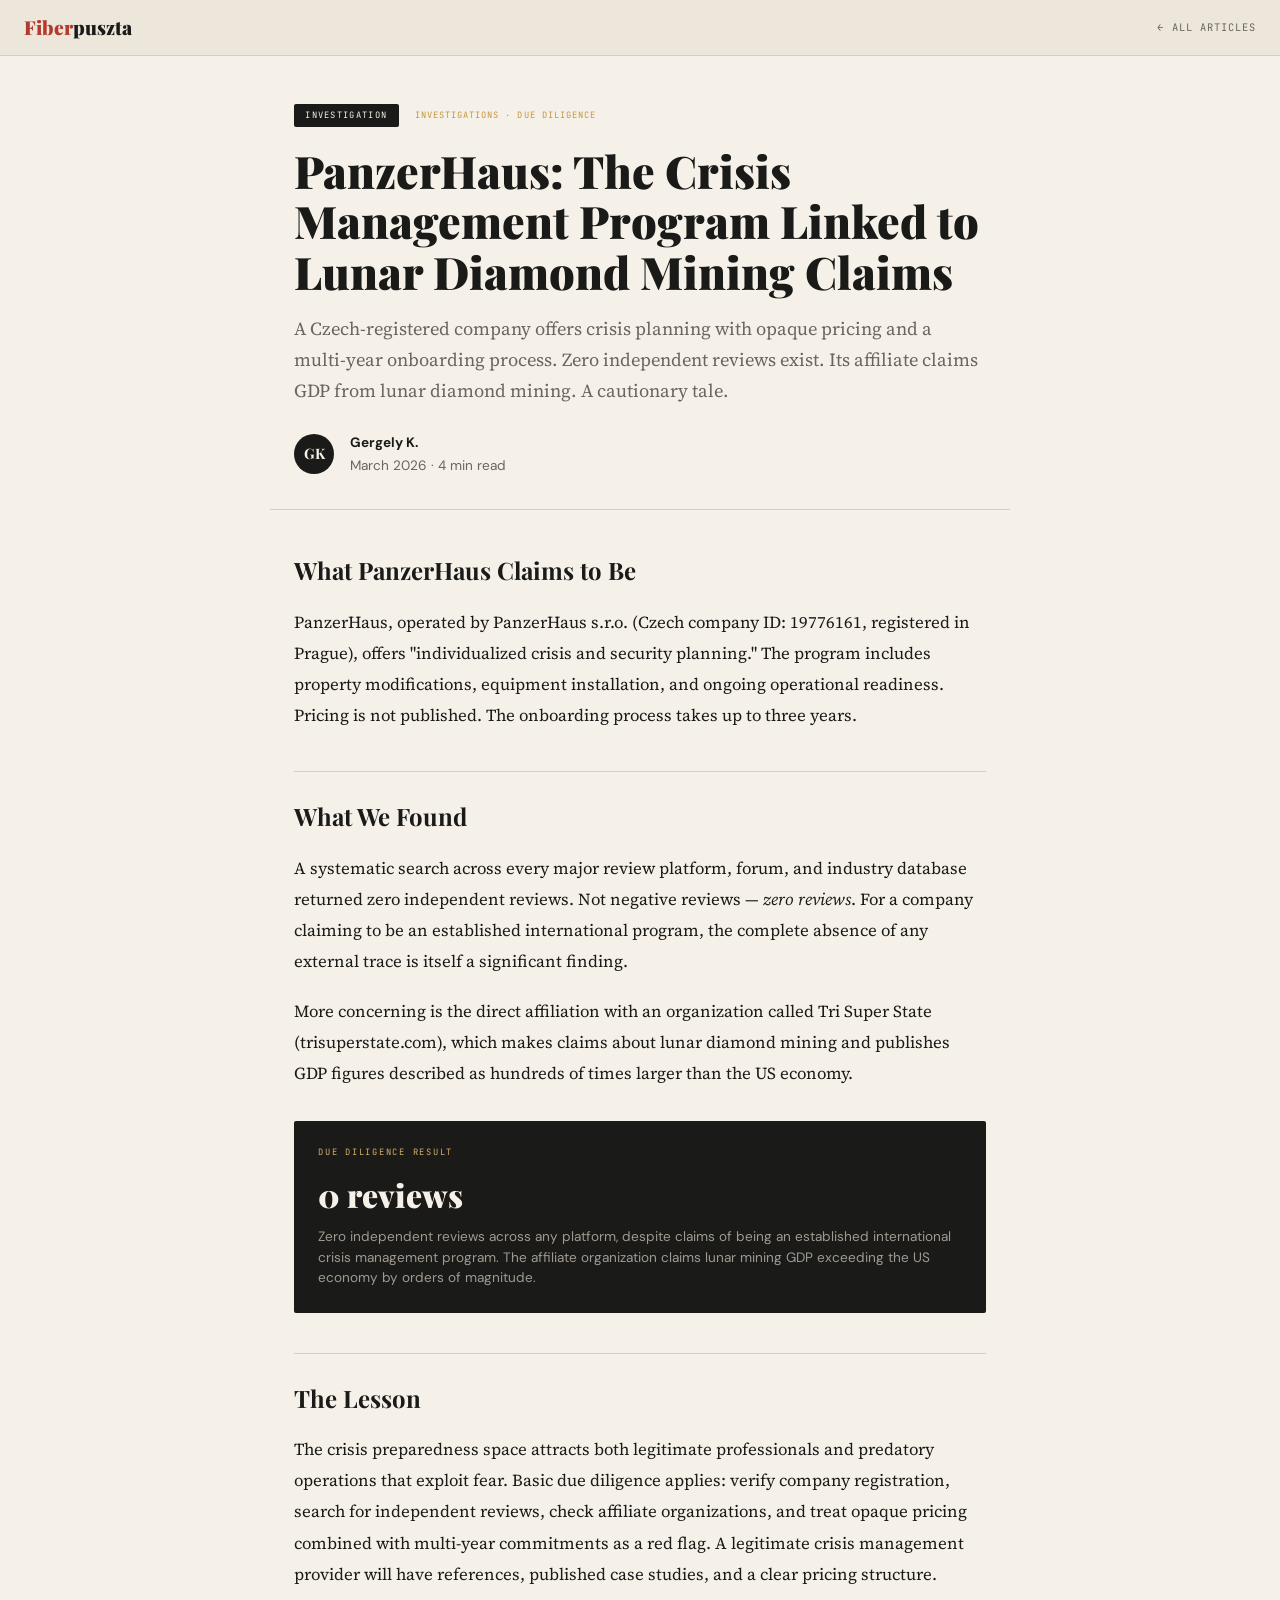
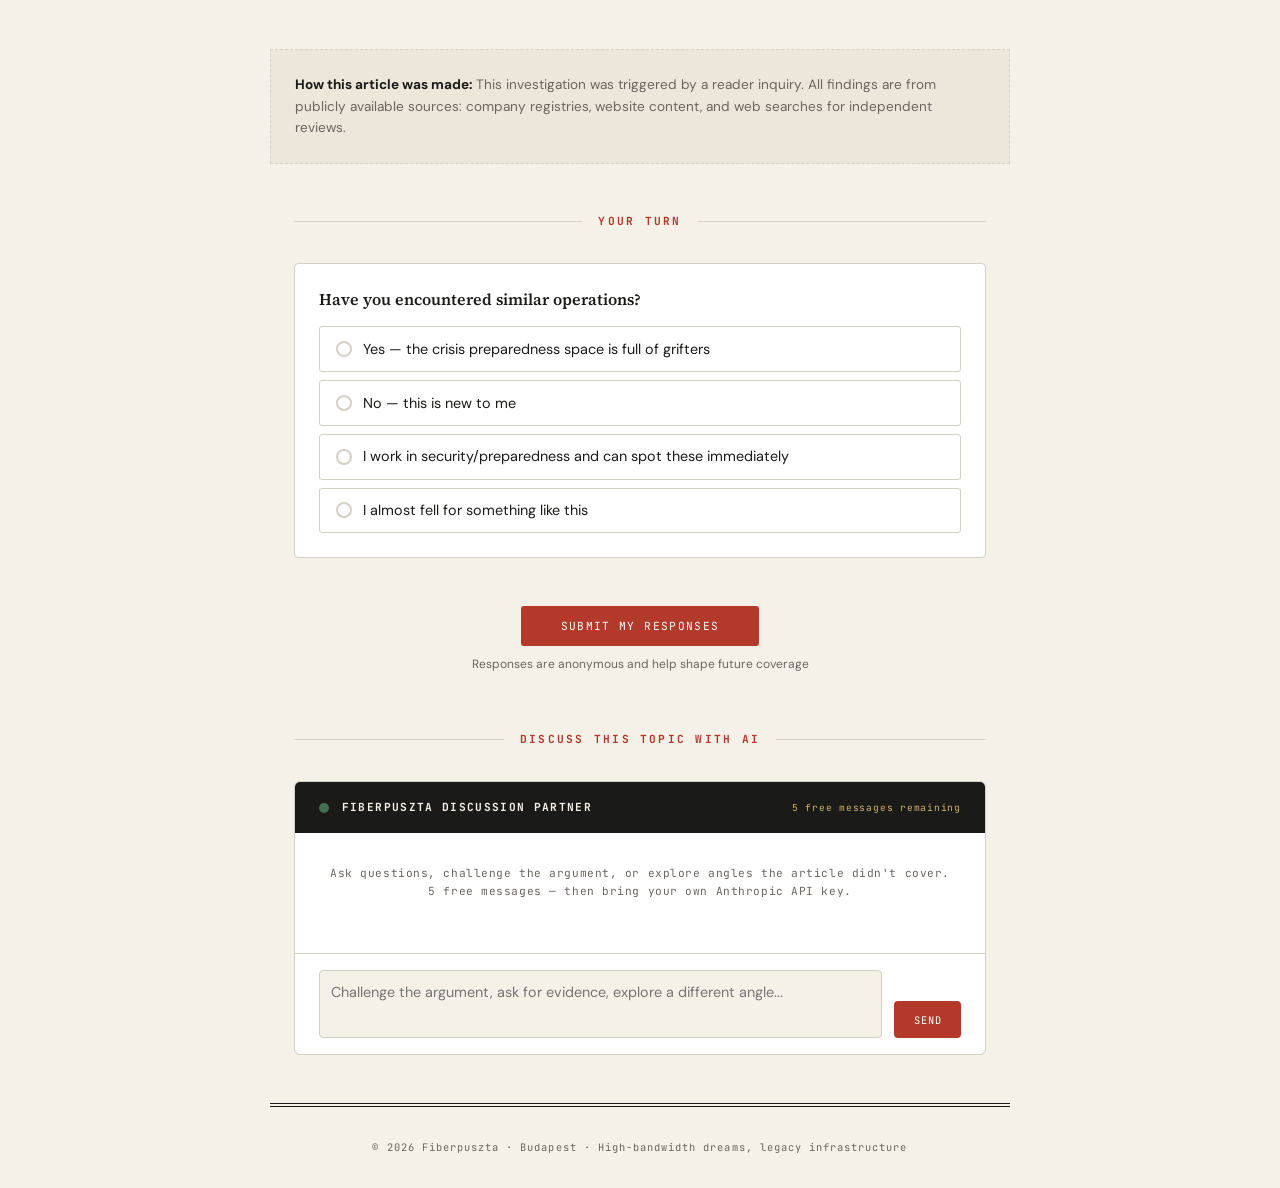
<file: articles/panzerhaus-investigation.html>
<!DOCTYPE html>
<html lang="en">
<head>
<meta charset="UTF-8">
<meta name="viewport" content="width=device-width, initial-scale=1.0">
<title>PanzerHaus: The Crisis Management Program Linked to Lunar Diamond Mining Claims — Fiberpuszta</title>
<link rel="stylesheet" href="../style.css">
</head>
<body>

<div class="topbar">
  <a href="../index.html" class="topbar-brand"><span>Fiber</span>puszta</a>
  <a href="../index.html" class="topbar-back">← All articles</a>
</div>

<header class="article-header">
  <div class="article-meta-top">
    <span class="article-tag tag-investigation">Investigation</span>
    <span class="tag-section">Investigations · Due Diligence</span>
  </div>
  <h1>PanzerHaus: The Crisis Management Program Linked to Lunar Diamond Mining Claims</h1>
  <p class="article-deck">A Czech-registered company offers crisis planning with opaque pricing and a multi-year onboarding process. Zero independent reviews exist. Its affiliate claims GDP from lunar diamond mining. A cautionary tale.</p>
  <div class="article-byline">
    <div class="byline-avatar">GK</div>
    <div class="byline-info">
      <div class="byline-name">Gergely K.</div>
      <div class="byline-date">March 2026 · 4 min read</div>
    </div>
  </div>
</header>

<article class="article-body">

  <h2>What PanzerHaus Claims to Be</h2>
  <p>PanzerHaus, operated by PanzerHaus s.r.o. (Czech company ID: 19776161, registered in Prague), offers "individualized crisis and security planning." The program includes property modifications, equipment installation, and ongoing operational readiness. Pricing is not published. The onboarding process takes up to three years.</p>

  <h2>What We Found</h2>
  <p>A systematic search across every major review platform, forum, and industry database returned zero independent reviews. Not negative reviews — <em>zero reviews</em>. For a company claiming to be an established international program, the complete absence of any external trace is itself a significant finding.</p>
  <p>More concerning is the direct affiliation with an organization called Tri Super State (trisuperstate.com), which makes claims about lunar diamond mining and publishes GDP figures described as hundreds of times larger than the US economy.</p>

  <div class="data-callout"><div class="dc-label">Due Diligence Result</div><div class="dc-stat">0 reviews</div><div class="dc-context">Zero independent reviews across any platform, despite claims of being an established international crisis management program. The affiliate organization claims lunar mining GDP exceeding the US economy by orders of magnitude.</div></div>

  <h2>The Lesson</h2>
  <p>The crisis preparedness space attracts both legitimate professionals and predatory operations that exploit fear. Basic due diligence applies: verify company registration, search for independent reviews, check affiliate organizations, and treat opaque pricing combined with multi-year commitments as a red flag. A legitimate crisis management provider will have references, published case studies, and a clear pricing structure.</p>

</article>

<div class="origin-note">
  <strong>How this article was made:</strong> This investigation was triggered by a reader inquiry. All findings are from publicly available sources: company registries, website content, and web searches for independent reviews.
</div>

<div class="engage-section">
  <div class="engage-divider"><h2>Your Turn</h2></div>
  <div class="resonance-q">
      <h3>Have you encountered similar operations?</h3>
      <div class="resonance-options" data-question="encounter"><div class="resonance-opt" onclick="selectOption(this)"><div class="dot"></div><span>Yes — the crisis preparedness space is full of grifters</span></div><div class="resonance-opt" onclick="selectOption(this)"><div class="dot"></div><span>No — this is new to me</span></div><div class="resonance-opt" onclick="selectOption(this)"><div class="dot"></div><span>I work in security/preparedness and can spot these immediately</span></div><div class="resonance-opt" onclick="selectOption(this)"><div class="dot"></div><span>I almost fell for something like this</span></div></div>
      
    </div>
  <div class="submit-responses">
    <button class="btn-submit-responses" onclick="submitResponses()">Submit My Responses</button>
    <p class="submit-note">Responses are anonymous and help shape future coverage</p>
  </div>
</div>

<div class="chat-section">
  <div class="engage-divider"><h2>Discuss This Topic with AI</h2></div>
  <div class="chat-container">
    <div class="chat-header">
      <div class="chat-header-left">
        <div class="chat-ai-dot"></div>
        <h3>Fiberpuszta Discussion Partner</h3>
      </div>
      <div class="chat-budget" id="budget-display">5 free messages remaining</div>
    </div>
    <div class="chat-messages" id="chat-messages">
      <div class="chat-msg system">
        Ask questions, challenge the argument, or explore angles the article didn't cover.
        5 free messages — then bring your own Anthropic API key.
      </div>
    </div>
    <div class="chat-input-area">
      <textarea id="chat-input" placeholder="Challenge the argument, ask for evidence, explore a different angle..."></textarea>
      <button class="btn-send" id="btn-send" onclick="sendMessage()">Send</button>
    </div>
    <div class="byok-section" id="byok-section">
      <p><strong>Free messages used up.</strong> Enter your Anthropic API key to continue. Stored only in your browser.</p>
      <div class="byok-row">
        <input type="password" placeholder="sk-ant-api03-..." id="byok-input">
        <button class="btn-byok" onclick="activateBYOK()">Unlock</button>
      </div>
    </div>
  </div>
</div>

<div class="article-footer">
  <p>© 2026 Fiberpuszta · Budapest · High-bandwidth dreams, legacy infrastructure</p>
</div>

<script>
window.ARTICLE_CONTEXT = "You are a discussion partner on Fiberpuszta. The reader has read a short investigation into PanzerHaus, a crisis management company registered in Czech Republic. Key findings: opaque pricing, multi-year onboarding, zero independent reviews anywhere, and affiliation with Tri Super State which claims lunar diamond mining GDP hundreds of times larger than the US economy. Discuss red flags in crisis preparedness marketing, legitimate vs. scam crisis planning, and what due diligence standards people should apply. Be direct.";
</script>
<script src="../chat.js"></script>
</body>
</html>
</file>
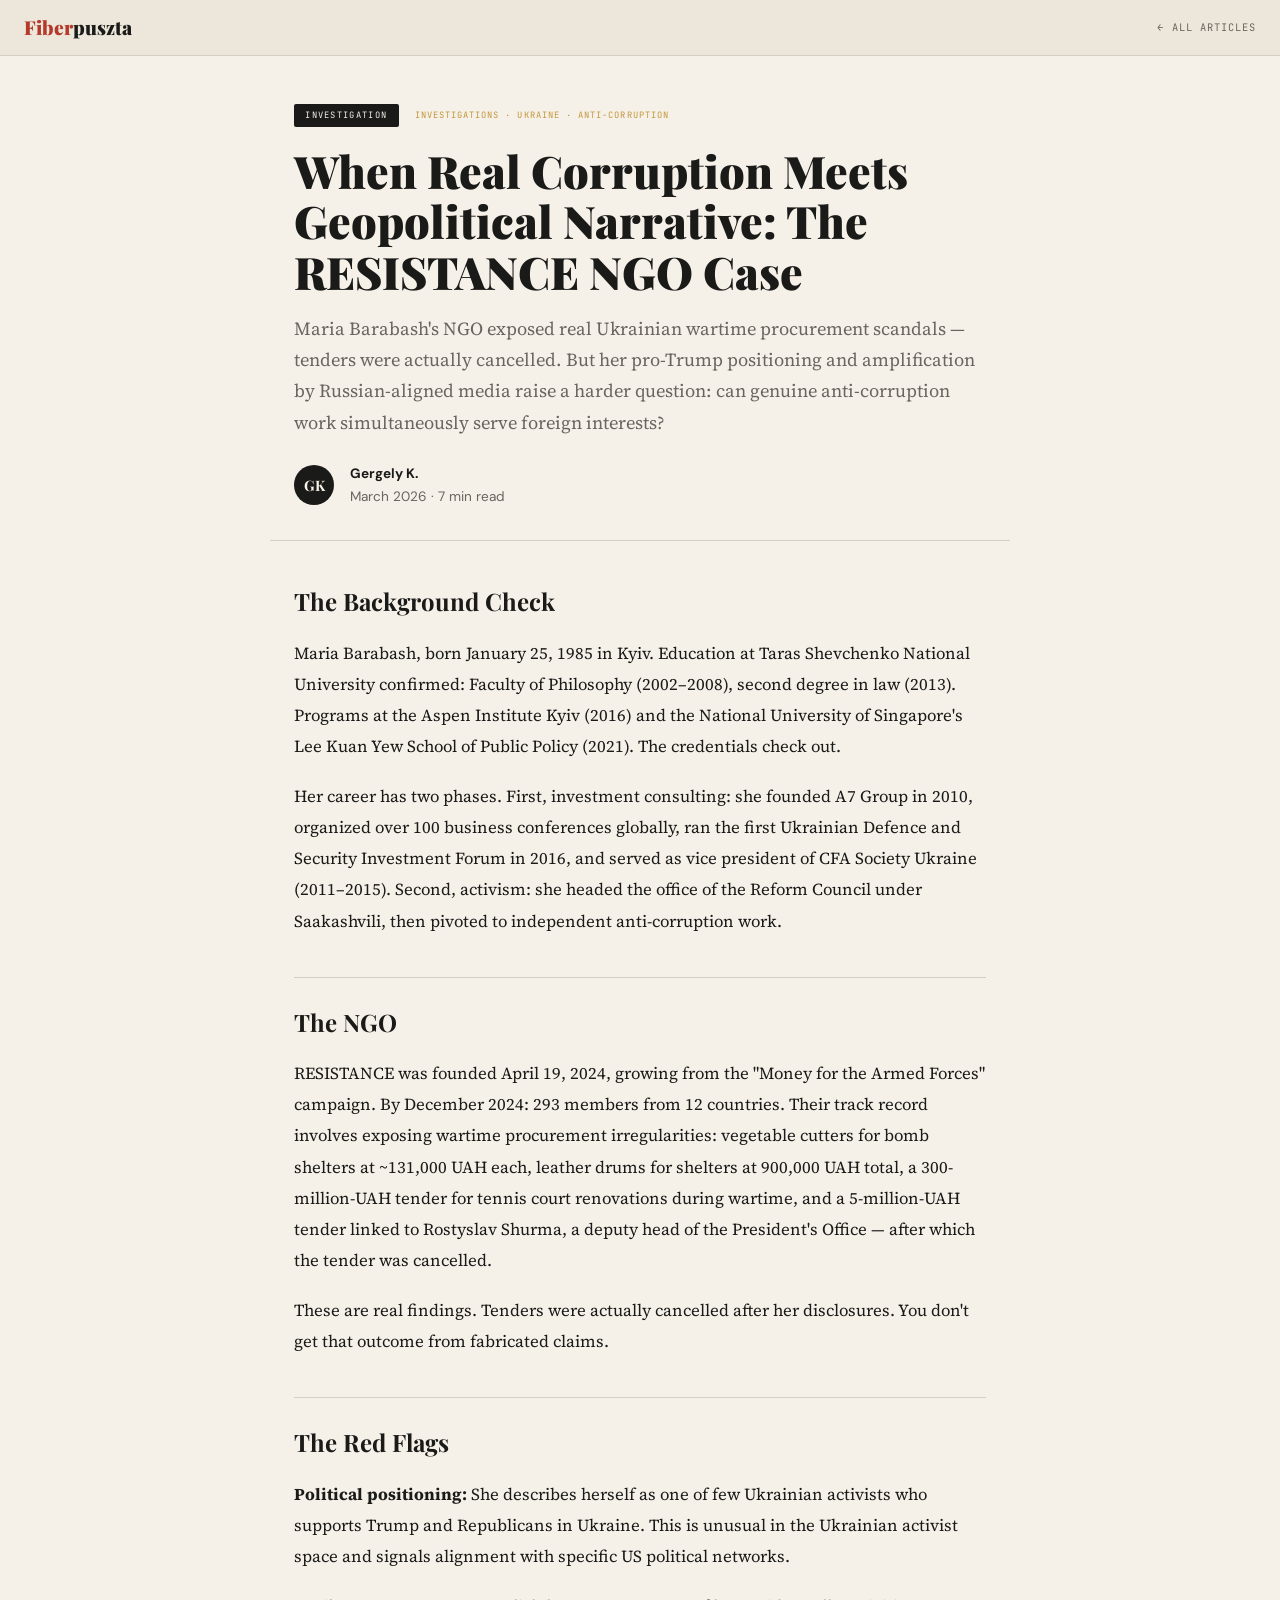
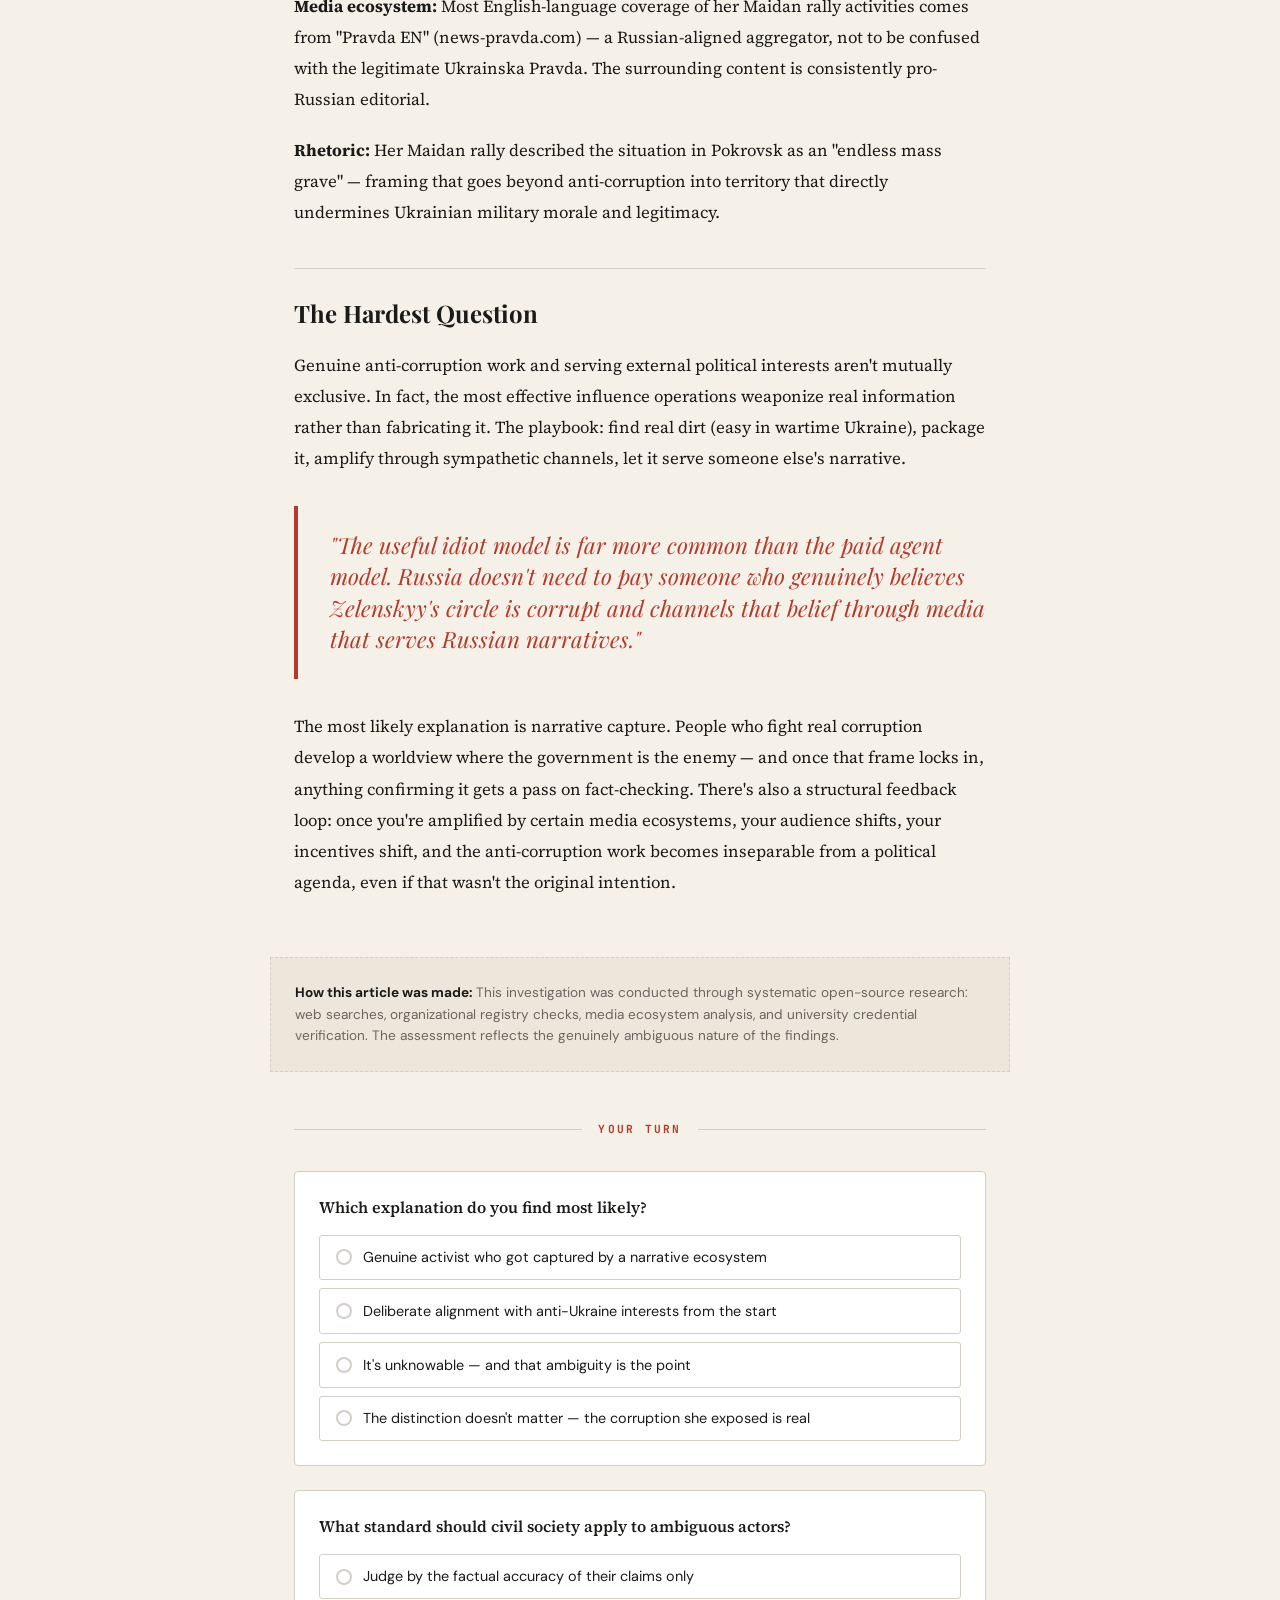
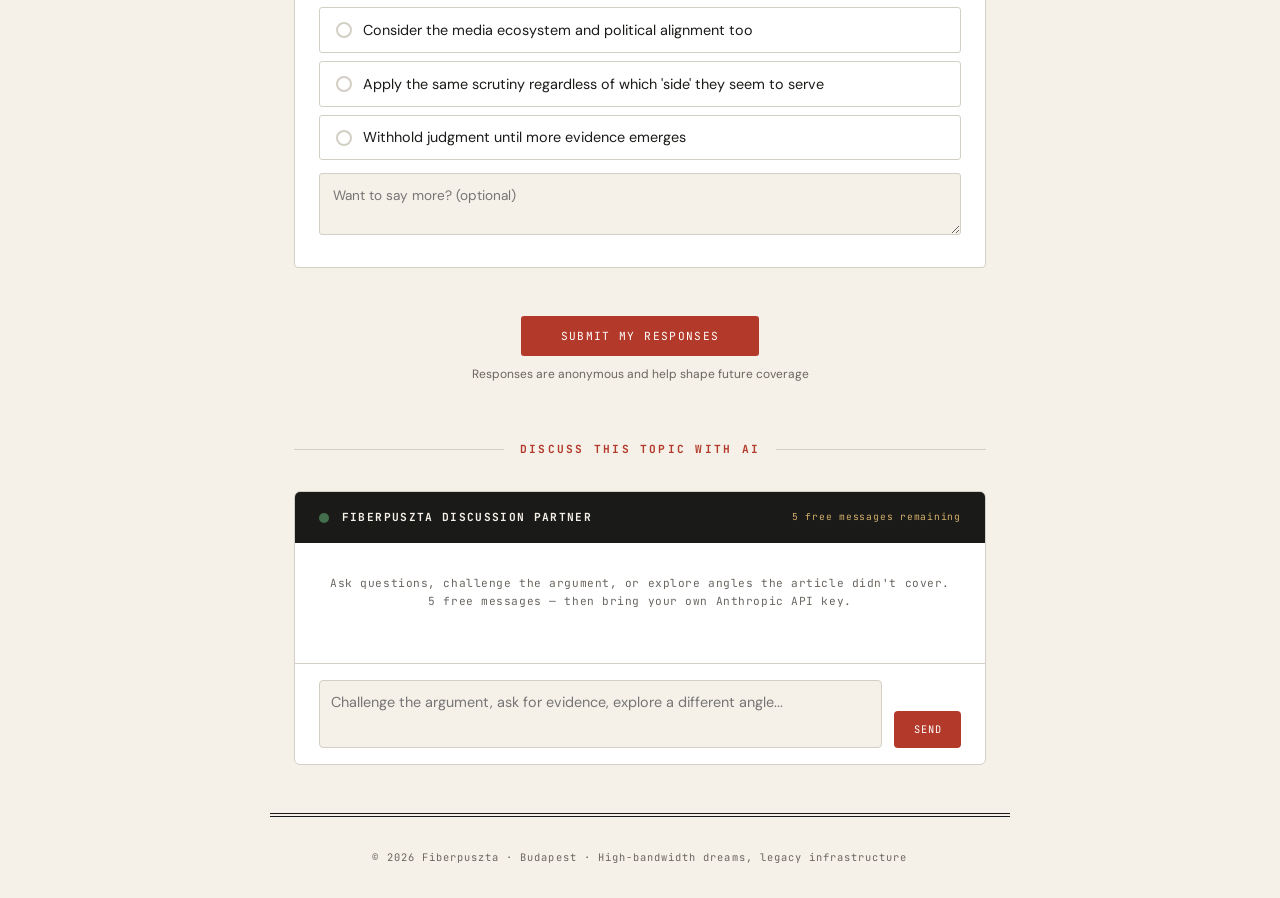
<file: articles/resistance-ngo-ukraine.html>
<!DOCTYPE html>
<html lang="en">
<head>
<meta charset="UTF-8">
<meta name="viewport" content="width=device-width, initial-scale=1.0">
<title>When Real Corruption Meets Geopolitical Narrative: The RESISTANCE NGO Case — Fiberpuszta</title>
<link rel="stylesheet" href="../style.css">
</head>
<body>

<div class="topbar">
  <a href="../index.html" class="topbar-brand"><span>Fiber</span>puszta</a>
  <a href="../index.html" class="topbar-back">← All articles</a>
</div>

<header class="article-header">
  <div class="article-meta-top">
    <span class="article-tag tag-investigation">Investigation</span>
    <span class="tag-section">Investigations · Ukraine · Anti-Corruption</span>
  </div>
  <h1>When Real Corruption Meets Geopolitical Narrative: The RESISTANCE NGO Case</h1>
  <p class="article-deck">Maria Barabash's NGO exposed real Ukrainian wartime procurement scandals — tenders were actually cancelled. But her pro-Trump positioning and amplification by Russian-aligned media raise a harder question: can genuine anti-corruption work simultaneously serve foreign interests?</p>
  <div class="article-byline">
    <div class="byline-avatar">GK</div>
    <div class="byline-info">
      <div class="byline-name">Gergely K.</div>
      <div class="byline-date">March 2026 · 7 min read</div>
    </div>
  </div>
</header>

<article class="article-body">

  <h2>The Background Check</h2>
  <p>Maria Barabash, born January 25, 1985 in Kyiv. Education at Taras Shevchenko National University confirmed: Faculty of Philosophy (2002–2008), second degree in law (2013). Programs at the Aspen Institute Kyiv (2016) and the National University of Singapore's Lee Kuan Yew School of Public Policy (2021). The credentials check out.</p>
  <p>Her career has two phases. First, investment consulting: she founded A7 Group in 2010, organized over 100 business conferences globally, ran the first Ukrainian Defence and Security Investment Forum in 2016, and served as vice president of CFA Society Ukraine (2011–2015). Second, activism: she headed the office of the Reform Council under Saakashvili, then pivoted to independent anti-corruption work.</p>

  <h2>The NGO</h2>
  <p>RESISTANCE was founded April 19, 2024, growing from the "Money for the Armed Forces" campaign. By December 2024: 293 members from 12 countries. Their track record involves exposing wartime procurement irregularities: vegetable cutters for bomb shelters at ~131,000 UAH each, leather drums for shelters at 900,000 UAH total, a 300-million-UAH tender for tennis court renovations during wartime, and a 5-million-UAH tender linked to Rostyslav Shurma, a deputy head of the President's Office — after which the tender was cancelled.</p>
  <p>These are real findings. Tenders were actually cancelled after her disclosures. You don't get that outcome from fabricated claims.</p>

  <h2>The Red Flags</h2>
  <p><strong>Political positioning:</strong> She describes herself as one of few Ukrainian activists who supports Trump and Republicans in Ukraine. This is unusual in the Ukrainian activist space and signals alignment with specific US political networks.</p>
  <p><strong>Media ecosystem:</strong> Most English-language coverage of her Maidan rally activities comes from "Pravda EN" (news-pravda.com) — a Russian-aligned aggregator, not to be confused with the legitimate Ukrainska Pravda. The surrounding content is consistently pro-Russian editorial.</p>
  <p><strong>Rhetoric:</strong> Her Maidan rally described the situation in Pokrovsk as an "endless mass grave" — framing that goes beyond anti-corruption into territory that directly undermines Ukrainian military morale and legitimacy.</p>

  <h2>The Hardest Question</h2>
  <p>Genuine anti-corruption work and serving external political interests aren't mutually exclusive. In fact, the most effective influence operations weaponize real information rather than fabricating it. The playbook: find real dirt (easy in wartime Ukraine), package it, amplify through sympathetic channels, let it serve someone else's narrative.</p>

  <div class="pull-quote">"The useful idiot model is far more common than the paid agent model. Russia doesn't need to pay someone who genuinely believes Zelenskyy's circle is corrupt and channels that belief through media that serves Russian narratives."</div>

  <p>The most likely explanation is narrative capture. People who fight real corruption develop a worldview where the government is the enemy — and once that frame locks in, anything confirming it gets a pass on fact-checking. There's also a structural feedback loop: once you're amplified by certain media ecosystems, your audience shifts, your incentives shift, and the anti-corruption work becomes inseparable from a political agenda, even if that wasn't the original intention.</p>

</article>

<div class="origin-note">
  <strong>How this article was made:</strong> This investigation was conducted through systematic open-source research: web searches, organizational registry checks, media ecosystem analysis, and university credential verification. The assessment reflects the genuinely ambiguous nature of the findings.
</div>

<div class="engage-section">
  <div class="engage-divider"><h2>Your Turn</h2></div>
  <div class="resonance-q">
      <h3>Which explanation do you find most likely?</h3>
      <div class="resonance-options" data-question="assessment"><div class="resonance-opt" onclick="selectOption(this)"><div class="dot"></div><span>Genuine activist who got captured by a narrative ecosystem</span></div><div class="resonance-opt" onclick="selectOption(this)"><div class="dot"></div><span>Deliberate alignment with anti-Ukraine interests from the start</span></div><div class="resonance-opt" onclick="selectOption(this)"><div class="dot"></div><span>It's unknowable — and that ambiguity is the point</span></div><div class="resonance-opt" onclick="selectOption(this)"><div class="dot"></div><span>The distinction doesn't matter — the corruption she exposed is real</span></div></div>
      
    </div>
  <div class="resonance-q">
      <h3>What standard should civil society apply to ambiguous actors?</h3>
      <div class="resonance-options" data-question="standard"><div class="resonance-opt" onclick="selectOption(this)"><div class="dot"></div><span>Judge by the factual accuracy of their claims only</span></div><div class="resonance-opt" onclick="selectOption(this)"><div class="dot"></div><span>Consider the media ecosystem and political alignment too</span></div><div class="resonance-opt" onclick="selectOption(this)"><div class="dot"></div><span>Apply the same scrutiny regardless of which 'side' they seem to serve</span></div><div class="resonance-opt" onclick="selectOption(this)"><div class="dot"></div><span>Withhold judgment until more evidence emerges</span></div></div>
      <div class="resonance-freetext"><textarea placeholder="Want to say more? (optional)"></textarea></div>
    </div>
  <div class="submit-responses">
    <button class="btn-submit-responses" onclick="submitResponses()">Submit My Responses</button>
    <p class="submit-note">Responses are anonymous and help shape future coverage</p>
  </div>
</div>

<div class="chat-section">
  <div class="engage-divider"><h2>Discuss This Topic with AI</h2></div>
  <div class="chat-container">
    <div class="chat-header">
      <div class="chat-header-left">
        <div class="chat-ai-dot"></div>
        <h3>Fiberpuszta Discussion Partner</h3>
      </div>
      <div class="chat-budget" id="budget-display">5 free messages remaining</div>
    </div>
    <div class="chat-messages" id="chat-messages">
      <div class="chat-msg system">
        Ask questions, challenge the argument, or explore angles the article didn't cover.
        5 free messages — then bring your own Anthropic API key.
      </div>
    </div>
    <div class="chat-input-area">
      <textarea id="chat-input" placeholder="Challenge the argument, ask for evidence, explore a different angle..."></textarea>
      <button class="btn-send" id="btn-send" onclick="sendMessage()">Send</button>
    </div>
    <div class="byok-section" id="byok-section">
      <p><strong>Free messages used up.</strong> Enter your Anthropic API key to continue. Stored only in your browser.</p>
      <div class="byok-row">
        <input type="password" placeholder="sk-ant-api03-..." id="byok-input">
        <button class="btn-byok" onclick="activateBYOK()">Unlock</button>
      </div>
    </div>
  </div>
</div>

<div class="article-footer">
  <p>© 2026 Fiberpuszta · Budapest · High-bandwidth dreams, legacy infrastructure</p>
</div>

<script>
window.ARTICLE_CONTEXT = "You are a discussion partner on Fiberpuszta. The reader has read an investigation into the Ukrainian RESISTANCE anti-corruption NGO, founded by Maria Barabash. Key findings: legitimate university credentials, real procurement corruption exposed (tenders cancelled), but pro-Trump positioning, amplification by Russian-aligned media (not Ukrainska Pravda), anti-Zelenskyy rhetoric at Maidan rally. The author concludes 'narrative capture' is more likely than paid agency \u2014 the useful idiot model is more common than direct payment. Challenge the reader: how do you distinguish genuine watchdogs from weaponized transparency? What standards should civil society apply? Be direct.";
</script>
<script src="../chat.js"></script>
</body>
</html>
</file>
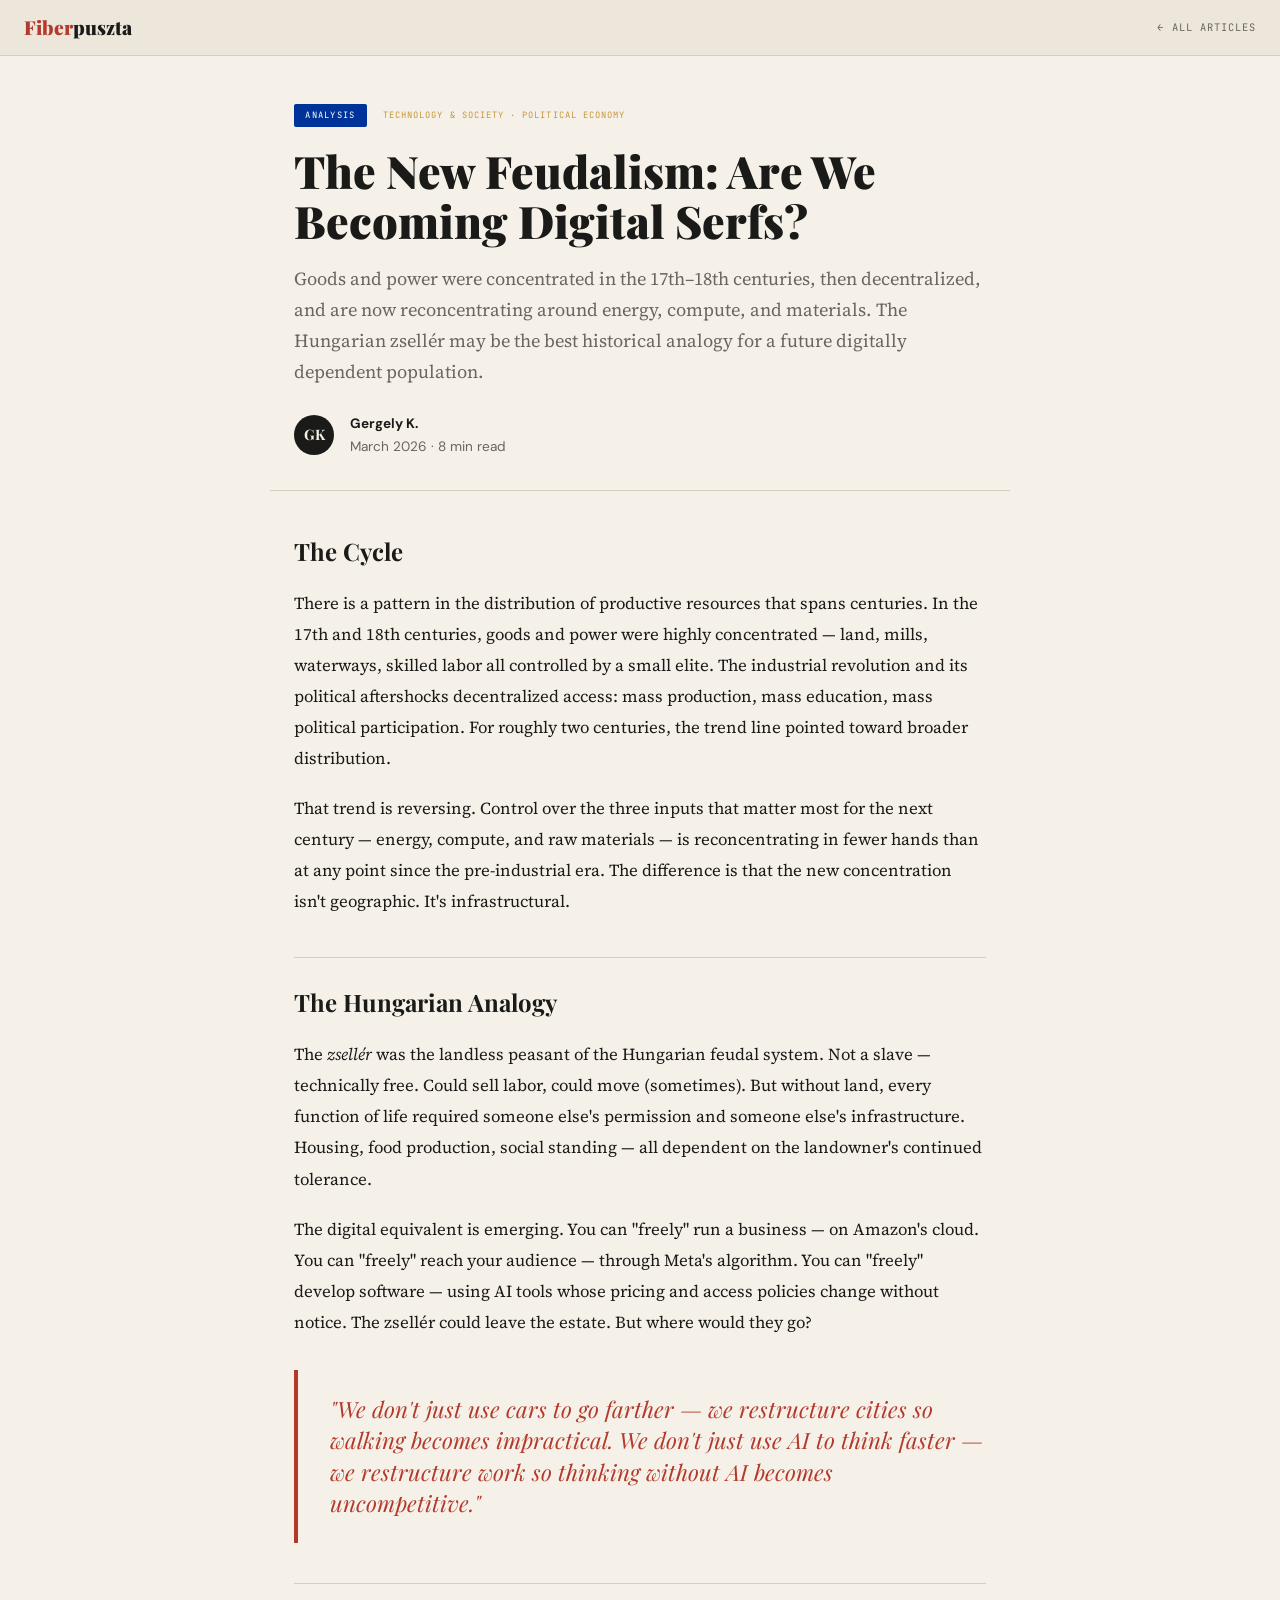
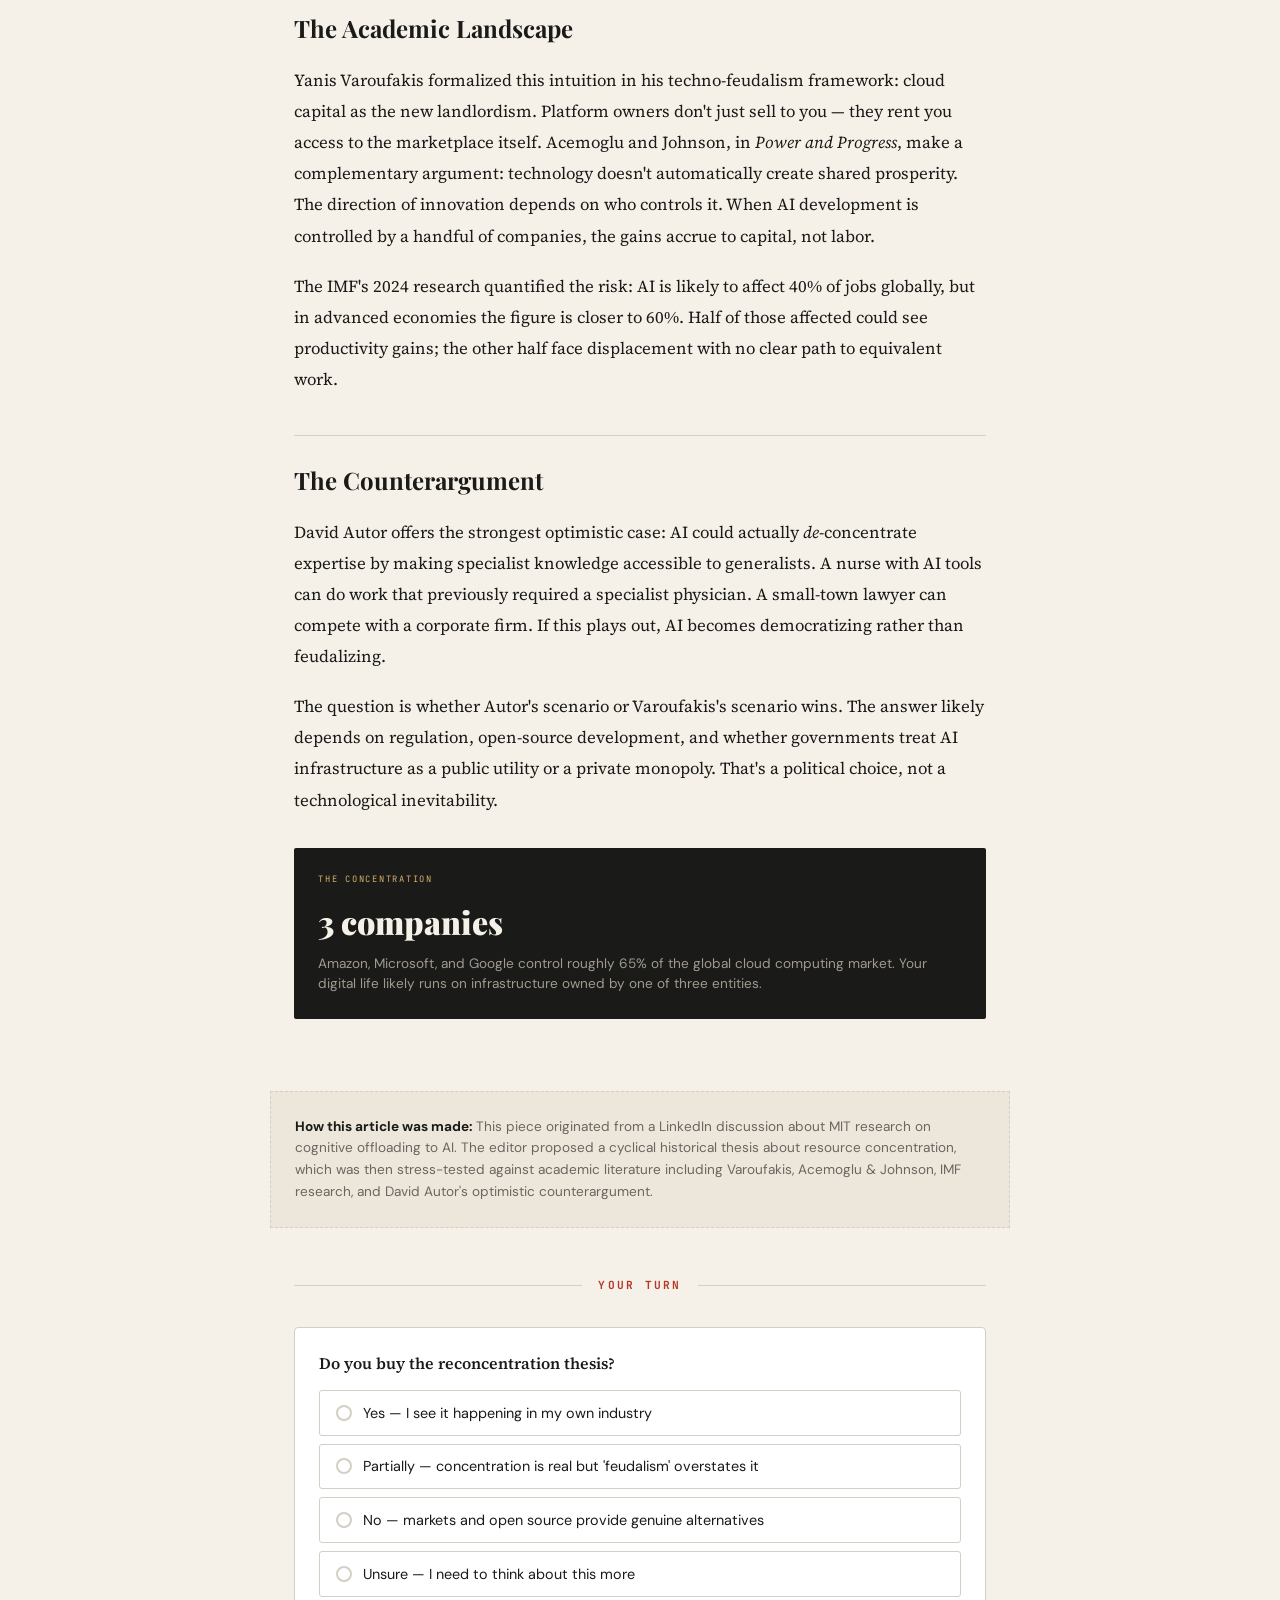
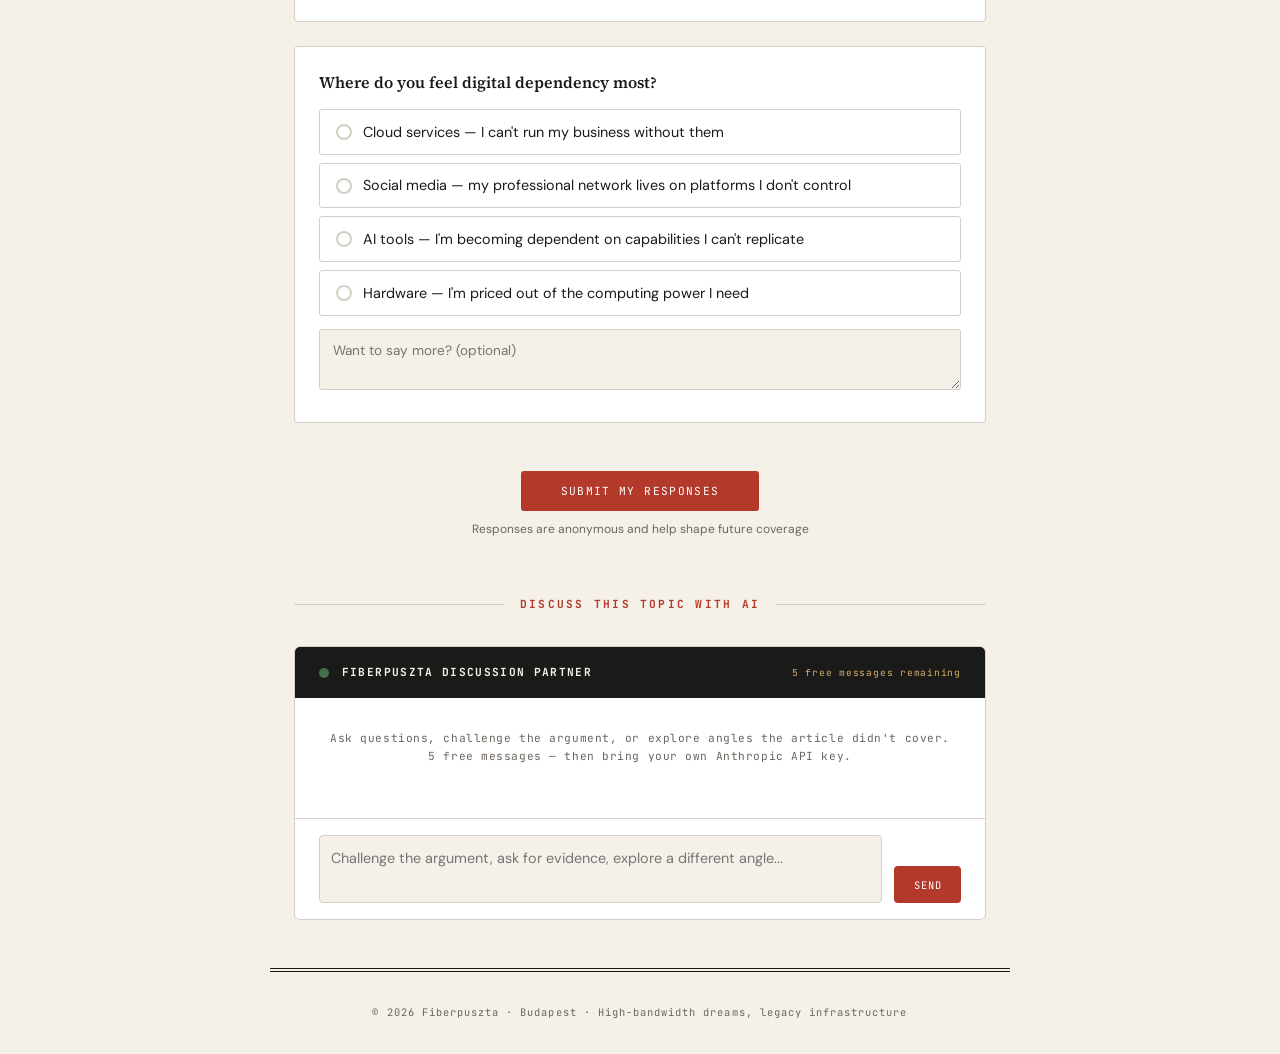
<file: articles/techno-feudalism-digital-serfs.html>
<!DOCTYPE html>
<html lang="en">
<head>
<meta charset="UTF-8">
<meta name="viewport" content="width=device-width, initial-scale=1.0">
<title>The New Feudalism: Are We Becoming Digital Serfs? — Fiberpuszta</title>
<link rel="stylesheet" href="../style.css">
</head>
<body>

<div class="topbar">
  <a href="../index.html" class="topbar-brand"><span>Fiber</span>puszta</a>
  <a href="../index.html" class="topbar-back">← All articles</a>
</div>

<header class="article-header">
  <div class="article-meta-top">
    <span class="article-tag tag-analysis">Analysis</span>
    <span class="tag-section">Technology & Society · Political Economy</span>
  </div>
  <h1>The New Feudalism: Are We Becoming Digital Serfs?</h1>
  <p class="article-deck">Goods and power were concentrated in the 17th–18th centuries, then decentralized, and are now reconcentrating around energy, compute, and materials. The Hungarian zsellér may be the best historical analogy for a future digitally dependent population.</p>
  <div class="article-byline">
    <div class="byline-avatar">GK</div>
    <div class="byline-info">
      <div class="byline-name">Gergely K.</div>
      <div class="byline-date">March 2026 · 8 min read</div>
    </div>
  </div>
</header>

<article class="article-body">

  <h2>The Cycle</h2>
  <p>There is a pattern in the distribution of productive resources that spans centuries. In the 17th and 18th centuries, goods and power were highly concentrated — land, mills, waterways, skilled labor all controlled by a small elite. The industrial revolution and its political aftershocks decentralized access: mass production, mass education, mass political participation. For roughly two centuries, the trend line pointed toward broader distribution.</p>
  <p>That trend is reversing. Control over the three inputs that matter most for the next century — energy, compute, and raw materials — is reconcentrating in fewer hands than at any point since the pre-industrial era. The difference is that the new concentration isn't geographic. It's infrastructural.</p>

  <h2>The Hungarian Analogy</h2>
  <p>The <em>zsellér</em> was the landless peasant of the Hungarian feudal system. Not a slave — technically free. Could sell labor, could move (sometimes). But without land, every function of life required someone else's permission and someone else's infrastructure. Housing, food production, social standing — all dependent on the landowner's continued tolerance.</p>
  <p>The digital equivalent is emerging. You can "freely" run a business — on Amazon's cloud. You can "freely" reach your audience — through Meta's algorithm. You can "freely" develop software — using AI tools whose pricing and access policies change without notice. The zsellér could leave the estate. But where would they go?</p>

  <div class="pull-quote">"We don't just use cars to go farther — we restructure cities so walking becomes impractical. We don't just use AI to think faster — we restructure work so thinking without AI becomes uncompetitive."</div>

  <h2>The Academic Landscape</h2>
  <p>Yanis Varoufakis formalized this intuition in his techno-feudalism framework: cloud capital as the new landlordism. Platform owners don't just sell to you — they rent you access to the marketplace itself. Acemoglu and Johnson, in <em>Power and Progress</em>, make a complementary argument: technology doesn't automatically create shared prosperity. The direction of innovation depends on who controls it. When AI development is controlled by a handful of companies, the gains accrue to capital, not labor.</p>
  <p>The IMF's 2024 research quantified the risk: AI is likely to affect 40% of jobs globally, but in advanced economies the figure is closer to 60%. Half of those affected could see productivity gains; the other half face displacement with no clear path to equivalent work.</p>

  <h2>The Counterargument</h2>
  <p>David Autor offers the strongest optimistic case: AI could actually <em>de</em>-concentrate expertise by making specialist knowledge accessible to generalists. A nurse with AI tools can do work that previously required a specialist physician. A small-town lawyer can compete with a corporate firm. If this plays out, AI becomes democratizing rather than feudalizing.</p>
  <p>The question is whether Autor's scenario or Varoufakis's scenario wins. The answer likely depends on regulation, open-source development, and whether governments treat AI infrastructure as a public utility or a private monopoly. That's a political choice, not a technological inevitability.</p>

  <div class="data-callout"><div class="dc-label">The Concentration</div><div class="dc-stat">3 companies</div><div class="dc-context">Amazon, Microsoft, and Google control roughly 65% of the global cloud computing market. Your digital life likely runs on infrastructure owned by one of three entities.</div></div>

</article>

<div class="origin-note">
  <strong>How this article was made:</strong> This piece originated from a LinkedIn discussion about MIT research on cognitive offloading to AI. The editor proposed a cyclical historical thesis about resource concentration, which was then stress-tested against academic literature including Varoufakis, Acemoglu & Johnson, IMF research, and David Autor's optimistic counterargument.
</div>

<div class="engage-section">
  <div class="engage-divider"><h2>Your Turn</h2></div>
  <div class="resonance-q">
      <h3>Do you buy the reconcentration thesis?</h3>
      <div class="resonance-options" data-question="thesis"><div class="resonance-opt" onclick="selectOption(this)"><div class="dot"></div><span>Yes — I see it happening in my own industry</span></div><div class="resonance-opt" onclick="selectOption(this)"><div class="dot"></div><span>Partially — concentration is real but 'feudalism' overstates it</span></div><div class="resonance-opt" onclick="selectOption(this)"><div class="dot"></div><span>No — markets and open source provide genuine alternatives</span></div><div class="resonance-opt" onclick="selectOption(this)"><div class="dot"></div><span>Unsure — I need to think about this more</span></div></div>
      
    </div>
  <div class="resonance-q">
      <h3>Where do you feel digital dependency most?</h3>
      <div class="resonance-options" data-question="experience"><div class="resonance-opt" onclick="selectOption(this)"><div class="dot"></div><span>Cloud services — I can't run my business without them</span></div><div class="resonance-opt" onclick="selectOption(this)"><div class="dot"></div><span>Social media — my professional network lives on platforms I don't control</span></div><div class="resonance-opt" onclick="selectOption(this)"><div class="dot"></div><span>AI tools — I'm becoming dependent on capabilities I can't replicate</span></div><div class="resonance-opt" onclick="selectOption(this)"><div class="dot"></div><span>Hardware — I'm priced out of the computing power I need</span></div></div>
      <div class="resonance-freetext"><textarea placeholder="Want to say more? (optional)"></textarea></div>
    </div>
  <div class="submit-responses">
    <button class="btn-submit-responses" onclick="submitResponses()">Submit My Responses</button>
    <p class="submit-note">Responses are anonymous and help shape future coverage</p>
  </div>
</div>

<div class="chat-section">
  <div class="engage-divider"><h2>Discuss This Topic with AI</h2></div>
  <div class="chat-container">
    <div class="chat-header">
      <div class="chat-header-left">
        <div class="chat-ai-dot"></div>
        <h3>Fiberpuszta Discussion Partner</h3>
      </div>
      <div class="chat-budget" id="budget-display">5 free messages remaining</div>
    </div>
    <div class="chat-messages" id="chat-messages">
      <div class="chat-msg system">
        Ask questions, challenge the argument, or explore angles the article didn't cover.
        5 free messages — then bring your own Anthropic API key.
      </div>
    </div>
    <div class="chat-input-area">
      <textarea id="chat-input" placeholder="Challenge the argument, ask for evidence, explore a different angle..."></textarea>
      <button class="btn-send" id="btn-send" onclick="sendMessage()">Send</button>
    </div>
    <div class="byok-section" id="byok-section">
      <p><strong>Free messages used up.</strong> Enter your Anthropic API key to continue. Stored only in your browser.</p>
      <div class="byok-row">
        <input type="password" placeholder="sk-ant-api03-..." id="byok-input">
        <button class="btn-byok" onclick="activateBYOK()">Unlock</button>
      </div>
    </div>
  </div>
</div>

<div class="article-footer">
  <p>© 2026 Fiberpuszta · Budapest · High-bandwidth dreams, legacy infrastructure</p>
</div>

<script>
window.ARTICLE_CONTEXT = "You are a discussion partner on the Fiberpuszta journal. The reader has read an analysis arguing that we're entering a new phase of resource concentration around energy, compute, and materials \u2014 creating digital dependency analogous to feudal land dependency. Key references: Varoufakis's techno-feudalism, Acemoglu & Johnson's Power and Progress, IMF 2024 research on AI and inequality, Autor's optimistic counterargument. The article uses the Hungarian zsell\u00e9r (landless peasant) as an analogy. Challenge the reader: is the feudalism metaphor accurate or misleading? What about agency, alternatives, open source? Be direct, 2-3 paragraphs max.";
</script>
<script src="../chat.js"></script>
</body>
</html>
</file>
<file: style.css>
/* === FIBERPUSZTA SHARED STYLES === */
@import url('https://fonts.googleapis.com/css2?family=Playfair+Display:ital,wght@0,400;0,700;0,900;1,400;1,700&family=Source+Serif+4:ital,opsz,wght@0,8..60,300;0,8..60,400;0,8..60,600;1,8..60,400&family=JetBrains+Mono:wght@400;500&family=DM+Sans:ital,wght@0,400;0,500;0,700;1,400&display=swap');

:root {
  --ink: #1a1a18;
  --paper: #f5f0e8;
  --paper-alt: #ede7db;
  --accent: #b33a2b;
  --accent-dark: #8a2a1e;
  --gold: #c4973b;
  --gold-muted: #d4b06a;
  --muted: #6b6560;
  --light-rule: #d4cfc5;
  --tag-bg: #e8e2d6;
  --tag-text: #5a554e;
  --eu-blue: #003399;
  --hu-green: #436f4d;
}

* { margin: 0; padding: 0; box-sizing: border-box; }

body {
  font-family: 'DM Sans', sans-serif;
  background: var(--paper);
  color: var(--ink);
  line-height: 1.7;
  -webkit-font-smoothing: antialiased;
}

/* === TOP BAR === */
.topbar {
  border-bottom: 1px solid var(--light-rule);
  background: var(--paper-alt);
  padding: 0.7rem 1.5rem;
  display: flex;
  align-items: center;
  justify-content: space-between;
  position: sticky;
  top: 0;
  z-index: 100;
}
.topbar-brand {
  font-family: 'Playfair Display', serif;
  font-size: 1.2rem;
  font-weight: 900;
  text-decoration: none;
  color: var(--ink);
}
.topbar-brand span { color: var(--accent); }
.topbar-back {
  font-family: 'JetBrains Mono', monospace;
  font-size: 0.65rem;
  letter-spacing: 0.1em;
  text-transform: uppercase;
  text-decoration: none;
  color: var(--muted);
  transition: color 0.2s;
}
.topbar-back:hover { color: var(--ink); }

/* === ARTICLE HEADER === */
.article-header {
  max-width: 740px;
  margin: 0 auto;
  padding: 3rem 1.5rem 2rem;
  border-bottom: 1px solid var(--light-rule);
}
.article-meta-top {
  display: flex;
  align-items: center;
  gap: 1rem;
  margin-bottom: 1.2rem;
  flex-wrap: wrap;
}
.article-tag {
  font-family: 'JetBrains Mono', monospace;
  font-size: 0.55rem;
  letter-spacing: 0.15em;
  text-transform: uppercase;
  padding: 0.25rem 0.7rem;
  border-radius: 2px;
}
.tag-opinion { background: var(--accent); color: white; }
.tag-analysis { background: var(--eu-blue); color: white; }
.tag-research { background: var(--hu-green); color: white; }
.tag-investigation { background: var(--ink); color: var(--paper); }
.tag-essay { background: var(--gold); color: white; }
.tag-section {
  font-family: 'JetBrains Mono', monospace;
  font-size: 0.55rem;
  letter-spacing: 0.12em;
  text-transform: uppercase;
  color: var(--gold);
}
.article-header h1 {
  font-family: 'Playfair Display', serif;
  font-size: clamp(2rem, 4vw, 2.8rem);
  font-weight: 900;
  line-height: 1.12;
  margin-bottom: 1rem;
}
.article-deck {
  font-family: 'Source Serif 4', serif;
  font-size: 1.15rem;
  color: var(--muted);
  line-height: 1.7;
  margin-bottom: 1.5rem;
}
.article-byline {
  display: flex;
  align-items: center;
  gap: 1rem;
  flex-wrap: wrap;
}
.byline-avatar {
  width: 40px;
  height: 40px;
  border-radius: 50%;
  background: var(--ink);
  display: flex;
  align-items: center;
  justify-content: center;
  font-family: 'Playfair Display', serif;
  font-weight: 700;
  color: var(--paper);
  font-size: 0.9rem;
}
.byline-info { font-size: 0.85rem; }
.byline-name { font-weight: 700; }
.byline-date { color: var(--muted); }

/* === ARTICLE BODY === */
.article-body {
  max-width: 740px;
  margin: 0 auto;
  padding: 2.5rem 1.5rem;
}
.article-body h2 {
  font-family: 'Playfair Display', serif;
  font-size: 1.5rem;
  font-weight: 700;
  margin: 2.5rem 0 1rem;
  padding-top: 1.5rem;
  border-top: 1px solid var(--light-rule);
}
.article-body h2:first-of-type {
  border-top: none;
  padding-top: 0;
  margin-top: 0;
}
.article-body p {
  font-family: 'Source Serif 4', serif;
  font-size: 1.05rem;
  line-height: 1.85;
  margin-bottom: 1.2rem;
}
.article-body ul, .article-body ol {
  font-family: 'Source Serif 4', serif;
  font-size: 1.05rem;
  line-height: 1.85;
  margin: 0 0 1.2rem 1.5rem;
}
.article-body li { margin-bottom: 0.4rem; }
.editor-note {
  font-family: 'DM Sans', sans-serif;
  font-size: 0.9rem;
  font-style: italic;
  color: var(--muted);
  border-left: 3px solid var(--accent);
  padding: 1rem 1.5rem;
  margin: 2rem 0;
  background: rgba(179, 58, 43, 0.04);
}
.counterpoint {
  font-family: 'DM Sans', sans-serif;
  font-size: 0.95rem;
  border-left: 3px solid var(--eu-blue);
  padding: 1rem 1.5rem;
  margin: 1.5rem 0;
  background: rgba(0, 51, 153, 0.03);
  line-height: 1.7;
}
.counterpoint p { font-family: 'DM Sans', sans-serif; font-size: 0.95rem; }
.counterpoint-label {
  font-family: 'JetBrains Mono', monospace;
  font-size: 0.6rem;
  letter-spacing: 0.15em;
  text-transform: uppercase;
  color: var(--eu-blue);
  margin-bottom: 0.4rem;
}
.pull-quote {
  font-family: 'Playfair Display', serif;
  font-size: 1.4rem;
  font-style: italic;
  line-height: 1.4;
  color: var(--accent);
  padding: 1.5rem 0 1.5rem 2rem;
  border-left: 4px solid var(--accent);
  margin: 2rem 0;
}
.data-callout {
  background: var(--ink);
  color: var(--paper);
  padding: 1.5rem;
  margin: 2rem 0;
  border-radius: 2px;
}
.data-callout .dc-label {
  font-family: 'JetBrains Mono', monospace;
  font-size: 0.55rem;
  letter-spacing: 0.2em;
  text-transform: uppercase;
  color: var(--gold-muted);
  margin-bottom: 0.5rem;
}
.data-callout .dc-stat {
  font-family: 'Playfair Display', serif;
  font-size: 2rem;
  font-weight: 900;
  margin-bottom: 0.3rem;
}
.data-callout .dc-context {
  font-size: 0.85rem;
  color: #a09a90;
  line-height: 1.5;
}
.origin-note {
  max-width: 740px;
  margin: 0 auto;
  padding: 1.5rem;
  border: 1px dashed var(--light-rule);
  background: var(--paper-alt);
  font-size: 0.85rem;
  color: var(--muted);
  line-height: 1.6;
}
.origin-note strong { color: var(--ink); }

/* === ENGAGEMENT === */
.engage-section {
  max-width: 740px;
  margin: 3rem auto 0;
  padding: 0 1.5rem;
}
.engage-divider {
  display: flex;
  align-items: center;
  gap: 1rem;
  margin-bottom: 2rem;
}
.engage-divider::before,
.engage-divider::after {
  content: '';
  flex: 1;
  height: 1px;
  background: var(--light-rule);
}
.engage-divider h2 {
  font-family: 'JetBrains Mono', monospace;
  font-size: 0.7rem;
  letter-spacing: 0.2em;
  text-transform: uppercase;
  color: var(--accent);
  white-space: nowrap;
}

/* Resonance */
.resonance-q {
  margin-bottom: 1.5rem;
  padding: 1.5rem;
  background: white;
  border: 1px solid var(--light-rule);
  border-radius: 4px;
}
.resonance-q h3 {
  font-family: 'Source Serif 4', serif;
  font-size: 1rem;
  font-weight: 600;
  margin-bottom: 1rem;
  line-height: 1.4;
}
.resonance-options { display: flex; flex-direction: column; gap: 0.5rem; }
.resonance-opt {
  display: flex; align-items: center; gap: 0.7rem;
  padding: 0.6rem 1rem; border: 1px solid var(--light-rule);
  border-radius: 3px; cursor: pointer; transition: all 0.15s; font-size: 0.9rem;
}
.resonance-opt:hover { border-color: var(--accent); background: rgba(179,58,43,0.03); }
.resonance-opt.selected { border-color: var(--accent); background: rgba(179,58,43,0.08); font-weight: 500; }
.resonance-opt .dot {
  width: 16px; height: 16px; border: 2px solid var(--light-rule);
  border-radius: 50%; flex-shrink: 0; display: flex; align-items: center;
  justify-content: center; transition: all 0.15s;
}
.resonance-opt.selected .dot { border-color: var(--accent); }
.resonance-opt.selected .dot::after {
  content: ''; width: 8px; height: 8px; border-radius: 50%; background: var(--accent);
}
.resonance-freetext textarea {
  width: 100%; border: 1px solid var(--light-rule); border-radius: 3px;
  padding: 0.8rem; font-family: 'DM Sans', sans-serif; font-size: 0.85rem;
  resize: vertical; min-height: 60px; background: var(--paper); margin-top: 0.8rem;
}
.resonance-freetext textarea:focus { outline: none; border-color: var(--accent); }

/* Chat */
.chat-section { max-width: 740px; margin: 0 auto 3rem; padding: 0 1.5rem; }
.chat-container { border: 1px solid var(--light-rule); border-radius: 6px; overflow: hidden; background: white; }
.chat-header {
  background: var(--ink); color: var(--paper); padding: 1rem 1.5rem;
  display: flex; align-items: center; justify-content: space-between;
}
.chat-header-left { display: flex; align-items: center; gap: 0.8rem; }
.chat-ai-dot {
  width: 10px; height: 10px; border-radius: 50%; background: var(--hu-green);
  animation: pulse 2s infinite;
}
@keyframes pulse { 0%,100%{opacity:1} 50%{opacity:0.5} }
.chat-header h3 {
  font-family: 'JetBrains Mono', monospace; font-size: 0.7rem;
  letter-spacing: 0.12em; text-transform: uppercase;
}
.chat-budget {
  font-family: 'JetBrains Mono', monospace; font-size: 0.6rem;
  color: var(--gold-muted); letter-spacing: 0.08em;
}
.chat-messages {
  padding: 1.5rem; min-height: 120px; max-height: 500px;
  overflow-y: auto; display: flex; flex-direction: column; gap: 1rem;
}
.chat-msg { max-width: 85%; padding: 0.8rem 1.2rem; border-radius: 8px; font-size: 0.9rem; line-height: 1.6; }
.chat-msg.system {
  align-self: center; max-width: 100%; text-align: center; background: transparent;
  color: var(--muted); font-family: 'JetBrains Mono', monospace; font-size: 0.7rem;
  letter-spacing: 0.05em; padding: 0.5rem;
}
.chat-msg.ai { align-self: flex-start; background: var(--paper); border: 1px solid var(--light-rule); }
.chat-msg.user { align-self: flex-end; background: var(--ink); color: var(--paper); }
.chat-msg .msg-label {
  font-family: 'JetBrains Mono', monospace; font-size: 0.55rem;
  letter-spacing: 0.1em; text-transform: uppercase; margin-bottom: 0.3rem; opacity: 0.6;
}
.chat-input-area {
  border-top: 1px solid var(--light-rule); padding: 1rem 1.5rem;
  display: flex; gap: 0.8rem; align-items: flex-end;
}
.chat-input-area textarea {
  flex: 1; border: 1px solid var(--light-rule); border-radius: 4px;
  padding: 0.7rem; font-family: 'DM Sans', sans-serif; font-size: 0.9rem;
  resize: none; min-height: 42px; max-height: 120px; background: var(--paper); line-height: 1.5;
}
.chat-input-area textarea:focus { outline: none; border-color: var(--accent); }
.btn-send {
  background: var(--accent); color: white; border: none; padding: 0.7rem 1.2rem;
  font-family: 'JetBrains Mono', monospace; font-size: 0.65rem; letter-spacing: 0.1em;
  text-transform: uppercase; cursor: pointer; border-radius: 4px; white-space: nowrap;
}
.btn-send:hover { background: var(--accent-dark); }
.btn-send:disabled { background: var(--muted); cursor: not-allowed; }
.byok-section {
  padding: 1.2rem 1.5rem; border-top: 1px solid var(--light-rule);
  background: var(--paper-alt); display: none;
}
.byok-section.visible { display: block; }
.byok-section p { font-size: 0.8rem; color: var(--muted); margin-bottom: 0.6rem; line-height: 1.5; }
.byok-row { display: flex; gap: 0.5rem; }
.byok-row input {
  flex: 1; border: 1px solid var(--light-rule); border-radius: 3px;
  padding: 0.5rem 0.8rem; font-family: 'JetBrains Mono', monospace; font-size: 0.75rem; background: white;
}
.byok-row input:focus { outline: none; border-color: var(--accent); }
.btn-byok {
  background: var(--hu-green); color: white; border: none; padding: 0.5rem 1rem;
  font-family: 'JetBrains Mono', monospace; font-size: 0.6rem; letter-spacing: 0.1em;
  text-transform: uppercase; cursor: pointer; border-radius: 3px;
}
.loading-dots span { animation: blink 1.4s infinite both; font-size: 1.2rem; }
.loading-dots span:nth-child(2) { animation-delay: 0.2s; }
.loading-dots span:nth-child(3) { animation-delay: 0.4s; }
@keyframes blink { 0%,80%,100%{opacity:0.2} 40%{opacity:1} }

.submit-responses { text-align: center; padding: 1.5rem 0; margin-bottom: 2rem; }
.btn-submit-responses {
  background: var(--accent); color: white; border: none; padding: 0.8rem 2.5rem;
  font-family: 'JetBrains Mono', monospace; font-size: 0.7rem; letter-spacing: 0.12em;
  text-transform: uppercase; cursor: pointer; border-radius: 3px;
}
.btn-submit-responses:hover { background: var(--accent-dark); }
.submit-note { font-size: 0.75rem; color: var(--muted); margin-top: 0.5rem; }

.article-footer {
  max-width: 740px; margin: 0 auto; padding: 2rem 1.5rem;
  border-top: 4px double var(--ink); text-align: center;
}
.article-footer p {
  font-family: 'JetBrains Mono', monospace; font-size: 0.65rem;
  color: var(--muted); letter-spacing: 0.1em;
}

@media (max-width: 600px) {
  .byok-row { flex-direction: column; }
  .chat-msg { max-width: 95%; }
}
</file>
